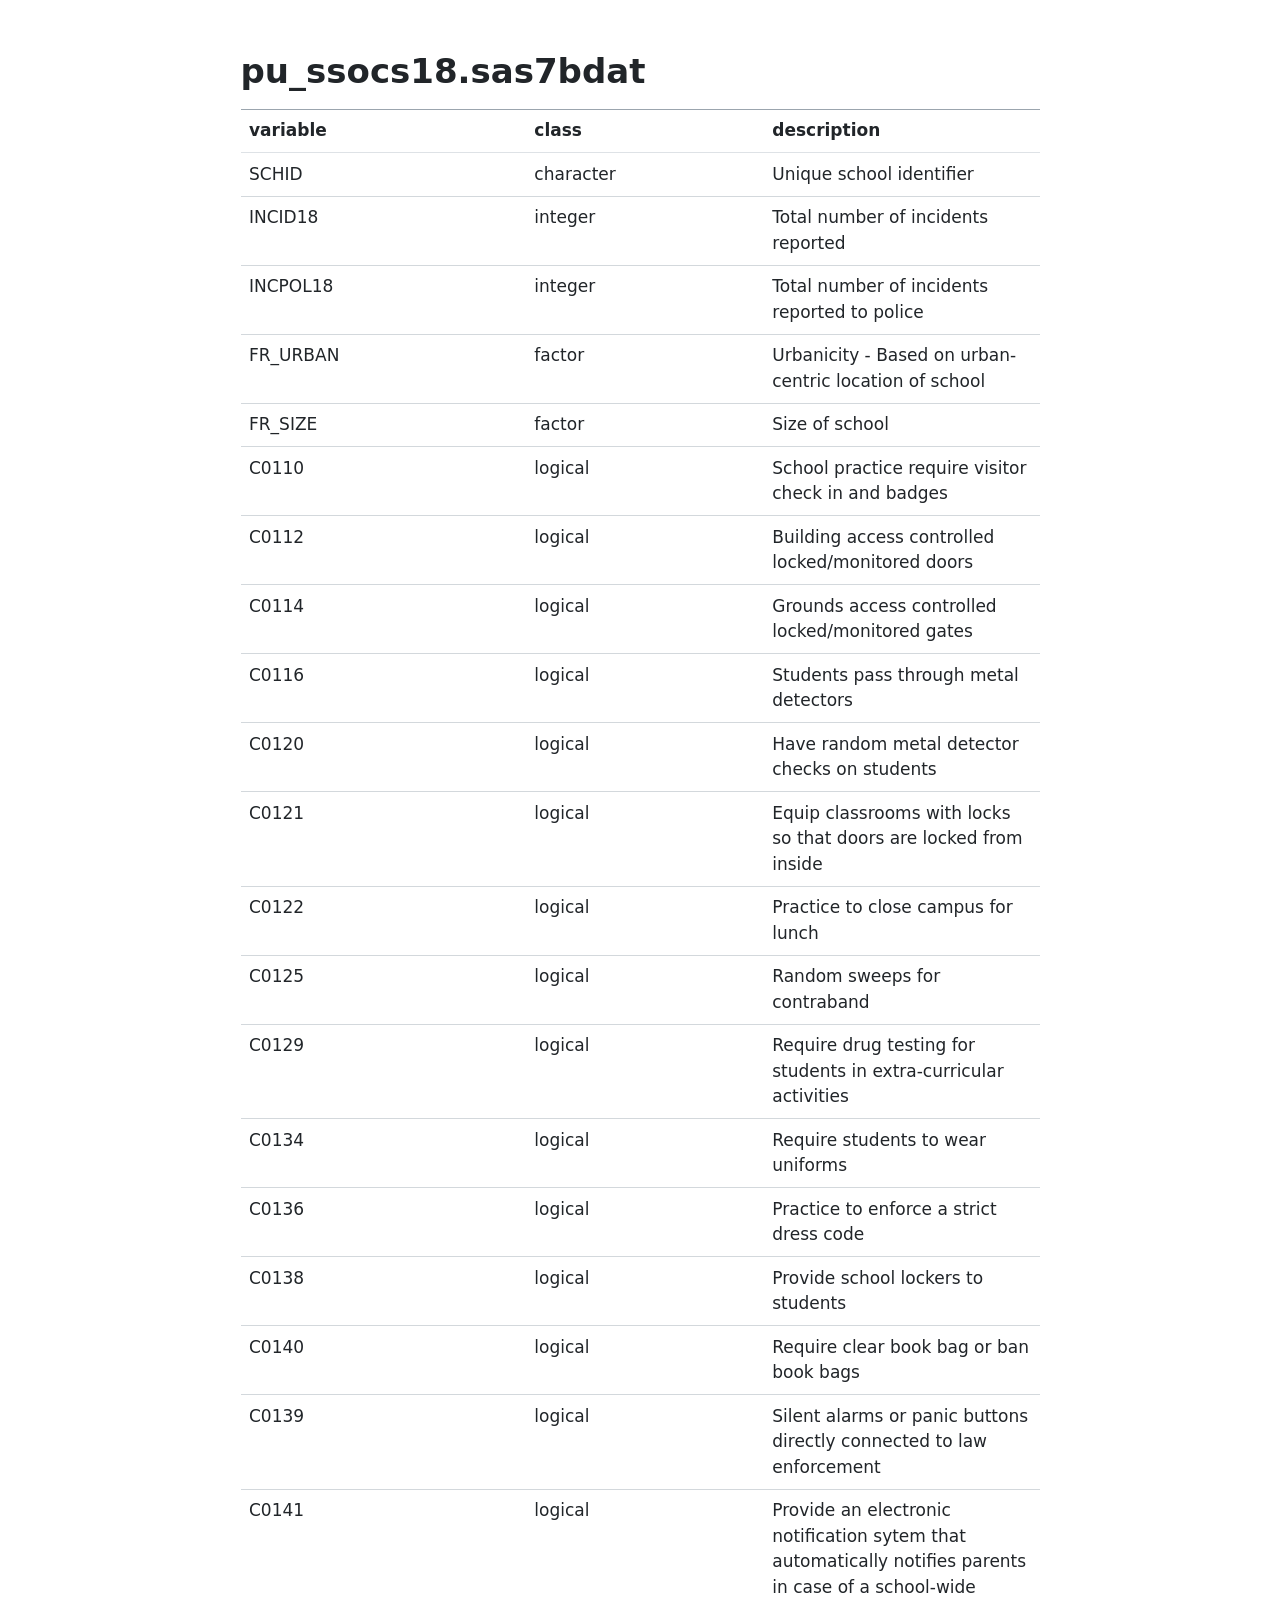
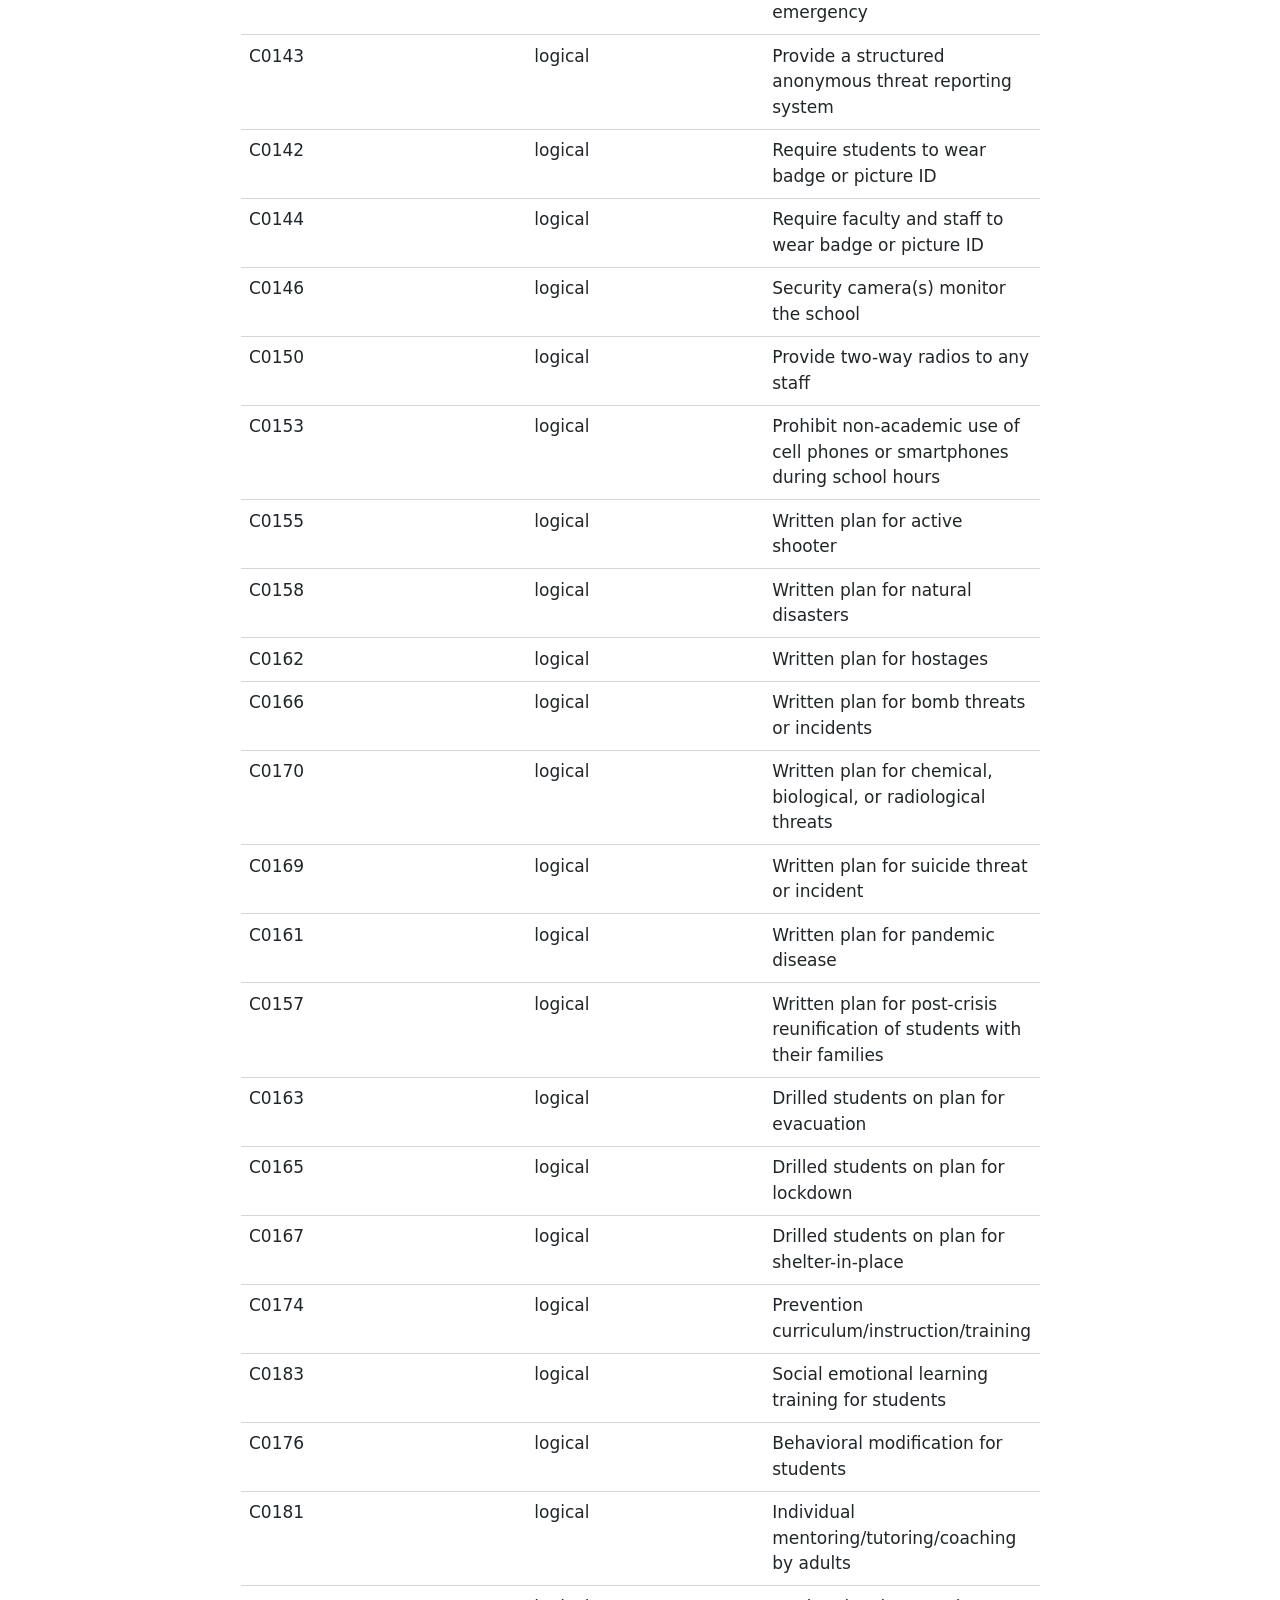
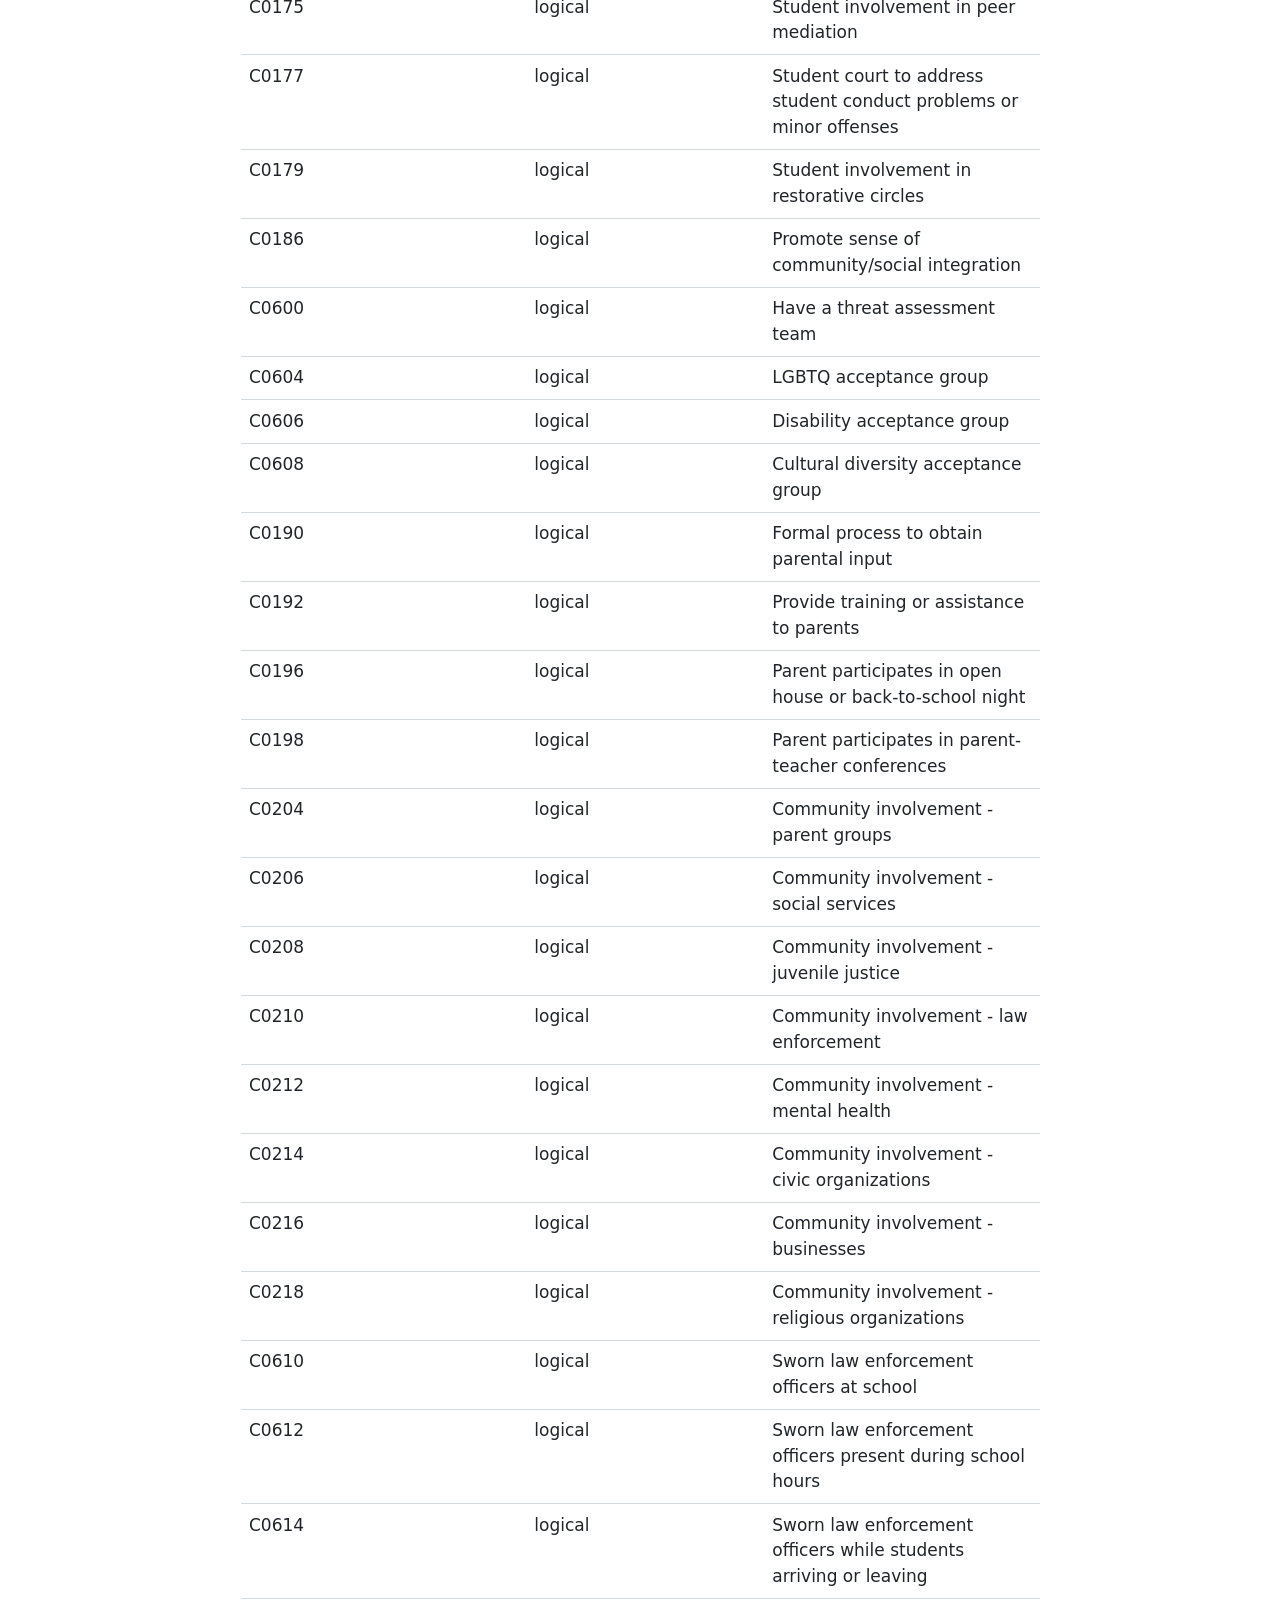
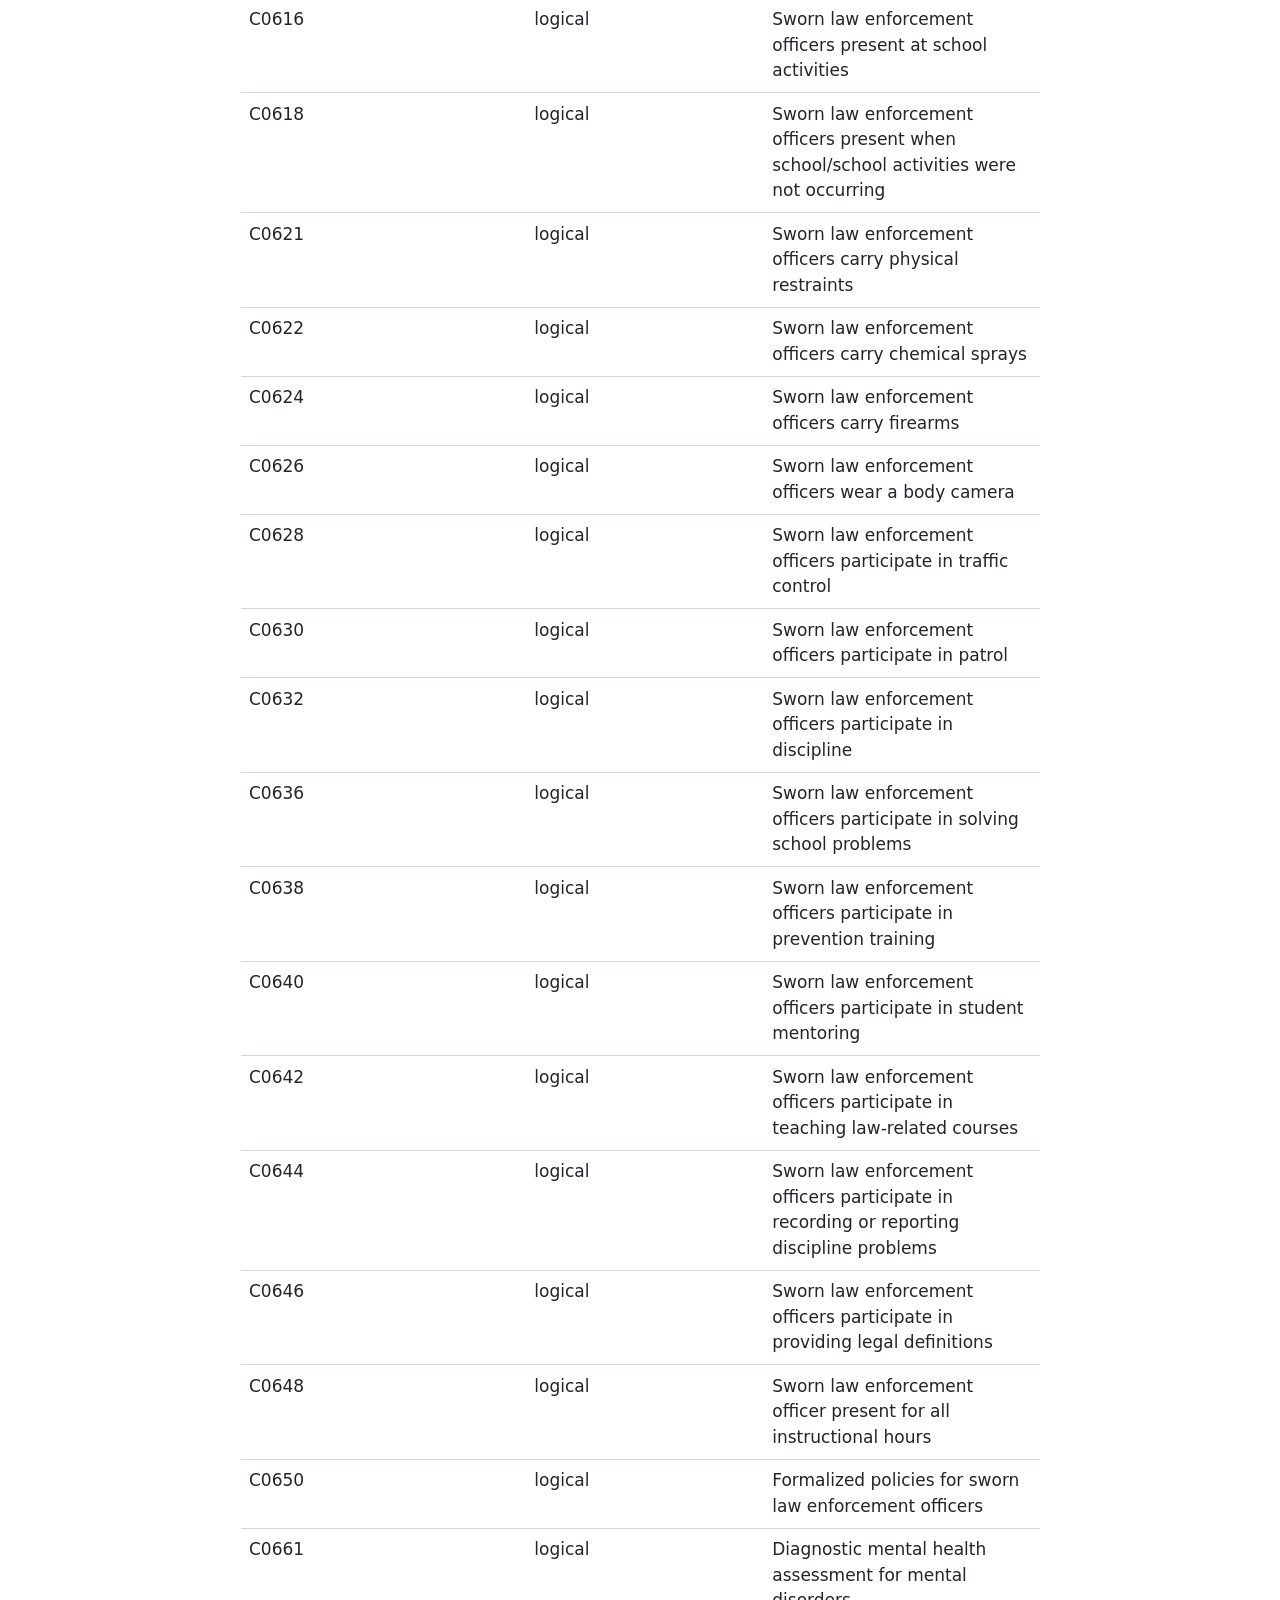
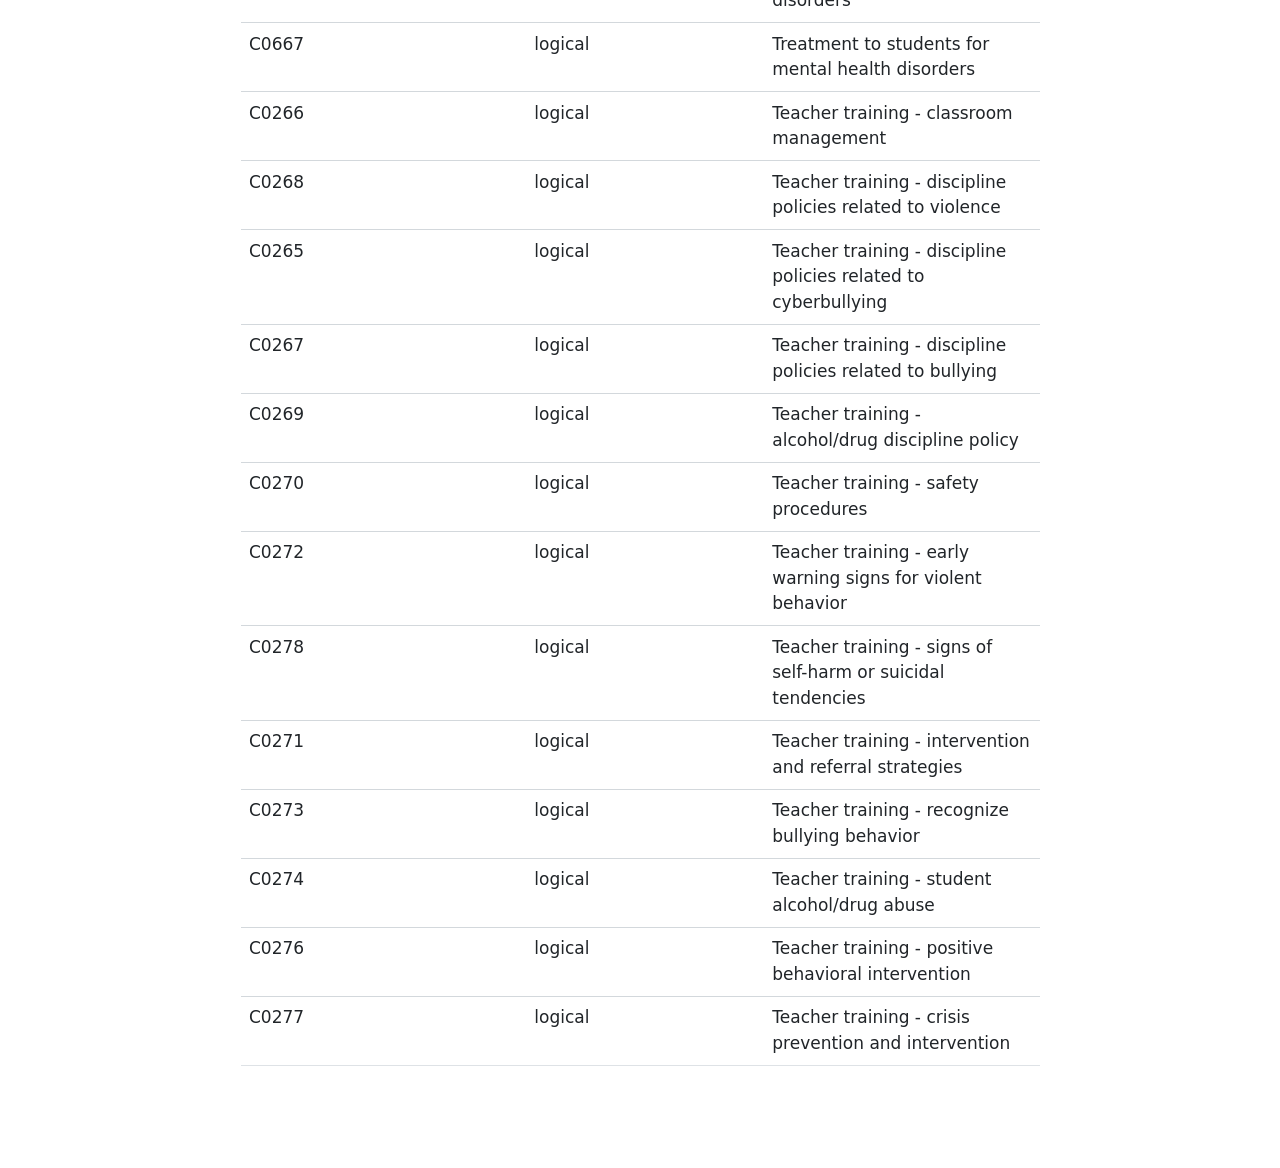
<file: data/README.html>
<!DOCTYPE html>
<html xmlns="http://www.w3.org/1999/xhtml" lang="en" xml:lang="en"><head>

<meta charset="utf-8">
<meta name="generator" content="quarto-1.4.514">

<meta name="viewport" content="width=device-width, initial-scale=1.0, user-scalable=yes">


<title>readme</title>
<style>
code{white-space: pre-wrap;}
span.smallcaps{font-variant: small-caps;}
div.columns{display: flex; gap: min(4vw, 1.5em);}
div.column{flex: auto; overflow-x: auto;}
div.hanging-indent{margin-left: 1.5em; text-indent: -1.5em;}
ul.task-list{list-style: none;}
ul.task-list li input[type="checkbox"] {
  width: 0.8em;
  margin: 0 0.8em 0.2em -1em; /* quarto-specific, see https://github.com/quarto-dev/quarto-cli/issues/4556 */ 
  vertical-align: middle;
}
</style>


<script src="README_files/libs/clipboard/clipboard.min.js"></script>
<script src="README_files/libs/quarto-html/quarto.js"></script>
<script src="README_files/libs/quarto-html/popper.min.js"></script>
<script src="README_files/libs/quarto-html/tippy.umd.min.js"></script>
<script src="README_files/libs/quarto-html/anchor.min.js"></script>
<link href="README_files/libs/quarto-html/tippy.css" rel="stylesheet">
<link href="README_files/libs/quarto-html/quarto-syntax-highlighting.css" rel="stylesheet" id="quarto-text-highlighting-styles">
<script src="README_files/libs/bootstrap/bootstrap.min.js"></script>
<link href="README_files/libs/bootstrap/bootstrap-icons.css" rel="stylesheet">
<link href="README_files/libs/bootstrap/bootstrap.min.css" rel="stylesheet" id="quarto-bootstrap" data-mode="light">


</head>

<body class="fullcontent">

<div id="quarto-content" class="page-columns page-rows-contents page-layout-article">

<main class="content" id="quarto-document-content">




<section id="pu_ssocs18.sas7bdat" class="level1">
<h1>pu_ssocs18.sas7bdat</h1>
<table class="table">
<colgroup>
<col style="width: 36%">
<col style="width: 30%">
<col style="width: 33%">
</colgroup>
<thead>
<tr class="header">
<th style="text-align: left;">variable</th>
<th style="text-align: left;">class</th>
<th style="text-align: left;">description</th>
</tr>
</thead>
<tbody>
<tr class="odd">
<td style="text-align: left;">SCHID</td>
<td style="text-align: left;">character</td>
<td style="text-align: left;">Unique school identifier</td>
</tr>
<tr class="even">
<td style="text-align: left;">INCID18</td>
<td style="text-align: left;">integer</td>
<td style="text-align: left;">Total number of incidents reported</td>
</tr>
<tr class="odd">
<td style="text-align: left;">INCPOL18</td>
<td style="text-align: left;">integer</td>
<td style="text-align: left;">Total number of incidents reported to police</td>
</tr>
<tr class="even">
<td style="text-align: left;">FR_URBAN</td>
<td style="text-align: left;">factor</td>
<td style="text-align: left;">Urbanicity - Based on urban-centric location of school</td>
</tr>
<tr class="odd">
<td style="text-align: left;">FR_SIZE</td>
<td style="text-align: left;">factor</td>
<td style="text-align: left;">Size of school</td>
</tr>
<tr class="even">
<td style="text-align: left;">C0110</td>
<td style="text-align: left;">logical</td>
<td style="text-align: left;">School practice require visitor check in and badges</td>
</tr>
<tr class="odd">
<td style="text-align: left;">C0112</td>
<td style="text-align: left;">logical</td>
<td style="text-align: left;">Building access controlled locked/monitored doors</td>
</tr>
<tr class="even">
<td style="text-align: left;">C0114</td>
<td style="text-align: left;">logical</td>
<td style="text-align: left;">Grounds access controlled locked/monitored gates</td>
</tr>
<tr class="odd">
<td style="text-align: left;">C0116</td>
<td style="text-align: left;">logical</td>
<td style="text-align: left;">Students pass through metal detectors</td>
</tr>
<tr class="even">
<td style="text-align: left;">C0120</td>
<td style="text-align: left;">logical</td>
<td style="text-align: left;">Have random metal detector checks on students</td>
</tr>
<tr class="odd">
<td style="text-align: left;">C0121</td>
<td style="text-align: left;">logical</td>
<td style="text-align: left;">Equip classrooms with locks so that doors are locked from inside</td>
</tr>
<tr class="even">
<td style="text-align: left;">C0122</td>
<td style="text-align: left;">logical</td>
<td style="text-align: left;">Practice to close campus for lunch</td>
</tr>
<tr class="odd">
<td style="text-align: left;">C0125</td>
<td style="text-align: left;">logical</td>
<td style="text-align: left;">Random sweeps for contraband</td>
</tr>
<tr class="even">
<td style="text-align: left;">C0129</td>
<td style="text-align: left;">logical</td>
<td style="text-align: left;">Require drug testing for students in extra-curricular activities</td>
</tr>
<tr class="odd">
<td style="text-align: left;">C0134</td>
<td style="text-align: left;">logical</td>
<td style="text-align: left;">Require students to wear uniforms</td>
</tr>
<tr class="even">
<td style="text-align: left;">C0136</td>
<td style="text-align: left;">logical</td>
<td style="text-align: left;">Practice to enforce a strict dress code</td>
</tr>
<tr class="odd">
<td style="text-align: left;">C0138</td>
<td style="text-align: left;">logical</td>
<td style="text-align: left;">Provide school lockers to students</td>
</tr>
<tr class="even">
<td style="text-align: left;">C0140</td>
<td style="text-align: left;">logical</td>
<td style="text-align: left;">Require clear book bag or ban book bags</td>
</tr>
<tr class="odd">
<td style="text-align: left;">C0139</td>
<td style="text-align: left;">logical</td>
<td style="text-align: left;">Silent alarms or panic buttons directly connected to law enforcement</td>
</tr>
<tr class="even">
<td style="text-align: left;">C0141</td>
<td style="text-align: left;">logical</td>
<td style="text-align: left;">Provide an electronic notification sytem that automatically notifies parents in case of a school-wide emergency</td>
</tr>
<tr class="odd">
<td style="text-align: left;">C0143</td>
<td style="text-align: left;">logical</td>
<td style="text-align: left;">Provide a structured anonymous threat reporting system</td>
</tr>
<tr class="even">
<td style="text-align: left;">C0142</td>
<td style="text-align: left;">logical</td>
<td style="text-align: left;">Require students to wear badge or picture ID</td>
</tr>
<tr class="odd">
<td style="text-align: left;">C0144</td>
<td style="text-align: left;">logical</td>
<td style="text-align: left;">Require faculty and staff to wear badge or picture ID</td>
</tr>
<tr class="even">
<td style="text-align: left;">C0146</td>
<td style="text-align: left;">logical</td>
<td style="text-align: left;">Security camera(s) monitor the school</td>
</tr>
<tr class="odd">
<td style="text-align: left;">C0150</td>
<td style="text-align: left;">logical</td>
<td style="text-align: left;">Provide two-way radios to any staff</td>
</tr>
<tr class="even">
<td style="text-align: left;">C0153</td>
<td style="text-align: left;">logical</td>
<td style="text-align: left;">Prohibit non-academic use of cell phones or smartphones during school hours</td>
</tr>
<tr class="odd">
<td style="text-align: left;">C0155</td>
<td style="text-align: left;">logical</td>
<td style="text-align: left;">Written plan for active shooter</td>
</tr>
<tr class="even">
<td style="text-align: left;">C0158</td>
<td style="text-align: left;">logical</td>
<td style="text-align: left;">Written plan for natural disasters</td>
</tr>
<tr class="odd">
<td style="text-align: left;">C0162</td>
<td style="text-align: left;">logical</td>
<td style="text-align: left;">Written plan for hostages</td>
</tr>
<tr class="even">
<td style="text-align: left;">C0166</td>
<td style="text-align: left;">logical</td>
<td style="text-align: left;">Written plan for bomb threats or incidents</td>
</tr>
<tr class="odd">
<td style="text-align: left;">C0170</td>
<td style="text-align: left;">logical</td>
<td style="text-align: left;">Written plan for chemical, biological, or radiological threats</td>
</tr>
<tr class="even">
<td style="text-align: left;">C0169</td>
<td style="text-align: left;">logical</td>
<td style="text-align: left;">Written plan for suicide threat or incident</td>
</tr>
<tr class="odd">
<td style="text-align: left;">C0161</td>
<td style="text-align: left;">logical</td>
<td style="text-align: left;">Written plan for pandemic disease</td>
</tr>
<tr class="even">
<td style="text-align: left;">C0157</td>
<td style="text-align: left;">logical</td>
<td style="text-align: left;">Written plan for post-crisis reunification of students with their families</td>
</tr>
<tr class="odd">
<td style="text-align: left;">C0163</td>
<td style="text-align: left;">logical</td>
<td style="text-align: left;">Drilled students on plan for evacuation</td>
</tr>
<tr class="even">
<td style="text-align: left;">C0165</td>
<td style="text-align: left;">logical</td>
<td style="text-align: left;">Drilled students on plan for lockdown</td>
</tr>
<tr class="odd">
<td style="text-align: left;">C0167</td>
<td style="text-align: left;">logical</td>
<td style="text-align: left;">Drilled students on plan for shelter-in-place</td>
</tr>
<tr class="even">
<td style="text-align: left;">C0174</td>
<td style="text-align: left;">logical</td>
<td style="text-align: left;">Prevention curriculum/instruction/training</td>
</tr>
<tr class="odd">
<td style="text-align: left;">C0183</td>
<td style="text-align: left;">logical</td>
<td style="text-align: left;">Social emotional learning training for students</td>
</tr>
<tr class="even">
<td style="text-align: left;">C0176</td>
<td style="text-align: left;">logical</td>
<td style="text-align: left;">Behavioral modification for students</td>
</tr>
<tr class="odd">
<td style="text-align: left;">C0181</td>
<td style="text-align: left;">logical</td>
<td style="text-align: left;">Individual mentoring/tutoring/coaching by adults</td>
</tr>
<tr class="even">
<td style="text-align: left;">C0175</td>
<td style="text-align: left;">logical</td>
<td style="text-align: left;">Student involvement in peer mediation</td>
</tr>
<tr class="odd">
<td style="text-align: left;">C0177</td>
<td style="text-align: left;">logical</td>
<td style="text-align: left;">Student court to address student conduct problems or minor offenses</td>
</tr>
<tr class="even">
<td style="text-align: left;">C0179</td>
<td style="text-align: left;">logical</td>
<td style="text-align: left;">Student involvement in restorative circles</td>
</tr>
<tr class="odd">
<td style="text-align: left;">C0186</td>
<td style="text-align: left;">logical</td>
<td style="text-align: left;">Promote sense of community/social integration</td>
</tr>
<tr class="even">
<td style="text-align: left;">C0600</td>
<td style="text-align: left;">logical</td>
<td style="text-align: left;">Have a threat assessment team</td>
</tr>
<tr class="odd">
<td style="text-align: left;">C0604</td>
<td style="text-align: left;">logical</td>
<td style="text-align: left;">LGBTQ acceptance group</td>
</tr>
<tr class="even">
<td style="text-align: left;">C0606</td>
<td style="text-align: left;">logical</td>
<td style="text-align: left;">Disability acceptance group</td>
</tr>
<tr class="odd">
<td style="text-align: left;">C0608</td>
<td style="text-align: left;">logical</td>
<td style="text-align: left;">Cultural diversity acceptance group</td>
</tr>
<tr class="even">
<td style="text-align: left;">C0190</td>
<td style="text-align: left;">logical</td>
<td style="text-align: left;">Formal process to obtain parental input</td>
</tr>
<tr class="odd">
<td style="text-align: left;">C0192</td>
<td style="text-align: left;">logical</td>
<td style="text-align: left;">Provide training or assistance to parents</td>
</tr>
<tr class="even">
<td style="text-align: left;">C0196</td>
<td style="text-align: left;">logical</td>
<td style="text-align: left;">Parent participates in open house or back-to-school night</td>
</tr>
<tr class="odd">
<td style="text-align: left;">C0198</td>
<td style="text-align: left;">logical</td>
<td style="text-align: left;">Parent participates in parent-teacher conferences</td>
</tr>
<tr class="even">
<td style="text-align: left;">C0204</td>
<td style="text-align: left;">logical</td>
<td style="text-align: left;">Community involvement - parent groups</td>
</tr>
<tr class="odd">
<td style="text-align: left;">C0206</td>
<td style="text-align: left;">logical</td>
<td style="text-align: left;">Community involvement - social services</td>
</tr>
<tr class="even">
<td style="text-align: left;">C0208</td>
<td style="text-align: left;">logical</td>
<td style="text-align: left;">Community involvement - juvenile justice</td>
</tr>
<tr class="odd">
<td style="text-align: left;">C0210</td>
<td style="text-align: left;">logical</td>
<td style="text-align: left;">Community involvement - law enforcement</td>
</tr>
<tr class="even">
<td style="text-align: left;">C0212</td>
<td style="text-align: left;">logical</td>
<td style="text-align: left;">Community involvement - mental health</td>
</tr>
<tr class="odd">
<td style="text-align: left;">C0214</td>
<td style="text-align: left;">logical</td>
<td style="text-align: left;">Community involvement - civic organizations</td>
</tr>
<tr class="even">
<td style="text-align: left;">C0216</td>
<td style="text-align: left;">logical</td>
<td style="text-align: left;">Community involvement - businesses</td>
</tr>
<tr class="odd">
<td style="text-align: left;">C0218</td>
<td style="text-align: left;">logical</td>
<td style="text-align: left;">Community involvement - religious organizations</td>
</tr>
<tr class="even">
<td style="text-align: left;">C0610</td>
<td style="text-align: left;">logical</td>
<td style="text-align: left;">Sworn law enforcement officers at school</td>
</tr>
<tr class="odd">
<td style="text-align: left;">C0612</td>
<td style="text-align: left;">logical</td>
<td style="text-align: left;">Sworn law enforcement officers present during school hours</td>
</tr>
<tr class="even">
<td style="text-align: left;">C0614</td>
<td style="text-align: left;">logical</td>
<td style="text-align: left;">Sworn law enforcement officers while students arriving or leaving</td>
</tr>
<tr class="odd">
<td style="text-align: left;">C0616</td>
<td style="text-align: left;">logical</td>
<td style="text-align: left;">Sworn law enforcement officers present at school activities</td>
</tr>
<tr class="even">
<td style="text-align: left;">C0618</td>
<td style="text-align: left;">logical</td>
<td style="text-align: left;">Sworn law enforcement officers present when school/school activities were not occurring</td>
</tr>
<tr class="odd">
<td style="text-align: left;">C0621</td>
<td style="text-align: left;">logical</td>
<td style="text-align: left;">Sworn law enforcement officers carry physical restraints</td>
</tr>
<tr class="even">
<td style="text-align: left;">C0622</td>
<td style="text-align: left;">logical</td>
<td style="text-align: left;">Sworn law enforcement officers carry chemical sprays</td>
</tr>
<tr class="odd">
<td style="text-align: left;">C0624</td>
<td style="text-align: left;">logical</td>
<td style="text-align: left;">Sworn law enforcement officers carry firearms</td>
</tr>
<tr class="even">
<td style="text-align: left;">C0626</td>
<td style="text-align: left;">logical</td>
<td style="text-align: left;">Sworn law enforcement officers wear a body camera</td>
</tr>
<tr class="odd">
<td style="text-align: left;">C0628</td>
<td style="text-align: left;">logical</td>
<td style="text-align: left;">Sworn law enforcement officers participate in traffic control</td>
</tr>
<tr class="even">
<td style="text-align: left;">C0630</td>
<td style="text-align: left;">logical</td>
<td style="text-align: left;">Sworn law enforcement officers participate in patrol</td>
</tr>
<tr class="odd">
<td style="text-align: left;">C0632</td>
<td style="text-align: left;">logical</td>
<td style="text-align: left;">Sworn law enforcement officers participate in discipline</td>
</tr>
<tr class="even">
<td style="text-align: left;">C0636</td>
<td style="text-align: left;">logical</td>
<td style="text-align: left;">Sworn law enforcement officers participate in solving school problems</td>
</tr>
<tr class="odd">
<td style="text-align: left;">C0638</td>
<td style="text-align: left;">logical</td>
<td style="text-align: left;">Sworn law enforcement officers participate in prevention training</td>
</tr>
<tr class="even">
<td style="text-align: left;">C0640</td>
<td style="text-align: left;">logical</td>
<td style="text-align: left;">Sworn law enforcement officers participate in student mentoring</td>
</tr>
<tr class="odd">
<td style="text-align: left;">C0642</td>
<td style="text-align: left;">logical</td>
<td style="text-align: left;">Sworn law enforcement officers participate in teaching law-related courses</td>
</tr>
<tr class="even">
<td style="text-align: left;">C0644</td>
<td style="text-align: left;">logical</td>
<td style="text-align: left;">Sworn law enforcement officers participate in recording or reporting discipline problems</td>
</tr>
<tr class="odd">
<td style="text-align: left;">C0646</td>
<td style="text-align: left;">logical</td>
<td style="text-align: left;">Sworn law enforcement officers participate in providing legal definitions</td>
</tr>
<tr class="even">
<td style="text-align: left;">C0648</td>
<td style="text-align: left;">logical</td>
<td style="text-align: left;">Sworn law enforcement officer present for all instructional hours</td>
</tr>
<tr class="odd">
<td style="text-align: left;">C0650</td>
<td style="text-align: left;">logical</td>
<td style="text-align: left;">Formalized policies for sworn law enforcement officers</td>
</tr>
<tr class="even">
<td style="text-align: left;">C0661</td>
<td style="text-align: left;">logical</td>
<td style="text-align: left;">Diagnostic mental health assessment for mental disorders</td>
</tr>
<tr class="odd">
<td style="text-align: left;">C0667</td>
<td style="text-align: left;">logical</td>
<td style="text-align: left;">Treatment to students for mental health disorders</td>
</tr>
<tr class="even">
<td style="text-align: left;">C0266</td>
<td style="text-align: left;">logical</td>
<td style="text-align: left;">Teacher training - classroom management</td>
</tr>
<tr class="odd">
<td style="text-align: left;">C0268</td>
<td style="text-align: left;">logical</td>
<td style="text-align: left;">Teacher training - discipline policies related to violence</td>
</tr>
<tr class="even">
<td style="text-align: left;">C0265</td>
<td style="text-align: left;">logical</td>
<td style="text-align: left;">Teacher training - discipline policies related to cyberbullying</td>
</tr>
<tr class="odd">
<td style="text-align: left;">C0267</td>
<td style="text-align: left;">logical</td>
<td style="text-align: left;">Teacher training - discipline policies related to bullying</td>
</tr>
<tr class="even">
<td style="text-align: left;">C0269</td>
<td style="text-align: left;">logical</td>
<td style="text-align: left;">Teacher training - alcohol/drug discipline policy</td>
</tr>
<tr class="odd">
<td style="text-align: left;">C0270</td>
<td style="text-align: left;">logical</td>
<td style="text-align: left;">Teacher training - safety procedures</td>
</tr>
<tr class="even">
<td style="text-align: left;">C0272</td>
<td style="text-align: left;">logical</td>
<td style="text-align: left;">Teacher training - early warning signs for violent behavior</td>
</tr>
<tr class="odd">
<td style="text-align: left;">C0278</td>
<td style="text-align: left;">logical</td>
<td style="text-align: left;">Teacher training - signs of self-harm or suicidal tendencies</td>
</tr>
<tr class="even">
<td style="text-align: left;">C0271</td>
<td style="text-align: left;">logical</td>
<td style="text-align: left;">Teacher training - intervention and referral strategies</td>
</tr>
<tr class="odd">
<td style="text-align: left;">C0273</td>
<td style="text-align: left;">logical</td>
<td style="text-align: left;">Teacher training - recognize bullying behavior</td>
</tr>
<tr class="even">
<td style="text-align: left;">C0274</td>
<td style="text-align: left;">logical</td>
<td style="text-align: left;">Teacher training - student alcohol/drug abuse</td>
</tr>
<tr class="odd">
<td style="text-align: left;">C0276</td>
<td style="text-align: left;">logical</td>
<td style="text-align: left;">Teacher training - positive behavioral intervention</td>
</tr>
<tr class="even">
<td style="text-align: left;">C0277</td>
<td style="text-align: left;">logical</td>
<td style="text-align: left;">Teacher training - crisis prevention and intervention</td>
</tr>
</tbody>
</table>
</section>

</main>
<!-- /main column -->
<script id="quarto-html-after-body" type="application/javascript">
window.document.addEventListener("DOMContentLoaded", function (event) {
  const toggleBodyColorMode = (bsSheetEl) => {
    const mode = bsSheetEl.getAttribute("data-mode");
    const bodyEl = window.document.querySelector("body");
    if (mode === "dark") {
      bodyEl.classList.add("quarto-dark");
      bodyEl.classList.remove("quarto-light");
    } else {
      bodyEl.classList.add("quarto-light");
      bodyEl.classList.remove("quarto-dark");
    }
  }
  const toggleBodyColorPrimary = () => {
    const bsSheetEl = window.document.querySelector("link#quarto-bootstrap");
    if (bsSheetEl) {
      toggleBodyColorMode(bsSheetEl);
    }
  }
  toggleBodyColorPrimary();  
  const icon = "";
  const anchorJS = new window.AnchorJS();
  anchorJS.options = {
    placement: 'right',
    icon: icon
  };
  anchorJS.add('.anchored');
  const isCodeAnnotation = (el) => {
    for (const clz of el.classList) {
      if (clz.startsWith('code-annotation-')) {                     
        return true;
      }
    }
    return false;
  }
  const clipboard = new window.ClipboardJS('.code-copy-button', {
    text: function(trigger) {
      const codeEl = trigger.previousElementSibling.cloneNode(true);
      for (const childEl of codeEl.children) {
        if (isCodeAnnotation(childEl)) {
          childEl.remove();
        }
      }
      return codeEl.innerText;
    }
  });
  clipboard.on('success', function(e) {
    // button target
    const button = e.trigger;
    // don't keep focus
    button.blur();
    // flash "checked"
    button.classList.add('code-copy-button-checked');
    var currentTitle = button.getAttribute("title");
    button.setAttribute("title", "Copied!");
    let tooltip;
    if (window.bootstrap) {
      button.setAttribute("data-bs-toggle", "tooltip");
      button.setAttribute("data-bs-placement", "left");
      button.setAttribute("data-bs-title", "Copied!");
      tooltip = new bootstrap.Tooltip(button, 
        { trigger: "manual", 
          customClass: "code-copy-button-tooltip",
          offset: [0, -8]});
      tooltip.show();    
    }
    setTimeout(function() {
      if (tooltip) {
        tooltip.hide();
        button.removeAttribute("data-bs-title");
        button.removeAttribute("data-bs-toggle");
        button.removeAttribute("data-bs-placement");
      }
      button.setAttribute("title", currentTitle);
      button.classList.remove('code-copy-button-checked');
    }, 1000);
    // clear code selection
    e.clearSelection();
  });
  function tippyHover(el, contentFn, onTriggerFn, onUntriggerFn) {
    const config = {
      allowHTML: true,
      maxWidth: 500,
      delay: 100,
      arrow: false,
      appendTo: function(el) {
          return el.parentElement;
      },
      interactive: true,
      interactiveBorder: 10,
      theme: 'quarto',
      placement: 'bottom-start',
    };
    if (contentFn) {
      config.content = contentFn;
    }
    if (onTriggerFn) {
      config.onTrigger = onTriggerFn;
    }
    if (onUntriggerFn) {
      config.onUntrigger = onUntriggerFn;
    }
    window.tippy(el, config); 
  }
  const noterefs = window.document.querySelectorAll('a[role="doc-noteref"]');
  for (var i=0; i<noterefs.length; i++) {
    const ref = noterefs[i];
    tippyHover(ref, function() {
      // use id or data attribute instead here
      let href = ref.getAttribute('data-footnote-href') || ref.getAttribute('href');
      try { href = new URL(href).hash; } catch {}
      const id = href.replace(/^#\/?/, "");
      const note = window.document.getElementById(id);
      return note.innerHTML;
    });
  }
  const xrefs = window.document.querySelectorAll('a.quarto-xref');
  const processXRef = (id, note) => {
    // Strip column container classes
    const stripColumnClz = (el) => {
      el.classList.remove("page-full", "page-columns");
      if (el.children) {
        for (const child of el.children) {
          stripColumnClz(child);
        }
      }
    }
    stripColumnClz(note)
    const typesetMath = (el) => {
      if (window.MathJax) {
        // MathJax Typeset
        window.MathJax.typeset([el]);
      } else if (window.katex) {
        // KaTeX Render
        var mathElements = el.getElementsByClassName("math");
        var macros = [];
        for (var i = 0; i < mathElements.length; i++) {
          var texText = mathElements[i].firstChild;
          if (mathElements[i].tagName == "SPAN") {
            window.katex.render(texText.data, mathElements[i], {
              displayMode: mathElements[i].classList.contains('display'),
              throwOnError: false,
              macros: macros,
              fleqn: false
            });
          }
        }
      }
    }
    if (id === null || id.startsWith('sec-')) {
      // Special case sections, only their first couple elements
      const container = document.createElement("div");
      if (note.children && note.children.length > 2) {
        container.appendChild(note.children[0].cloneNode(true));
        for (let i = 1; i < note.children.length; i++) {
          const child = note.children[i];
          if (child.tagName === "P" && child.innerText === "") {
            continue;
          } else {
            container.appendChild(child.cloneNode(true));
            break;
          }
        }
        typesetMath(container);
        return container.innerHTML
      } else {
        typesetMath(note);
        return note.innerHTML;
      }
    } else {
      // Remove any anchor links if they are present
      const anchorLink = note.querySelector('a.anchorjs-link');
      if (anchorLink) {
        anchorLink.remove();
      }
      typesetMath(note);
      return note.innerHTML;
    }
  }
  for (var i=0; i<xrefs.length; i++) {
    const xref = xrefs[i];
    tippyHover(xref, undefined, function(instance) {
      instance.disable();
      let url = xref.getAttribute('href');
      let hash = undefined; 
      if (url.startsWith('#')) {
        hash = url;
      } else {
        try { hash = new URL(url).hash; } catch {}
      }
      if (hash) {
        const id = hash.replace(/^#\/?/, "");
        const note = window.document.getElementById(id);
        if (note !== null) {
          try {
            const html = processXRef(id, note.cloneNode(true));
            instance.setContent(html);
          } finally {
            instance.enable();
            instance.show();
          }
        } else {
          // See if we can fetch this
          fetch(url.split('#')[0])
          .then(res => res.text())
          .then(html => {
            const parser = new DOMParser();
            const htmlDoc = parser.parseFromString(html, "text/html");
            const note = htmlDoc.getElementById(id);
            if (note !== null) {
              const html = processXRef(id, note);
              instance.setContent(html);
            } 
          }).finally(() => {
            instance.enable();
            instance.show();
          });
        }
      } else {
        // See if we can fetch a full url (with no hash to target)
        // This is a special case and we should probably do some content thinning / targeting
        fetch(url)
        .then(res => res.text())
        .then(html => {
          const parser = new DOMParser();
          const htmlDoc = parser.parseFromString(html, "text/html");
          const note = htmlDoc.querySelector('main.content');
          if (note !== null) {
            // This should only happen for chapter cross references
            // (since there is no id in the URL)
            // remove the first header
            if (note.children.length > 0 && note.children[0].tagName === "HEADER") {
              note.children[0].remove();
            }
            const html = processXRef(null, note);
            instance.setContent(html);
          } 
        }).finally(() => {
          instance.enable();
          instance.show();
        });
      }
    }, function(instance) {
    });
  }
      let selectedAnnoteEl;
      const selectorForAnnotation = ( cell, annotation) => {
        let cellAttr = 'data-code-cell="' + cell + '"';
        let lineAttr = 'data-code-annotation="' +  annotation + '"';
        const selector = 'span[' + cellAttr + '][' + lineAttr + ']';
        return selector;
      }
      const selectCodeLines = (annoteEl) => {
        const doc = window.document;
        const targetCell = annoteEl.getAttribute("data-target-cell");
        const targetAnnotation = annoteEl.getAttribute("data-target-annotation");
        const annoteSpan = window.document.querySelector(selectorForAnnotation(targetCell, targetAnnotation));
        const lines = annoteSpan.getAttribute("data-code-lines").split(",");
        const lineIds = lines.map((line) => {
          return targetCell + "-" + line;
        })
        let top = null;
        let height = null;
        let parent = null;
        if (lineIds.length > 0) {
            //compute the position of the single el (top and bottom and make a div)
            const el = window.document.getElementById(lineIds[0]);
            top = el.offsetTop;
            height = el.offsetHeight;
            parent = el.parentElement.parentElement;
          if (lineIds.length > 1) {
            const lastEl = window.document.getElementById(lineIds[lineIds.length - 1]);
            const bottom = lastEl.offsetTop + lastEl.offsetHeight;
            height = bottom - top;
          }
          if (top !== null && height !== null && parent !== null) {
            // cook up a div (if necessary) and position it 
            let div = window.document.getElementById("code-annotation-line-highlight");
            if (div === null) {
              div = window.document.createElement("div");
              div.setAttribute("id", "code-annotation-line-highlight");
              div.style.position = 'absolute';
              parent.appendChild(div);
            }
            div.style.top = top - 2 + "px";
            div.style.height = height + 4 + "px";
            div.style.left = 0;
            let gutterDiv = window.document.getElementById("code-annotation-line-highlight-gutter");
            if (gutterDiv === null) {
              gutterDiv = window.document.createElement("div");
              gutterDiv.setAttribute("id", "code-annotation-line-highlight-gutter");
              gutterDiv.style.position = 'absolute';
              const codeCell = window.document.getElementById(targetCell);
              const gutter = codeCell.querySelector('.code-annotation-gutter');
              gutter.appendChild(gutterDiv);
            }
            gutterDiv.style.top = top - 2 + "px";
            gutterDiv.style.height = height + 4 + "px";
          }
          selectedAnnoteEl = annoteEl;
        }
      };
      const unselectCodeLines = () => {
        const elementsIds = ["code-annotation-line-highlight", "code-annotation-line-highlight-gutter"];
        elementsIds.forEach((elId) => {
          const div = window.document.getElementById(elId);
          if (div) {
            div.remove();
          }
        });
        selectedAnnoteEl = undefined;
      };
        // Handle positioning of the toggle
    window.addEventListener(
      "resize",
      throttle(() => {
        elRect = undefined;
        if (selectedAnnoteEl) {
          selectCodeLines(selectedAnnoteEl);
        }
      }, 10)
    );
    function throttle(fn, ms) {
    let throttle = false;
    let timer;
      return (...args) => {
        if(!throttle) { // first call gets through
            fn.apply(this, args);
            throttle = true;
        } else { // all the others get throttled
            if(timer) clearTimeout(timer); // cancel #2
            timer = setTimeout(() => {
              fn.apply(this, args);
              timer = throttle = false;
            }, ms);
        }
      };
    }
      // Attach click handler to the DT
      const annoteDls = window.document.querySelectorAll('dt[data-target-cell]');
      for (const annoteDlNode of annoteDls) {
        annoteDlNode.addEventListener('click', (event) => {
          const clickedEl = event.target;
          if (clickedEl !== selectedAnnoteEl) {
            unselectCodeLines();
            const activeEl = window.document.querySelector('dt[data-target-cell].code-annotation-active');
            if (activeEl) {
              activeEl.classList.remove('code-annotation-active');
            }
            selectCodeLines(clickedEl);
            clickedEl.classList.add('code-annotation-active');
          } else {
            // Unselect the line
            unselectCodeLines();
            clickedEl.classList.remove('code-annotation-active');
          }
        });
      }
  const findCites = (el) => {
    const parentEl = el.parentElement;
    if (parentEl) {
      const cites = parentEl.dataset.cites;
      if (cites) {
        return {
          el,
          cites: cites.split(' ')
        };
      } else {
        return findCites(el.parentElement)
      }
    } else {
      return undefined;
    }
  };
  var bibliorefs = window.document.querySelectorAll('a[role="doc-biblioref"]');
  for (var i=0; i<bibliorefs.length; i++) {
    const ref = bibliorefs[i];
    const citeInfo = findCites(ref);
    if (citeInfo) {
      tippyHover(citeInfo.el, function() {
        var popup = window.document.createElement('div');
        citeInfo.cites.forEach(function(cite) {
          var citeDiv = window.document.createElement('div');
          citeDiv.classList.add('hanging-indent');
          citeDiv.classList.add('csl-entry');
          var biblioDiv = window.document.getElementById('ref-' + cite);
          if (biblioDiv) {
            citeDiv.innerHTML = biblioDiv.innerHTML;
          }
          popup.appendChild(citeDiv);
        });
        return popup.innerHTML;
      });
    }
  }
});
</script>
</div> <!-- /content -->




</body></html>
</file>
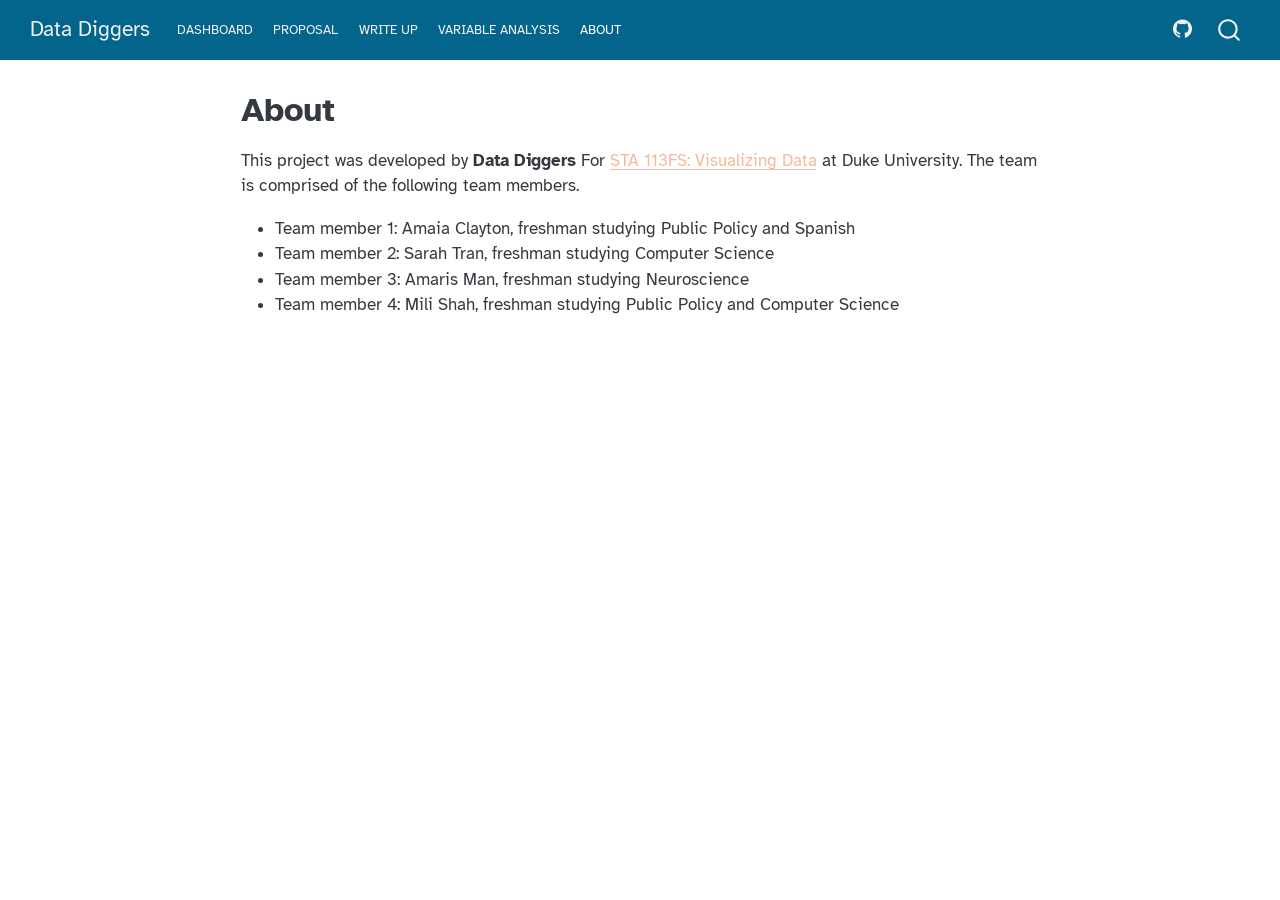
<file: docs/about.html>
<!DOCTYPE html>
<html xmlns="http://www.w3.org/1999/xhtml" lang="en" xml:lang="en"><head>

<meta charset="utf-8">
<meta name="generator" content="quarto-1.4.526">

<meta name="viewport" content="width=device-width, initial-scale=1.0, user-scalable=yes">


<title>Data Diggers - About</title>
<style>
code{white-space: pre-wrap;}
span.smallcaps{font-variant: small-caps;}
div.columns{display: flex; gap: min(4vw, 1.5em);}
div.column{flex: auto; overflow-x: auto;}
div.hanging-indent{margin-left: 1.5em; text-indent: -1.5em;}
ul.task-list{list-style: none;}
ul.task-list li input[type="checkbox"] {
  width: 0.8em;
  margin: 0 0.8em 0.2em -1em; /* quarto-specific, see https://github.com/quarto-dev/quarto-cli/issues/4556 */ 
  vertical-align: middle;
}
</style>


<script src="site_libs/quarto-nav/quarto-nav.js"></script>
<script src="site_libs/quarto-nav/headroom.min.js"></script>
<script src="site_libs/clipboard/clipboard.min.js"></script>
<script src="site_libs/quarto-search/autocomplete.umd.js"></script>
<script src="site_libs/quarto-search/fuse.min.js"></script>
<script src="site_libs/quarto-search/quarto-search.js"></script>
<meta name="quarto:offset" content="./">
<script src="site_libs/quarto-html/quarto.js"></script>
<script src="site_libs/quarto-html/popper.min.js"></script>
<script src="site_libs/quarto-html/tippy.umd.min.js"></script>
<script src="site_libs/quarto-html/anchor.min.js"></script>
<link href="site_libs/quarto-html/tippy.css" rel="stylesheet">
<link href="site_libs/quarto-html/quarto-syntax-highlighting.css" rel="stylesheet" id="quarto-text-highlighting-styles">
<script src="site_libs/bootstrap/bootstrap.min.js"></script>
<link href="site_libs/bootstrap/bootstrap-icons.css" rel="stylesheet">
<link href="site_libs/bootstrap/bootstrap.min.css" rel="stylesheet" id="quarto-bootstrap" data-mode="light">
<script id="quarto-search-options" type="application/json">{
  "location": "navbar",
  "copy-button": false,
  "collapse-after": 3,
  "panel-placement": "end",
  "type": "overlay",
  "limit": 50,
  "keyboard-shortcut": [
    "f",
    "/",
    "s"
  ],
  "show-item-context": false,
  "language": {
    "search-no-results-text": "No results",
    "search-matching-documents-text": "matching documents",
    "search-copy-link-title": "Copy link to search",
    "search-hide-matches-text": "Hide additional matches",
    "search-more-match-text": "more match in this document",
    "search-more-matches-text": "more matches in this document",
    "search-clear-button-title": "Clear",
    "search-text-placeholder": "",
    "search-detached-cancel-button-title": "Cancel",
    "search-submit-button-title": "Submit",
    "search-label": "Search"
  }
}</script>


</head>

<body class="nav-fixed fullcontent">

<div id="quarto-search-results"></div>
  <header id="quarto-header" class="headroom fixed-top">
    <nav class="navbar navbar-expand-lg " data-bs-theme="dark">
      <div class="navbar-container container-fluid">
      <div class="navbar-brand-container mx-auto">
    <a class="navbar-brand" href="./index.html">
    <span class="navbar-title">Data Diggers</span>
    </a>
  </div>
            <div id="quarto-search" class="" title="Search"></div>
          <button class="navbar-toggler" type="button" data-bs-toggle="collapse" data-bs-target="#navbarCollapse" aria-controls="navbarCollapse" aria-expanded="false" aria-label="Toggle navigation" onclick="if (window.quartoToggleHeadroom) { window.quartoToggleHeadroom(); }">
  <span class="navbar-toggler-icon"></span>
</button>
          <div class="collapse navbar-collapse" id="navbarCollapse">
            <ul class="navbar-nav navbar-nav-scroll me-auto">
  <li class="nav-item">
    <a class="nav-link" href="./index.html"> 
<span class="menu-text">Dashboard</span></a>
  </li>  
  <li class="nav-item">
    <a class="nav-link" href="./proposal.html"> 
<span class="menu-text">Proposal</span></a>
  </li>  
  <li class="nav-item">
    <a class="nav-link" href="./project.html"> 
<span class="menu-text">Write Up</span></a>
  </li>  
  <li class="nav-item">
    <a class="nav-link" href="./variables.html"> 
<span class="menu-text">Variable Analysis</span></a>
  </li>  
  <li class="nav-item">
    <a class="nav-link active" href="./about.html" aria-current="page"> 
<span class="menu-text">About</span></a>
  </li>  
</ul>
            <ul class="navbar-nav navbar-nav-scroll ms-auto">
  <li class="nav-item compact">
    <a class="nav-link" href="https://github.com/sta113-f23/project-2-data-diggers"> <i class="bi bi-github" role="img">
</i> 
<span class="menu-text"></span></a>
  </li>  
</ul>
          </div> <!-- /navcollapse -->
          <div class="quarto-navbar-tools">
</div>
      </div> <!-- /container-fluid -->
    </nav>
</header>
<!-- content -->
<div id="quarto-content" class="quarto-container page-columns page-rows-contents page-layout-article page-navbar">
<!-- sidebar -->
<!-- margin-sidebar -->
    
<!-- main -->
<main class="content" id="quarto-document-content">

<header id="title-block-header" class="quarto-title-block default">
<div class="quarto-title">
<h1 class="title">About</h1>
</div>



<div class="quarto-title-meta">

    
  
    
  </div>
  


</header>


<p>This project was developed by <strong>Data Diggers</strong> For <a href="#0">STA 113FS: Visualizing Data</a> at Duke University. The team is comprised of the following team members.</p>
<ul>
<li>Team member 1: Amaia Clayton, freshman studying Public Policy and Spanish</li>
<li>Team member 2: Sarah Tran, freshman studying Computer Science</li>
<li>Team member 3: Amaris Man, freshman studying Neuroscience</li>
<li>Team member 4: Mili Shah, freshman studying Public Policy and Computer Science</li>
</ul>



</main> <!-- /main -->
<script id="quarto-html-after-body" type="application/javascript">
window.document.addEventListener("DOMContentLoaded", function (event) {
  const toggleBodyColorMode = (bsSheetEl) => {
    const mode = bsSheetEl.getAttribute("data-mode");
    const bodyEl = window.document.querySelector("body");
    if (mode === "dark") {
      bodyEl.classList.add("quarto-dark");
      bodyEl.classList.remove("quarto-light");
    } else {
      bodyEl.classList.add("quarto-light");
      bodyEl.classList.remove("quarto-dark");
    }
  }
  const toggleBodyColorPrimary = () => {
    const bsSheetEl = window.document.querySelector("link#quarto-bootstrap");
    if (bsSheetEl) {
      toggleBodyColorMode(bsSheetEl);
    }
  }
  toggleBodyColorPrimary();  
  const icon = "";
  const anchorJS = new window.AnchorJS();
  anchorJS.options = {
    placement: 'right',
    icon: icon
  };
  anchorJS.add('.anchored');
  const isCodeAnnotation = (el) => {
    for (const clz of el.classList) {
      if (clz.startsWith('code-annotation-')) {                     
        return true;
      }
    }
    return false;
  }
  const clipboard = new window.ClipboardJS('.code-copy-button', {
    text: function(trigger) {
      const codeEl = trigger.previousElementSibling.cloneNode(true);
      for (const childEl of codeEl.children) {
        if (isCodeAnnotation(childEl)) {
          childEl.remove();
        }
      }
      return codeEl.innerText;
    }
  });
  clipboard.on('success', function(e) {
    // button target
    const button = e.trigger;
    // don't keep focus
    button.blur();
    // flash "checked"
    button.classList.add('code-copy-button-checked');
    var currentTitle = button.getAttribute("title");
    button.setAttribute("title", "Copied!");
    let tooltip;
    if (window.bootstrap) {
      button.setAttribute("data-bs-toggle", "tooltip");
      button.setAttribute("data-bs-placement", "left");
      button.setAttribute("data-bs-title", "Copied!");
      tooltip = new bootstrap.Tooltip(button, 
        { trigger: "manual", 
          customClass: "code-copy-button-tooltip",
          offset: [0, -8]});
      tooltip.show();    
    }
    setTimeout(function() {
      if (tooltip) {
        tooltip.hide();
        button.removeAttribute("data-bs-title");
        button.removeAttribute("data-bs-toggle");
        button.removeAttribute("data-bs-placement");
      }
      button.setAttribute("title", currentTitle);
      button.classList.remove('code-copy-button-checked');
    }, 1000);
    // clear code selection
    e.clearSelection();
  });
  function tippyHover(el, contentFn, onTriggerFn, onUntriggerFn) {
    const config = {
      allowHTML: true,
      maxWidth: 500,
      delay: 100,
      arrow: false,
      appendTo: function(el) {
          return el.parentElement;
      },
      interactive: true,
      interactiveBorder: 10,
      theme: 'quarto',
      placement: 'bottom-start',
    };
    if (contentFn) {
      config.content = contentFn;
    }
    if (onTriggerFn) {
      config.onTrigger = onTriggerFn;
    }
    if (onUntriggerFn) {
      config.onUntrigger = onUntriggerFn;
    }
    window.tippy(el, config); 
  }
  const noterefs = window.document.querySelectorAll('a[role="doc-noteref"]');
  for (var i=0; i<noterefs.length; i++) {
    const ref = noterefs[i];
    tippyHover(ref, function() {
      // use id or data attribute instead here
      let href = ref.getAttribute('data-footnote-href') || ref.getAttribute('href');
      try { href = new URL(href).hash; } catch {}
      const id = href.replace(/^#\/?/, "");
      const note = window.document.getElementById(id);
      return note.innerHTML;
    });
  }
  const xrefs = window.document.querySelectorAll('a.quarto-xref');
  const processXRef = (id, note) => {
    // Strip column container classes
    const stripColumnClz = (el) => {
      el.classList.remove("page-full", "page-columns");
      if (el.children) {
        for (const child of el.children) {
          stripColumnClz(child);
        }
      }
    }
    stripColumnClz(note)
    const typesetMath = (el) => {
      if (window.MathJax) {
        // MathJax Typeset
        window.MathJax.typeset([el]);
      } else if (window.katex) {
        // KaTeX Render
        var mathElements = el.getElementsByClassName("math");
        var macros = [];
        for (var i = 0; i < mathElements.length; i++) {
          var texText = mathElements[i].firstChild;
          if (mathElements[i].tagName == "SPAN") {
            window.katex.render(texText.data, mathElements[i], {
              displayMode: mathElements[i].classList.contains('display'),
              throwOnError: false,
              macros: macros,
              fleqn: false
            });
          }
        }
      }
    }
    if (id === null || id.startsWith('sec-')) {
      // Special case sections, only their first couple elements
      const container = document.createElement("div");
      if (note.children && note.children.length > 2) {
        container.appendChild(note.children[0].cloneNode(true));
        for (let i = 1; i < note.children.length; i++) {
          const child = note.children[i];
          if (child.tagName === "P" && child.innerText === "") {
            continue;
          } else {
            container.appendChild(child.cloneNode(true));
            break;
          }
        }
        typesetMath(container);
        return container.innerHTML
      } else {
        typesetMath(note);
        return note.innerHTML;
      }
    } else {
      // Remove any anchor links if they are present
      const anchorLink = note.querySelector('a.anchorjs-link');
      if (anchorLink) {
        anchorLink.remove();
      }
      typesetMath(note);
      return note.innerHTML;
    }
  }
  for (var i=0; i<xrefs.length; i++) {
    const xref = xrefs[i];
    tippyHover(xref, undefined, function(instance) {
      instance.disable();
      let url = xref.getAttribute('href');
      let hash = undefined; 
      if (url.startsWith('#')) {
        hash = url;
      } else {
        try { hash = new URL(url).hash; } catch {}
      }
      if (hash) {
        const id = hash.replace(/^#\/?/, "");
        const note = window.document.getElementById(id);
        if (note !== null) {
          try {
            const html = processXRef(id, note.cloneNode(true));
            instance.setContent(html);
          } finally {
            instance.enable();
            instance.show();
          }
        } else {
          // See if we can fetch this
          fetch(url.split('#')[0])
          .then(res => res.text())
          .then(html => {
            const parser = new DOMParser();
            const htmlDoc = parser.parseFromString(html, "text/html");
            const note = htmlDoc.getElementById(id);
            if (note !== null) {
              const html = processXRef(id, note);
              instance.setContent(html);
            } 
          }).finally(() => {
            instance.enable();
            instance.show();
          });
        }
      } else {
        // See if we can fetch a full url (with no hash to target)
        // This is a special case and we should probably do some content thinning / targeting
        fetch(url)
        .then(res => res.text())
        .then(html => {
          const parser = new DOMParser();
          const htmlDoc = parser.parseFromString(html, "text/html");
          const note = htmlDoc.querySelector('main.content');
          if (note !== null) {
            // This should only happen for chapter cross references
            // (since there is no id in the URL)
            // remove the first header
            if (note.children.length > 0 && note.children[0].tagName === "HEADER") {
              note.children[0].remove();
            }
            const html = processXRef(null, note);
            instance.setContent(html);
          } 
        }).finally(() => {
          instance.enable();
          instance.show();
        });
      }
    }, function(instance) {
    });
  }
      let selectedAnnoteEl;
      const selectorForAnnotation = ( cell, annotation) => {
        let cellAttr = 'data-code-cell="' + cell + '"';
        let lineAttr = 'data-code-annotation="' +  annotation + '"';
        const selector = 'span[' + cellAttr + '][' + lineAttr + ']';
        return selector;
      }
      const selectCodeLines = (annoteEl) => {
        const doc = window.document;
        const targetCell = annoteEl.getAttribute("data-target-cell");
        const targetAnnotation = annoteEl.getAttribute("data-target-annotation");
        const annoteSpan = window.document.querySelector(selectorForAnnotation(targetCell, targetAnnotation));
        const lines = annoteSpan.getAttribute("data-code-lines").split(",");
        const lineIds = lines.map((line) => {
          return targetCell + "-" + line;
        })
        let top = null;
        let height = null;
        let parent = null;
        if (lineIds.length > 0) {
            //compute the position of the single el (top and bottom and make a div)
            const el = window.document.getElementById(lineIds[0]);
            top = el.offsetTop;
            height = el.offsetHeight;
            parent = el.parentElement.parentElement;
          if (lineIds.length > 1) {
            const lastEl = window.document.getElementById(lineIds[lineIds.length - 1]);
            const bottom = lastEl.offsetTop + lastEl.offsetHeight;
            height = bottom - top;
          }
          if (top !== null && height !== null && parent !== null) {
            // cook up a div (if necessary) and position it 
            let div = window.document.getElementById("code-annotation-line-highlight");
            if (div === null) {
              div = window.document.createElement("div");
              div.setAttribute("id", "code-annotation-line-highlight");
              div.style.position = 'absolute';
              parent.appendChild(div);
            }
            div.style.top = top - 2 + "px";
            div.style.height = height + 4 + "px";
            div.style.left = 0;
            let gutterDiv = window.document.getElementById("code-annotation-line-highlight-gutter");
            if (gutterDiv === null) {
              gutterDiv = window.document.createElement("div");
              gutterDiv.setAttribute("id", "code-annotation-line-highlight-gutter");
              gutterDiv.style.position = 'absolute';
              const codeCell = window.document.getElementById(targetCell);
              const gutter = codeCell.querySelector('.code-annotation-gutter');
              gutter.appendChild(gutterDiv);
            }
            gutterDiv.style.top = top - 2 + "px";
            gutterDiv.style.height = height + 4 + "px";
          }
          selectedAnnoteEl = annoteEl;
        }
      };
      const unselectCodeLines = () => {
        const elementsIds = ["code-annotation-line-highlight", "code-annotation-line-highlight-gutter"];
        elementsIds.forEach((elId) => {
          const div = window.document.getElementById(elId);
          if (div) {
            div.remove();
          }
        });
        selectedAnnoteEl = undefined;
      };
        // Handle positioning of the toggle
    window.addEventListener(
      "resize",
      throttle(() => {
        elRect = undefined;
        if (selectedAnnoteEl) {
          selectCodeLines(selectedAnnoteEl);
        }
      }, 10)
    );
    function throttle(fn, ms) {
    let throttle = false;
    let timer;
      return (...args) => {
        if(!throttle) { // first call gets through
            fn.apply(this, args);
            throttle = true;
        } else { // all the others get throttled
            if(timer) clearTimeout(timer); // cancel #2
            timer = setTimeout(() => {
              fn.apply(this, args);
              timer = throttle = false;
            }, ms);
        }
      };
    }
      // Attach click handler to the DT
      const annoteDls = window.document.querySelectorAll('dt[data-target-cell]');
      for (const annoteDlNode of annoteDls) {
        annoteDlNode.addEventListener('click', (event) => {
          const clickedEl = event.target;
          if (clickedEl !== selectedAnnoteEl) {
            unselectCodeLines();
            const activeEl = window.document.querySelector('dt[data-target-cell].code-annotation-active');
            if (activeEl) {
              activeEl.classList.remove('code-annotation-active');
            }
            selectCodeLines(clickedEl);
            clickedEl.classList.add('code-annotation-active');
          } else {
            // Unselect the line
            unselectCodeLines();
            clickedEl.classList.remove('code-annotation-active');
          }
        });
      }
  const findCites = (el) => {
    const parentEl = el.parentElement;
    if (parentEl) {
      const cites = parentEl.dataset.cites;
      if (cites) {
        return {
          el,
          cites: cites.split(' ')
        };
      } else {
        return findCites(el.parentElement)
      }
    } else {
      return undefined;
    }
  };
  var bibliorefs = window.document.querySelectorAll('a[role="doc-biblioref"]');
  for (var i=0; i<bibliorefs.length; i++) {
    const ref = bibliorefs[i];
    const citeInfo = findCites(ref);
    if (citeInfo) {
      tippyHover(citeInfo.el, function() {
        var popup = window.document.createElement('div');
        citeInfo.cites.forEach(function(cite) {
          var citeDiv = window.document.createElement('div');
          citeDiv.classList.add('hanging-indent');
          citeDiv.classList.add('csl-entry');
          var biblioDiv = window.document.getElementById('ref-' + cite);
          if (biblioDiv) {
            citeDiv.innerHTML = biblioDiv.innerHTML;
          }
          popup.appendChild(citeDiv);
        });
        return popup.innerHTML;
      });
    }
  }
});
</script>
</div> <!-- /content -->




</body></html>
</file>
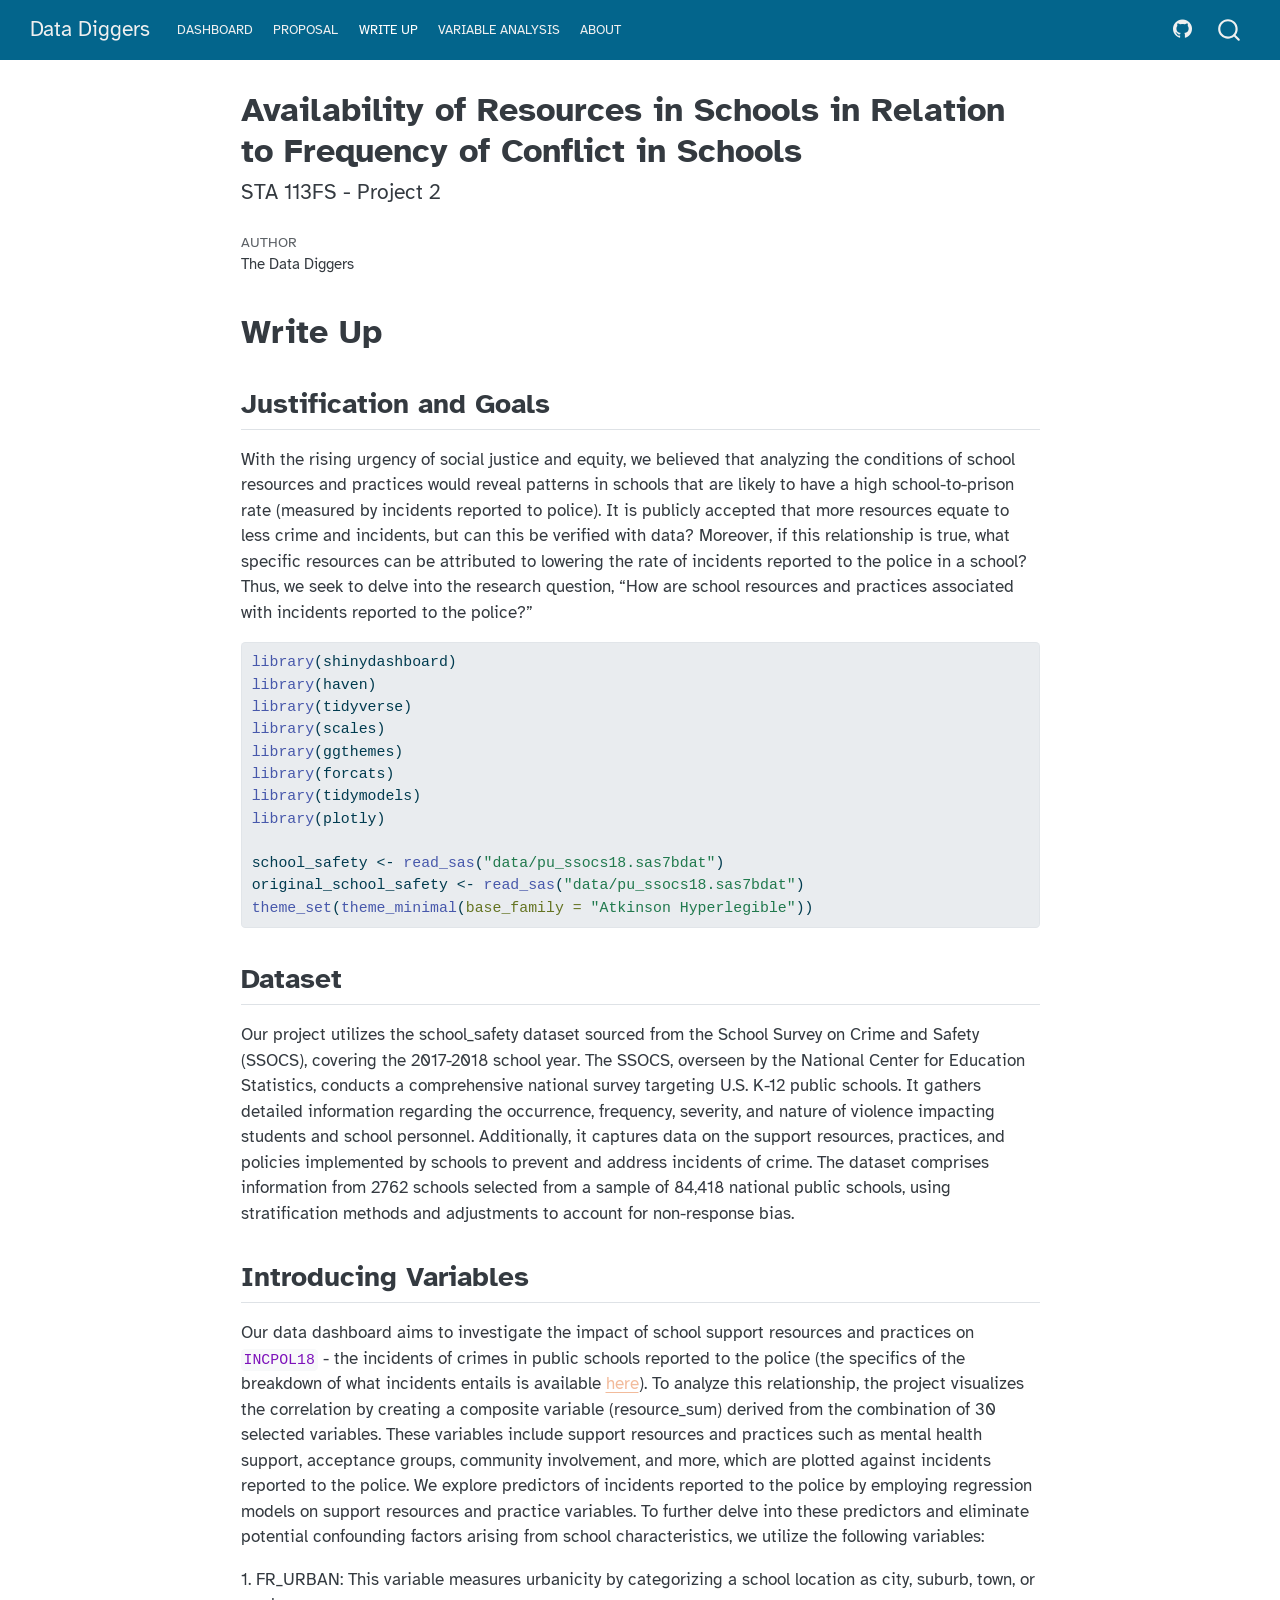
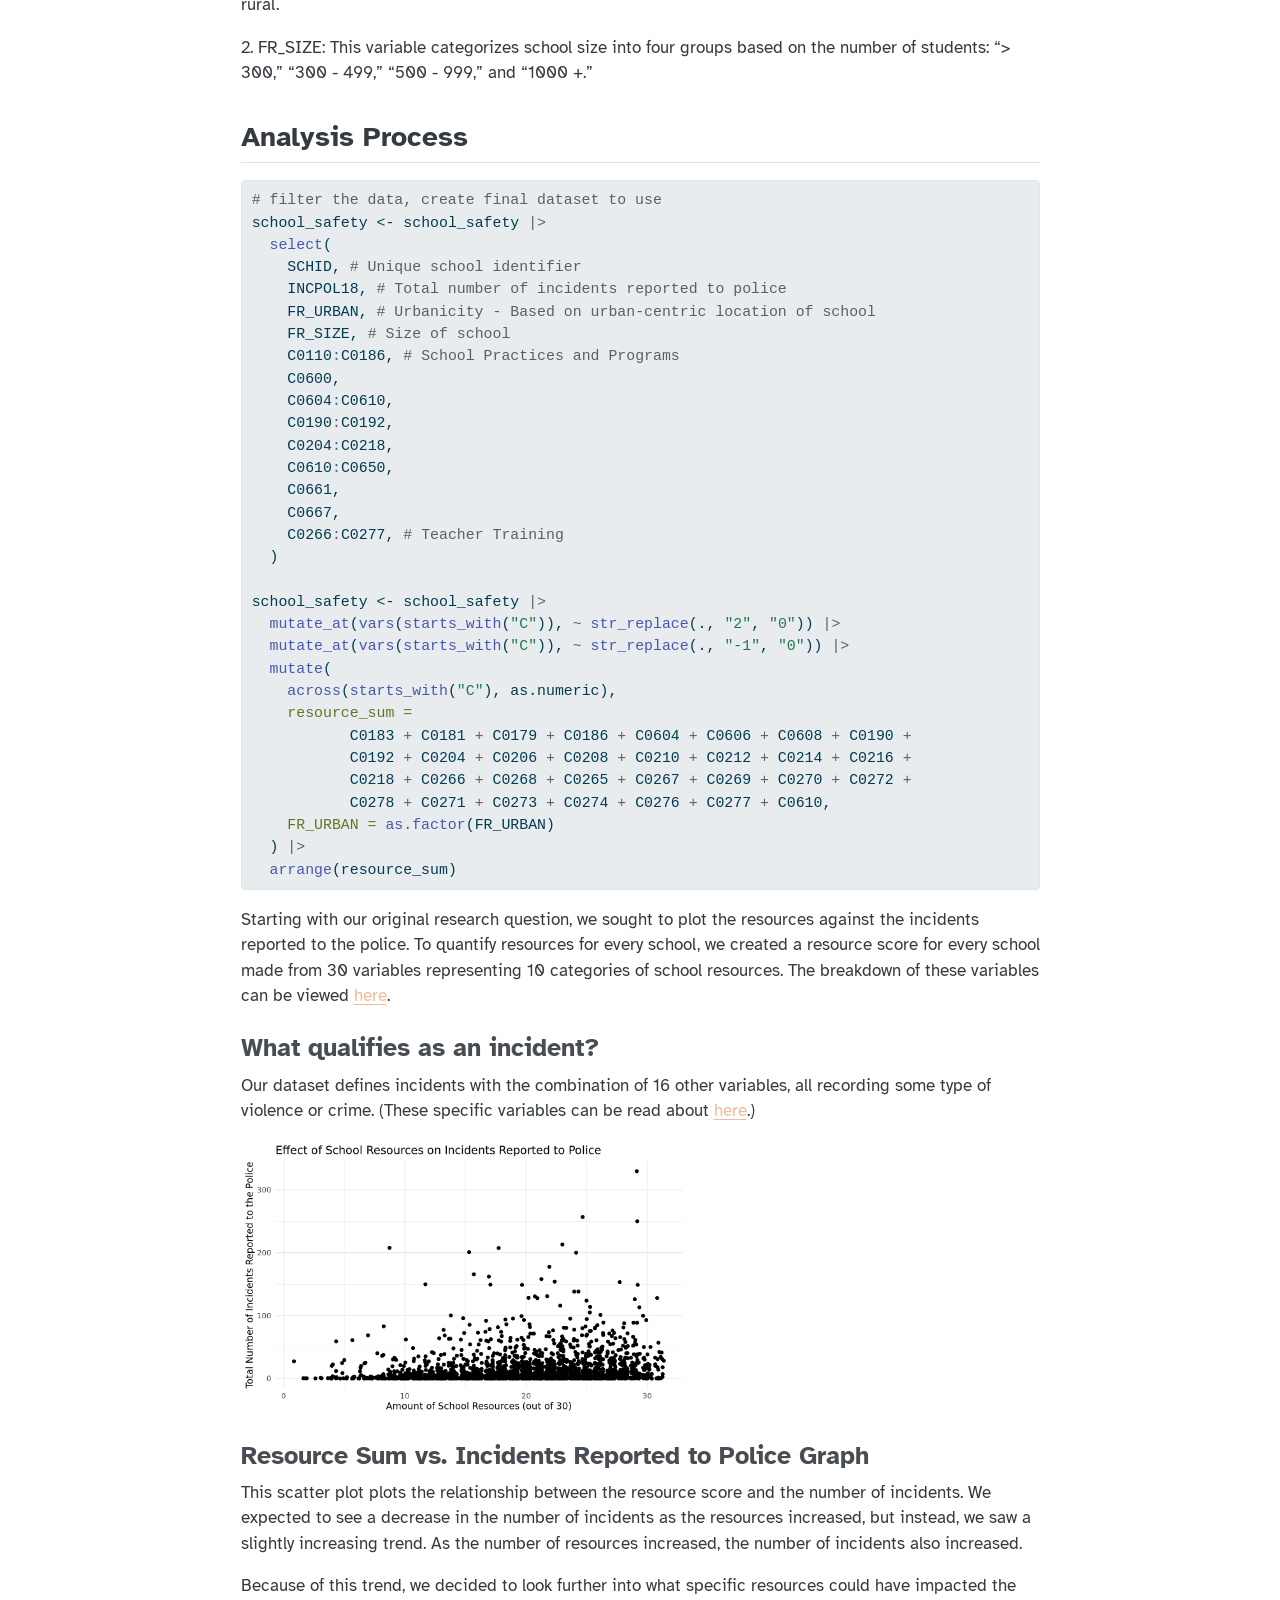
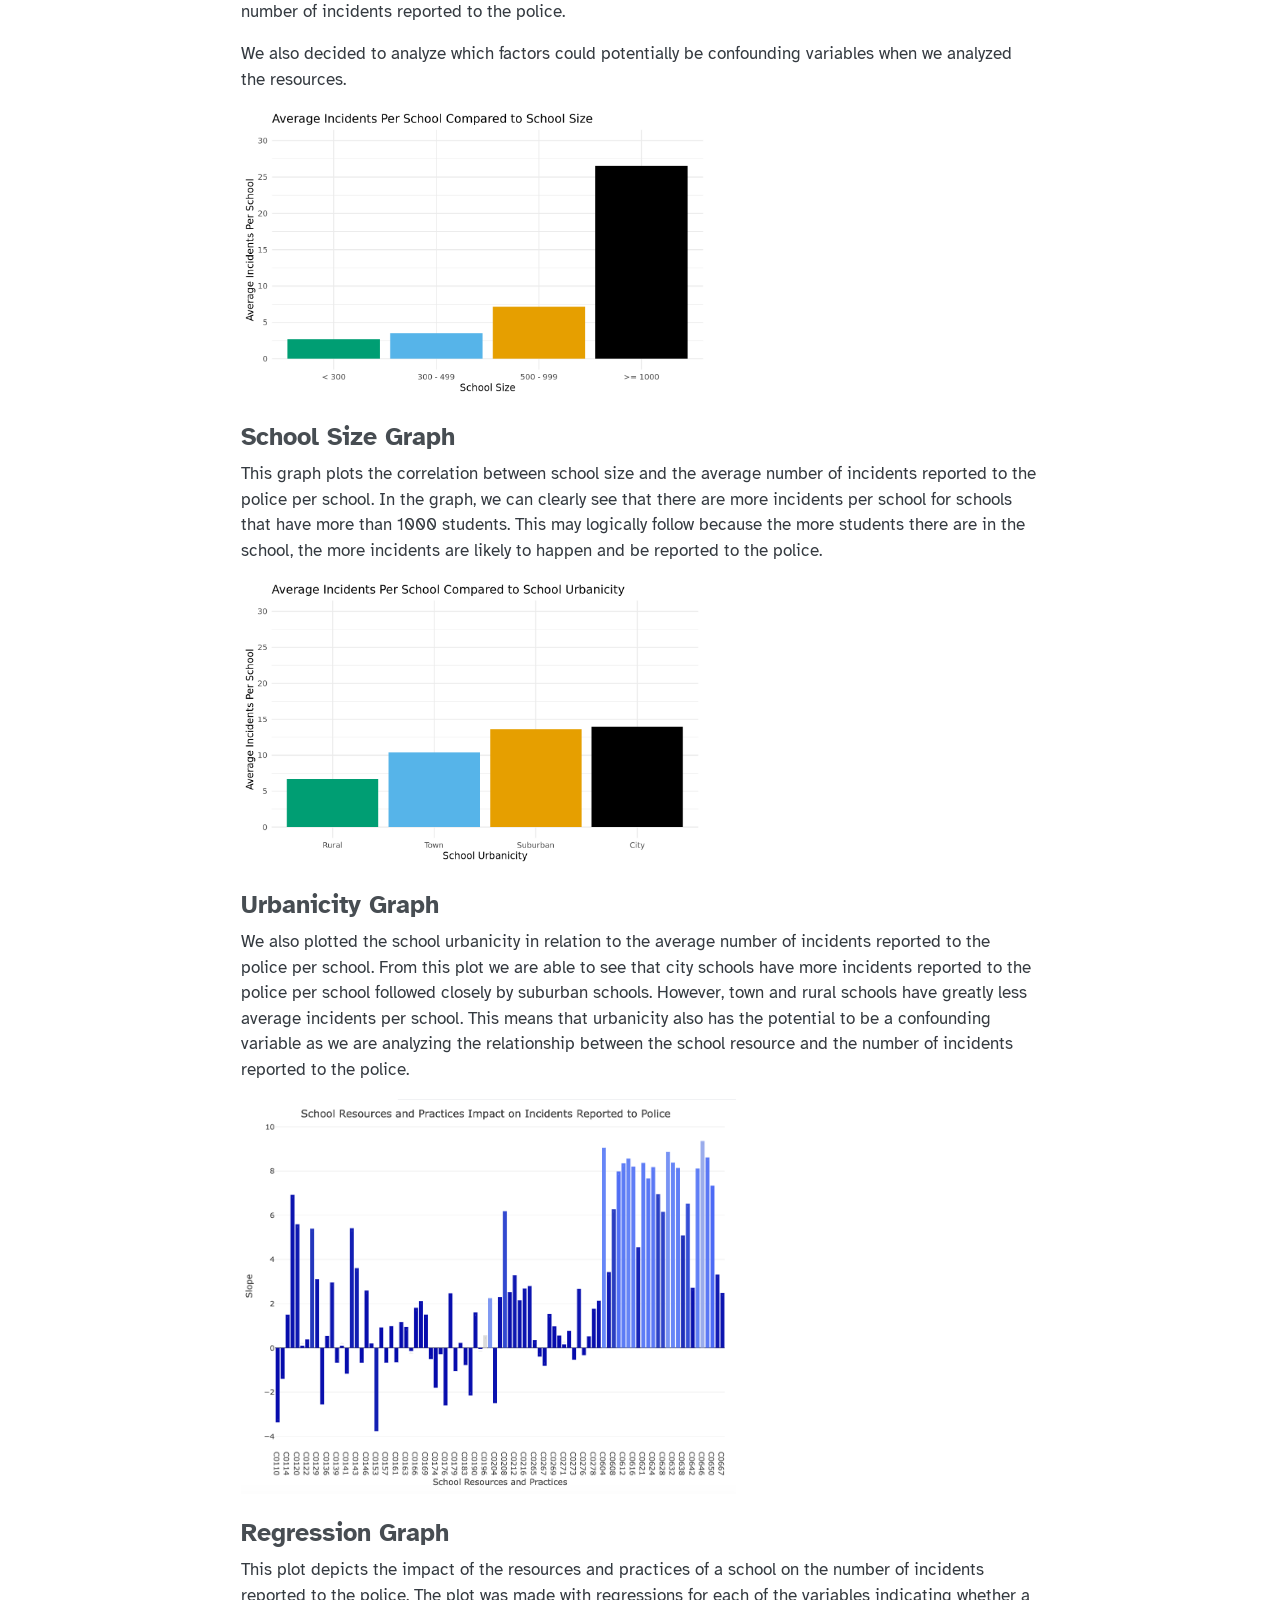
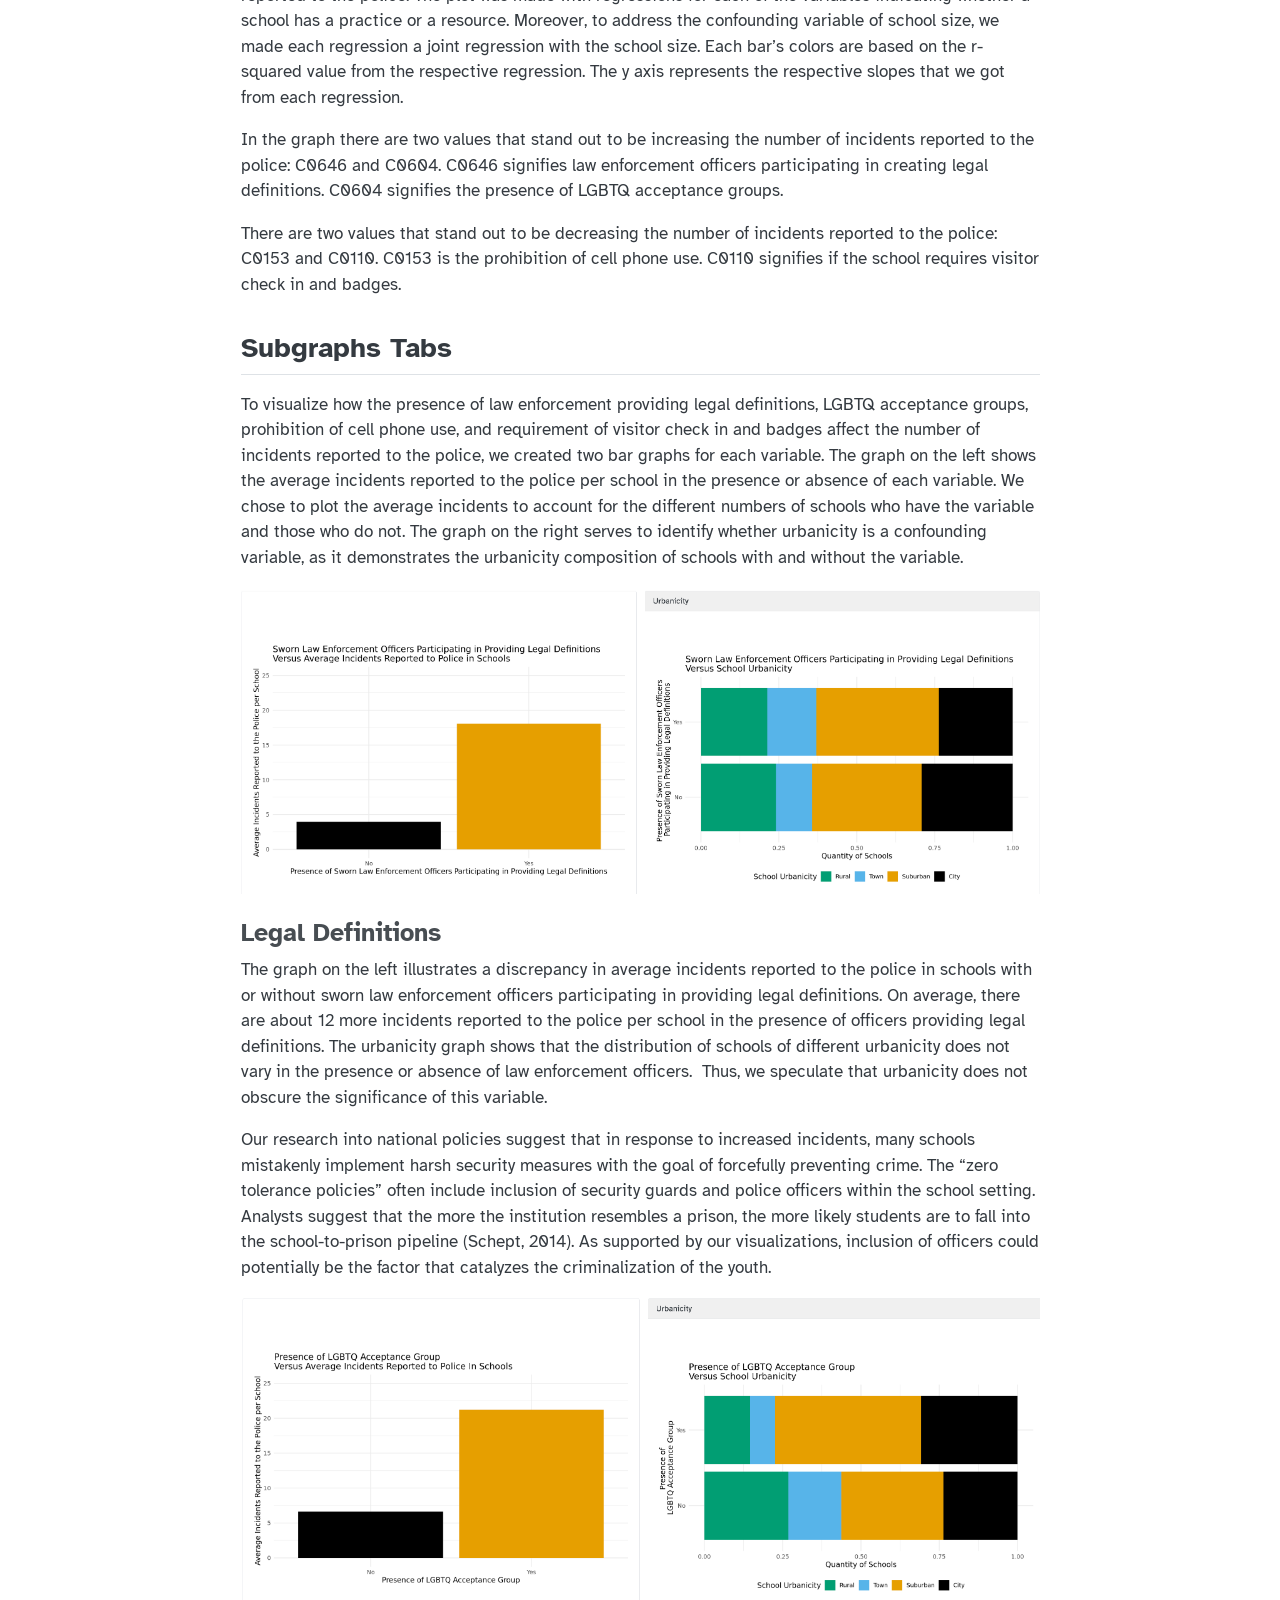
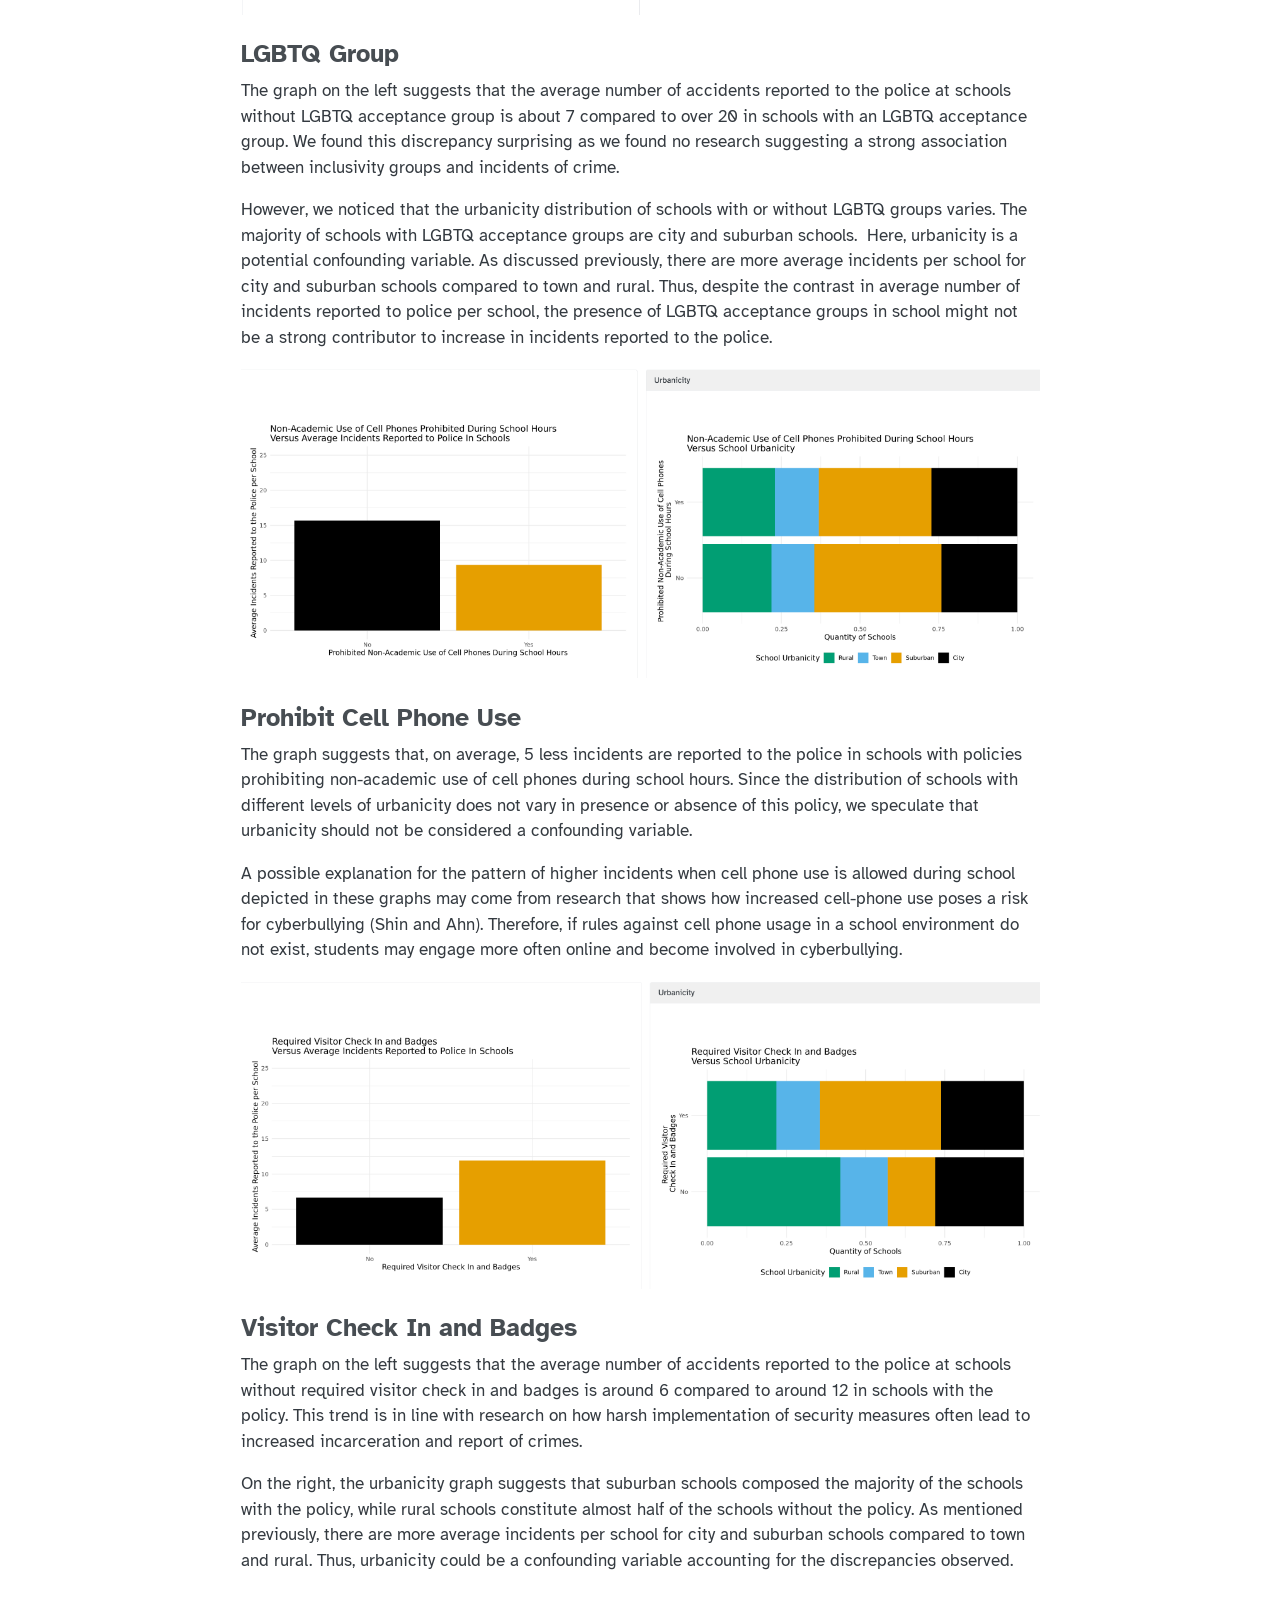
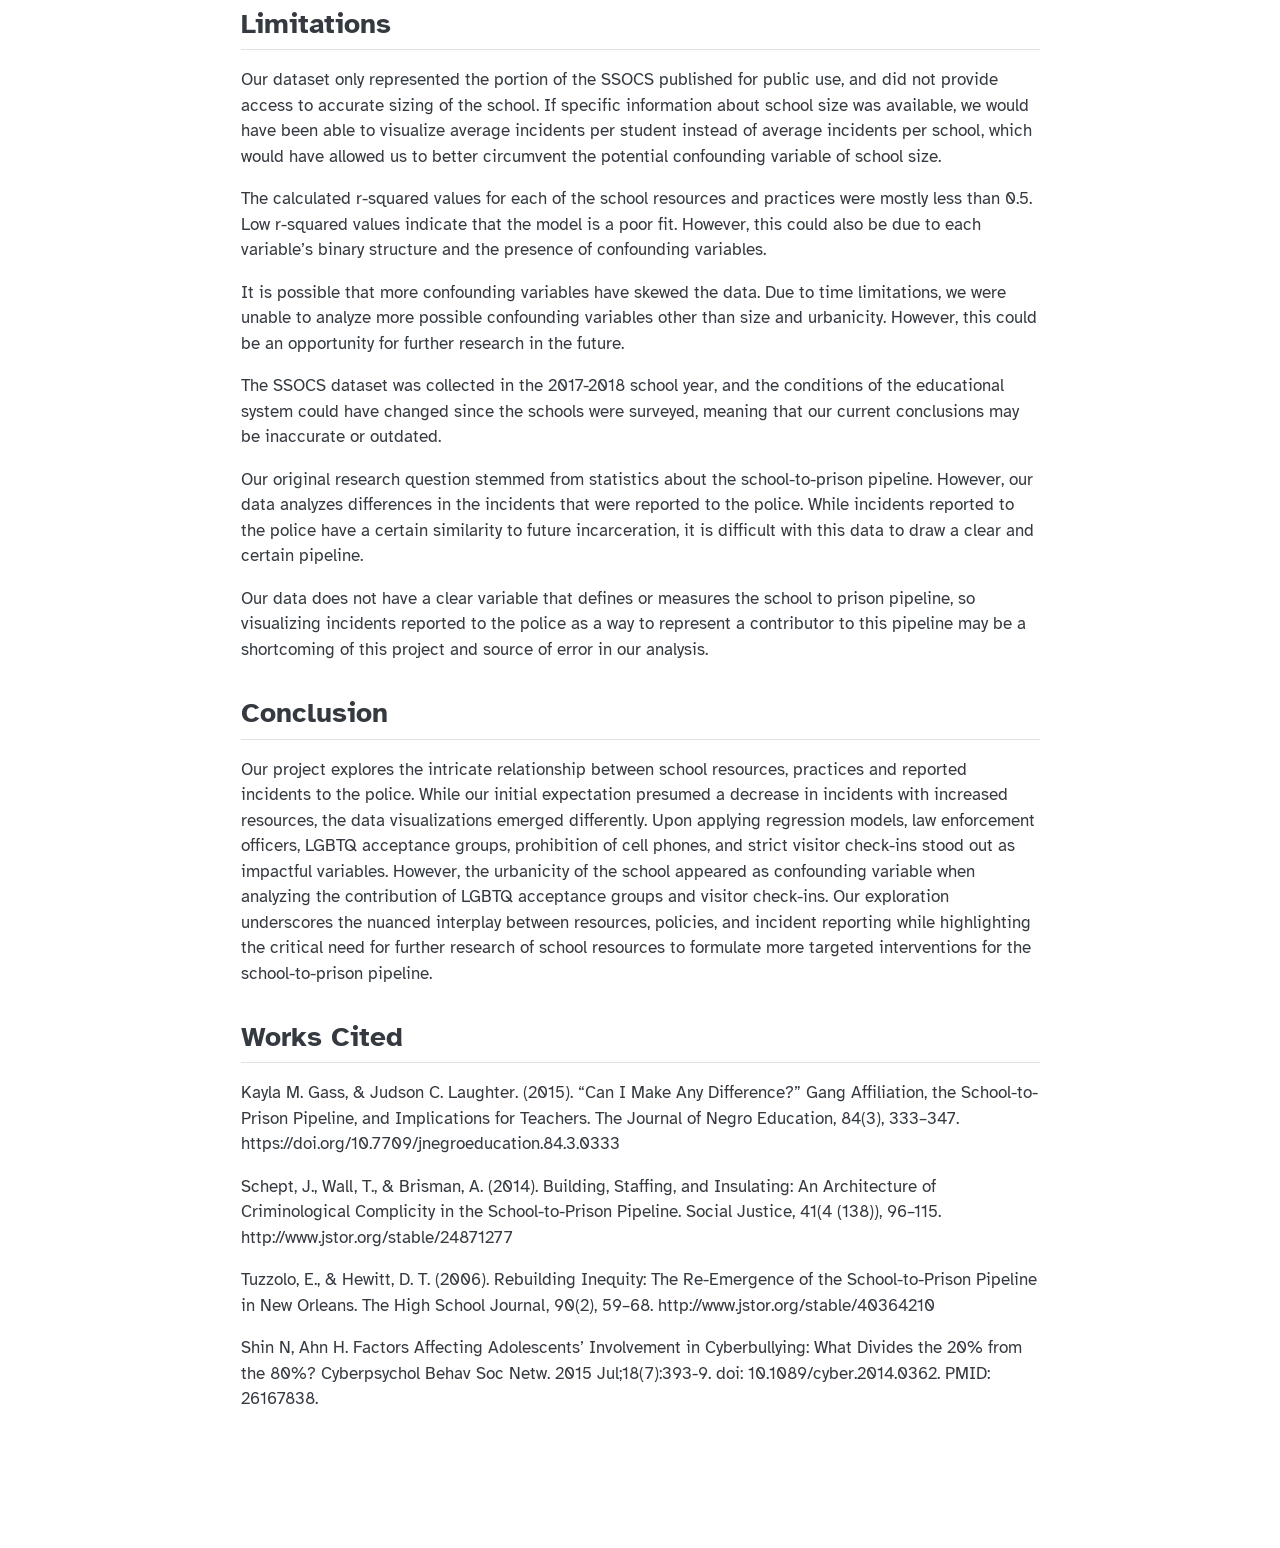
<file: docs/project.html>
<!DOCTYPE html>
<html xmlns="http://www.w3.org/1999/xhtml" lang="en" xml:lang="en"><head>

<meta charset="utf-8">
<meta name="generator" content="quarto-1.4.526">

<meta name="viewport" content="width=device-width, initial-scale=1.0, user-scalable=yes">

<meta name="author" content="The Data Diggers">

<title>Data Diggers - Availability of Resources in Schools in Relation to Frequency of Conflict in Schools</title>
<style>
code{white-space: pre-wrap;}
span.smallcaps{font-variant: small-caps;}
div.columns{display: flex; gap: min(4vw, 1.5em);}
div.column{flex: auto; overflow-x: auto;}
div.hanging-indent{margin-left: 1.5em; text-indent: -1.5em;}
ul.task-list{list-style: none;}
ul.task-list li input[type="checkbox"] {
  width: 0.8em;
  margin: 0 0.8em 0.2em -1em; /* quarto-specific, see https://github.com/quarto-dev/quarto-cli/issues/4556 */ 
  vertical-align: middle;
}
/* CSS for syntax highlighting */
pre > code.sourceCode { white-space: pre; position: relative; }
pre > code.sourceCode > span { line-height: 1.25; }
pre > code.sourceCode > span:empty { height: 1.2em; }
.sourceCode { overflow: visible; }
code.sourceCode > span { color: inherit; text-decoration: inherit; }
div.sourceCode { margin: 1em 0; }
pre.sourceCode { margin: 0; }
@media screen {
div.sourceCode { overflow: auto; }
}
@media print {
pre > code.sourceCode { white-space: pre-wrap; }
pre > code.sourceCode > span { text-indent: -5em; padding-left: 5em; }
}
pre.numberSource code
  { counter-reset: source-line 0; }
pre.numberSource code > span
  { position: relative; left: -4em; counter-increment: source-line; }
pre.numberSource code > span > a:first-child::before
  { content: counter(source-line);
    position: relative; left: -1em; text-align: right; vertical-align: baseline;
    border: none; display: inline-block;
    -webkit-touch-callout: none; -webkit-user-select: none;
    -khtml-user-select: none; -moz-user-select: none;
    -ms-user-select: none; user-select: none;
    padding: 0 4px; width: 4em;
  }
pre.numberSource { margin-left: 3em;  padding-left: 4px; }
div.sourceCode
  {   }
@media screen {
pre > code.sourceCode > span > a:first-child::before { text-decoration: underline; }
}
</style>


<script src="site_libs/quarto-nav/quarto-nav.js"></script>
<script src="site_libs/quarto-nav/headroom.min.js"></script>
<script src="site_libs/clipboard/clipboard.min.js"></script>
<script src="site_libs/quarto-search/autocomplete.umd.js"></script>
<script src="site_libs/quarto-search/fuse.min.js"></script>
<script src="site_libs/quarto-search/quarto-search.js"></script>
<meta name="quarto:offset" content="./">
<script src="site_libs/quarto-html/quarto.js"></script>
<script src="site_libs/quarto-html/popper.min.js"></script>
<script src="site_libs/quarto-html/tippy.umd.min.js"></script>
<script src="site_libs/quarto-html/anchor.min.js"></script>
<link href="site_libs/quarto-html/tippy.css" rel="stylesheet">
<link href="site_libs/quarto-html/quarto-syntax-highlighting.css" rel="stylesheet" id="quarto-text-highlighting-styles">
<script src="site_libs/bootstrap/bootstrap.min.js"></script>
<link href="site_libs/bootstrap/bootstrap-icons.css" rel="stylesheet">
<link href="site_libs/bootstrap/bootstrap.min.css" rel="stylesheet" id="quarto-bootstrap" data-mode="light">
<script id="quarto-search-options" type="application/json">{
  "location": "navbar",
  "copy-button": false,
  "collapse-after": 3,
  "panel-placement": "end",
  "type": "overlay",
  "limit": 50,
  "keyboard-shortcut": [
    "f",
    "/",
    "s"
  ],
  "show-item-context": false,
  "language": {
    "search-no-results-text": "No results",
    "search-matching-documents-text": "matching documents",
    "search-copy-link-title": "Copy link to search",
    "search-hide-matches-text": "Hide additional matches",
    "search-more-match-text": "more match in this document",
    "search-more-matches-text": "more matches in this document",
    "search-clear-button-title": "Clear",
    "search-text-placeholder": "",
    "search-detached-cancel-button-title": "Cancel",
    "search-submit-button-title": "Submit",
    "search-label": "Search"
  }
}</script>


</head>

<body class="nav-fixed fullcontent">

<div id="quarto-search-results"></div>
  <header id="quarto-header" class="headroom fixed-top">
    <nav class="navbar navbar-expand-lg " data-bs-theme="dark">
      <div class="navbar-container container-fluid">
      <div class="navbar-brand-container mx-auto">
    <a class="navbar-brand" href="./index.html">
    <span class="navbar-title">Data Diggers</span>
    </a>
  </div>
            <div id="quarto-search" class="" title="Search"></div>
          <button class="navbar-toggler" type="button" data-bs-toggle="collapse" data-bs-target="#navbarCollapse" aria-controls="navbarCollapse" aria-expanded="false" aria-label="Toggle navigation" onclick="if (window.quartoToggleHeadroom) { window.quartoToggleHeadroom(); }">
  <span class="navbar-toggler-icon"></span>
</button>
          <div class="collapse navbar-collapse" id="navbarCollapse">
            <ul class="navbar-nav navbar-nav-scroll me-auto">
  <li class="nav-item">
    <a class="nav-link" href="./index.html"> 
<span class="menu-text">Dashboard</span></a>
  </li>  
  <li class="nav-item">
    <a class="nav-link" href="./proposal.html"> 
<span class="menu-text">Proposal</span></a>
  </li>  
  <li class="nav-item">
    <a class="nav-link active" href="./project.html" aria-current="page"> 
<span class="menu-text">Write Up</span></a>
  </li>  
  <li class="nav-item">
    <a class="nav-link" href="./variables.html"> 
<span class="menu-text">Variable Analysis</span></a>
  </li>  
  <li class="nav-item">
    <a class="nav-link" href="./about.html"> 
<span class="menu-text">About</span></a>
  </li>  
</ul>
            <ul class="navbar-nav navbar-nav-scroll ms-auto">
  <li class="nav-item compact">
    <a class="nav-link" href="https://github.com/sta113-f23/project-2-data-diggers"> <i class="bi bi-github" role="img">
</i> 
<span class="menu-text"></span></a>
  </li>  
</ul>
          </div> <!-- /navcollapse -->
          <div class="quarto-navbar-tools">
</div>
      </div> <!-- /container-fluid -->
    </nav>
</header>
<!-- content -->
<div id="quarto-content" class="quarto-container page-columns page-rows-contents page-layout-article page-navbar">
<!-- sidebar -->
<!-- margin-sidebar -->
    
<!-- main -->
<main class="content" id="quarto-document-content">

<header id="title-block-header" class="quarto-title-block default">
<div class="quarto-title">
<h1 class="title">Availability of Resources in Schools in Relation to Frequency of Conflict in Schools</h1>
<p class="subtitle lead">STA 113FS - Project 2</p>
</div>



<div class="quarto-title-meta">

    <div>
    <div class="quarto-title-meta-heading">Author</div>
    <div class="quarto-title-meta-contents">
             <p>The Data Diggers </p>
          </div>
  </div>
    
  
    
  </div>
  


</header>


<section id="write-up" class="level1">
<h1>Write Up</h1>
<section id="justification-and-goals" class="level2">
<h2 class="anchored" data-anchor-id="justification-and-goals">Justification and Goals</h2>
<p>With the rising urgency of social justice and equity, we believed that analyzing the conditions of school resources and practices would reveal patterns in schools that are likely to have a high school-to-prison rate (measured by incidents reported to police). It is publicly accepted that more resources equate to less crime and incidents, but can this be verified with data? Moreover, if this relationship is true, what specific resources can be attributed to lowering the rate of incidents reported to the police in a school? Thus, we seek to delve into the research question, “How are school resources and practices associated with incidents reported to the police?”</p>
<div class="cell">
<div class="sourceCode cell-code" id="cb1"><pre class="sourceCode r code-with-copy"><code class="sourceCode r"><span id="cb1-1"><a href="#cb1-1" aria-hidden="true" tabindex="-1"></a><span class="fu">library</span>(shinydashboard)</span>
<span id="cb1-2"><a href="#cb1-2" aria-hidden="true" tabindex="-1"></a><span class="fu">library</span>(haven)</span>
<span id="cb1-3"><a href="#cb1-3" aria-hidden="true" tabindex="-1"></a><span class="fu">library</span>(tidyverse)</span>
<span id="cb1-4"><a href="#cb1-4" aria-hidden="true" tabindex="-1"></a><span class="fu">library</span>(scales)</span>
<span id="cb1-5"><a href="#cb1-5" aria-hidden="true" tabindex="-1"></a><span class="fu">library</span>(ggthemes)</span>
<span id="cb1-6"><a href="#cb1-6" aria-hidden="true" tabindex="-1"></a><span class="fu">library</span>(forcats)</span>
<span id="cb1-7"><a href="#cb1-7" aria-hidden="true" tabindex="-1"></a><span class="fu">library</span>(tidymodels)</span>
<span id="cb1-8"><a href="#cb1-8" aria-hidden="true" tabindex="-1"></a><span class="fu">library</span>(plotly)</span>
<span id="cb1-9"><a href="#cb1-9" aria-hidden="true" tabindex="-1"></a></span>
<span id="cb1-10"><a href="#cb1-10" aria-hidden="true" tabindex="-1"></a>school_safety <span class="ot">&lt;-</span> <span class="fu">read_sas</span>(<span class="st">"data/pu_ssocs18.sas7bdat"</span>)</span>
<span id="cb1-11"><a href="#cb1-11" aria-hidden="true" tabindex="-1"></a>original_school_safety <span class="ot">&lt;-</span> <span class="fu">read_sas</span>(<span class="st">"data/pu_ssocs18.sas7bdat"</span>)</span>
<span id="cb1-12"><a href="#cb1-12" aria-hidden="true" tabindex="-1"></a><span class="fu">theme_set</span>(<span class="fu">theme_minimal</span>(<span class="at">base_family =</span> <span class="st">"Atkinson Hyperlegible"</span>))</span></code><button title="Copy to Clipboard" class="code-copy-button"><i class="bi"></i></button></pre></div>
</div>
</section>
<section id="dataset" class="level2">
<h2 class="anchored" data-anchor-id="dataset">Dataset</h2>
<p>Our project utilizes the school_safety dataset sourced from the School Survey on Crime and Safety (SSOCS), covering the 2017-2018 school year. The SSOCS, overseen by the National Center for Education Statistics, conducts a comprehensive national survey targeting U.S. K-12 public schools. It gathers detailed information regarding the occurrence, frequency, severity, and nature of violence impacting students and school personnel. Additionally, it captures data on the support resources, practices, and policies implemented by schools to prevent and address incidents of crime. The dataset comprises information from 2762 schools selected from a sample of 84,418 national public schools, using stratification methods and adjustments to account for non-response bias.&nbsp;</p>
</section>
<section id="introducing-variables" class="level2">
<h2 class="anchored" data-anchor-id="introducing-variables">Introducing Variables</h2>
<p>Our data dashboard aims to investigate the impact of school support resources and practices on <code>INCPOL18</code> - the incidents of crimes in public schools reported to the police (the specifics of the breakdown of what incidents entails is available <a href="https://sta113-f23.github.io/project-2-data-diggers/variables.html">here</a>). To analyze this relationship, the project visualizes the correlation by creating a composite variable (resource_sum) derived from the combination of 30 selected variables. These variables include support resources and practices such as mental health support, acceptance groups, community involvement, and more, which are plotted against incidents reported to the police. We explore predictors of incidents reported to the police by employing regression models on support resources and practice variables. To further delve into these predictors and eliminate potential confounding factors arising from school characteristics, we utilize the following variables:</p>
<p>1. FR_URBAN: This variable measures urbanicity by categorizing a school location as city, suburb, town, or rural.</p>
<p>2. FR_SIZE: This variable categorizes school size into four groups based on the number of students: “&gt; 300,” “300 - 499,” “500 - 999,” and “1000 +.”</p>
</section>
<section id="analysis-process" class="level2">
<h2 class="anchored" data-anchor-id="analysis-process">Analysis Process</h2>
<div class="cell">
<div class="sourceCode cell-code" id="cb2"><pre class="sourceCode r code-with-copy"><code class="sourceCode r"><span id="cb2-1"><a href="#cb2-1" aria-hidden="true" tabindex="-1"></a><span class="co"># filter the data, create final dataset to use</span></span>
<span id="cb2-2"><a href="#cb2-2" aria-hidden="true" tabindex="-1"></a>school_safety <span class="ot">&lt;-</span> school_safety <span class="sc">|&gt;</span></span>
<span id="cb2-3"><a href="#cb2-3" aria-hidden="true" tabindex="-1"></a>  <span class="fu">select</span>(</span>
<span id="cb2-4"><a href="#cb2-4" aria-hidden="true" tabindex="-1"></a>    SCHID, <span class="co"># Unique school identifier</span></span>
<span id="cb2-5"><a href="#cb2-5" aria-hidden="true" tabindex="-1"></a>    INCPOL18, <span class="co"># Total number of incidents reported to police</span></span>
<span id="cb2-6"><a href="#cb2-6" aria-hidden="true" tabindex="-1"></a>    FR_URBAN, <span class="co"># Urbanicity - Based on urban-centric location of school</span></span>
<span id="cb2-7"><a href="#cb2-7" aria-hidden="true" tabindex="-1"></a>    FR_SIZE, <span class="co"># Size of school</span></span>
<span id="cb2-8"><a href="#cb2-8" aria-hidden="true" tabindex="-1"></a>    C0110<span class="sc">:</span>C0186, <span class="co"># School Practices and Programs </span></span>
<span id="cb2-9"><a href="#cb2-9" aria-hidden="true" tabindex="-1"></a>    C0600,</span>
<span id="cb2-10"><a href="#cb2-10" aria-hidden="true" tabindex="-1"></a>    C0604<span class="sc">:</span>C0610,</span>
<span id="cb2-11"><a href="#cb2-11" aria-hidden="true" tabindex="-1"></a>    C0190<span class="sc">:</span>C0192,</span>
<span id="cb2-12"><a href="#cb2-12" aria-hidden="true" tabindex="-1"></a>    C0204<span class="sc">:</span>C0218,</span>
<span id="cb2-13"><a href="#cb2-13" aria-hidden="true" tabindex="-1"></a>    C0610<span class="sc">:</span>C0650,</span>
<span id="cb2-14"><a href="#cb2-14" aria-hidden="true" tabindex="-1"></a>    C0661,</span>
<span id="cb2-15"><a href="#cb2-15" aria-hidden="true" tabindex="-1"></a>    C0667,</span>
<span id="cb2-16"><a href="#cb2-16" aria-hidden="true" tabindex="-1"></a>    C0266<span class="sc">:</span>C0277, <span class="co"># Teacher Training</span></span>
<span id="cb2-17"><a href="#cb2-17" aria-hidden="true" tabindex="-1"></a>  )</span>
<span id="cb2-18"><a href="#cb2-18" aria-hidden="true" tabindex="-1"></a></span>
<span id="cb2-19"><a href="#cb2-19" aria-hidden="true" tabindex="-1"></a>school_safety <span class="ot">&lt;-</span> school_safety <span class="sc">|&gt;</span></span>
<span id="cb2-20"><a href="#cb2-20" aria-hidden="true" tabindex="-1"></a>  <span class="fu">mutate_at</span>(<span class="fu">vars</span>(<span class="fu">starts_with</span>(<span class="st">"C"</span>)), <span class="sc">~</span> <span class="fu">str_replace</span>(., <span class="st">"2"</span>, <span class="st">"0"</span>)) <span class="sc">|&gt;</span></span>
<span id="cb2-21"><a href="#cb2-21" aria-hidden="true" tabindex="-1"></a>  <span class="fu">mutate_at</span>(<span class="fu">vars</span>(<span class="fu">starts_with</span>(<span class="st">"C"</span>)), <span class="sc">~</span> <span class="fu">str_replace</span>(., <span class="st">"-1"</span>, <span class="st">"0"</span>)) <span class="sc">|&gt;</span></span>
<span id="cb2-22"><a href="#cb2-22" aria-hidden="true" tabindex="-1"></a>  <span class="fu">mutate</span>(</span>
<span id="cb2-23"><a href="#cb2-23" aria-hidden="true" tabindex="-1"></a>    <span class="fu">across</span>(<span class="fu">starts_with</span>(<span class="st">"C"</span>), as.numeric),</span>
<span id="cb2-24"><a href="#cb2-24" aria-hidden="true" tabindex="-1"></a>    <span class="at">resource_sum =</span> </span>
<span id="cb2-25"><a href="#cb2-25" aria-hidden="true" tabindex="-1"></a>           C0183 <span class="sc">+</span> C0181 <span class="sc">+</span> C0179 <span class="sc">+</span> C0186 <span class="sc">+</span> C0604 <span class="sc">+</span> C0606 <span class="sc">+</span> C0608 <span class="sc">+</span> C0190 <span class="sc">+</span> </span>
<span id="cb2-26"><a href="#cb2-26" aria-hidden="true" tabindex="-1"></a>           C0192 <span class="sc">+</span> C0204 <span class="sc">+</span> C0206 <span class="sc">+</span> C0208 <span class="sc">+</span> C0210 <span class="sc">+</span> C0212 <span class="sc">+</span> C0214 <span class="sc">+</span> C0216 <span class="sc">+</span> </span>
<span id="cb2-27"><a href="#cb2-27" aria-hidden="true" tabindex="-1"></a>           C0218 <span class="sc">+</span> C0266 <span class="sc">+</span> C0268 <span class="sc">+</span> C0265 <span class="sc">+</span> C0267 <span class="sc">+</span> C0269 <span class="sc">+</span> C0270 <span class="sc">+</span> C0272 <span class="sc">+</span> </span>
<span id="cb2-28"><a href="#cb2-28" aria-hidden="true" tabindex="-1"></a>           C0278 <span class="sc">+</span> C0271 <span class="sc">+</span> C0273 <span class="sc">+</span> C0274 <span class="sc">+</span> C0276 <span class="sc">+</span> C0277 <span class="sc">+</span> C0610,</span>
<span id="cb2-29"><a href="#cb2-29" aria-hidden="true" tabindex="-1"></a>    <span class="at">FR_URBAN =</span> <span class="fu">as.factor</span>(FR_URBAN)</span>
<span id="cb2-30"><a href="#cb2-30" aria-hidden="true" tabindex="-1"></a>  ) <span class="sc">|&gt;</span></span>
<span id="cb2-31"><a href="#cb2-31" aria-hidden="true" tabindex="-1"></a>  <span class="fu">arrange</span>(resource_sum) </span></code><button title="Copy to Clipboard" class="code-copy-button"><i class="bi"></i></button></pre></div>
</div>
<p>Starting with our original research question, we sought to plot the resources against the incidents reported to the police. To quantify resources for every school, we created a resource score for every school made from 30 variables representing 10 categories of school resources. The breakdown of these variables can be viewed <a href="https://sta113-f23.github.io/project-2-data-diggers/variables.html">here</a>.</p>
<section id="what-qualifies-as-an-incident" class="level3">
<h3 class="anchored" data-anchor-id="what-qualifies-as-an-incident">What qualifies as an incident?</h3>
<p>Our dataset defines incidents with the combination of 16 other variables, all recording some type of violence or crime. (These specific variables can be read about <a href="https://sta113-f23.github.io/project-2-data-diggers/variables.html">here</a>.)</p>
<p><img src="images/school_res.png" class="img-fluid" width="446"></p>
</section>
<section id="resource-sum-vs.-incidents-reported-to-police-graph" class="level3">
<h3 class="anchored" data-anchor-id="resource-sum-vs.-incidents-reported-to-police-graph">Resource Sum vs.&nbsp;Incidents Reported to Police Graph&nbsp;</h3>
<p>This scatter plot plots the relationship between the resource score and the number of incidents. We expected to see a decrease in the number of incidents as the resources increased, but instead, we saw a slightly increasing trend. As the number of resources increased, the number of incidents also increased.&nbsp;</p>
<p>Because of this trend, we decided to look further into what specific resources could have impacted the number of incidents reported to the police.&nbsp;</p>
<p>We also decided to analyze which factors could potentially be confounding variables when we analyzed the resources.&nbsp;</p>
<p><img src="images/schoolsize.png" class="img-fluid" width="467"></p>
</section>
<section id="school-size-graph" class="level3">
<h3 class="anchored" data-anchor-id="school-size-graph">School Size Graph&nbsp;</h3>
<p>This graph plots the correlation between school size and the average number of incidents reported to the police per school. In the graph, we can clearly see that there are more incidents per school for schools that have more than 1000 students. This may logically follow because the more students there are in the school, the more incidents are likely to happen and be reported to the police.</p>
<p><img src="images/urbanicity.png" class="img-fluid" width="462"></p>
</section>
<section id="urbanicity-graph" class="level3">
<h3 class="anchored" data-anchor-id="urbanicity-graph">Urbanicity Graph</h3>
<p>We also plotted the school urbanicity in relation to the average number of incidents reported to the police per school. From this plot we are able to see that city schools have more incidents reported to the police per school followed closely by suburban schools. However, town and rural schools have greatly less average incidents per school. This means that urbanicity also has the potential to be a confounding variable as we are analyzing the relationship between the school resource and the number of incidents reported to the police.&nbsp;</p>
<p><img src="images/interactive_plot.png" class="img-fluid" width="495"></p>
</section>
<section id="regression-graph" class="level3">
<h3 class="anchored" data-anchor-id="regression-graph">Regression Graph&nbsp;</h3>
<p>This plot depicts the impact of the resources and practices of a school on the number of incidents reported to the police. The plot was made with regressions for each of the variables indicating whether a school has a practice or a resource. Moreover, to address the confounding variable of school size, we made each regression a joint regression with the school size. Each bar’s colors are based on the r-squared value from the respective regression. The y axis represents the respective slopes that we got from each regression.&nbsp;</p>
<p>In the graph there are two values that stand out to be increasing the number of incidents reported to the police: C0646 and C0604. C0646 signifies law enforcement officers participating in creating legal definitions. C0604 signifies the presence of LGBTQ acceptance groups.&nbsp;</p>
<p>There are two values that stand out to be decreasing the number of incidents reported to the police: C0153 and C0110. C0153 is the prohibition of cell phone use. C0110 signifies if the school requires visitor check in and badges.&nbsp;</p>
</section>
</section>
<section id="subgraphs-tabs" class="level2">
<h2 class="anchored" data-anchor-id="subgraphs-tabs">Subgraphs Tabs</h2>
<p>To visualize how the presence of law enforcement providing legal definitions, LGBTQ acceptance groups, prohibition of cell phone use, and requirement of visitor check in and badges affect the number of incidents reported to the police, we created two bar graphs for each variable. The graph on the left shows the average incidents reported to the police per school in the presence or absence of each variable. We chose to plot the average incidents to account for the different numbers of schools who have the variable and those who do not. The graph on the right serves to identify whether urbanicity is a confounding variable, as it demonstrates the urbanicity composition of schools with and without the variable.</p>
<p><img src="images/C0646.png" class="img-fluid"></p>
<section id="legal-definitions" class="level3">
<h3 class="anchored" data-anchor-id="legal-definitions"><strong>Legal Definitions</strong></h3>
<p>The graph on the left illustrates a discrepancy in average incidents reported to the police in schools with or without sworn law enforcement officers participating in providing legal definitions. On average, there are about 12 more incidents reported to the police per school in the presence of officers providing legal definitions. The urbanicity graph shows that the distribution of schools of different urbanicity does not vary in the presence or absence of law enforcement officers.&nbsp; Thus, we speculate that urbanicity does not obscure the significance of this variable.&nbsp;</p>
<p>Our research into national policies suggest that in response to increased incidents, many schools mistakenly implement harsh security measures with the goal of forcefully preventing crime. The “zero tolerance policies” often include inclusion of security guards and police officers within the school setting. Analysts suggest that the more the institution resembles a prison, the more likely students are to fall into the school-to-prison pipeline (Schept, 2014). As supported by our visualizations, inclusion of officers could potentially be the factor that catalyzes the criminalization of the youth.&nbsp;</p>
<p><img src="images/C0604.png" class="img-fluid"></p>
</section>
<section id="lgbtq-group" class="level3">
<h3 class="anchored" data-anchor-id="lgbtq-group"><strong>LGBTQ Group</strong></h3>
<p>The graph on the left suggests that the average number of accidents reported to the police at schools without LGBTQ acceptance group is about 7 compared to over 20 in schools with an LGBTQ acceptance group. We found this discrepancy surprising as we found no research suggesting a strong association between inclusivity groups and incidents of crime.&nbsp;&nbsp;</p>
<p>However, we noticed that the urbanicity distribution of schools with or without LGBTQ groups varies. The majority of schools with LGBTQ acceptance groups are city and suburban schools.&nbsp; Here, urbanicity is a potential confounding variable. As discussed previously, there are more average incidents per school for city and suburban schools compared to town and rural. Thus, despite the contrast in average number of incidents reported to police per school, the presence of LGBTQ acceptance groups in school might not be a strong contributor to increase in incidents reported to the police.&nbsp;</p>
<p><img src="images/C0153.png" class="img-fluid"></p>
</section>
<section id="prohibit-cell-phone-use" class="level3">
<h3 class="anchored" data-anchor-id="prohibit-cell-phone-use"><strong>Prohibit Cell Phone Use</strong></h3>
<p>The graph suggests that, on average, 5 less incidents are reported to the police in schools with policies prohibiting non-academic use of cell phones during school hours. Since the distribution of schools with different levels of urbanicity does not vary in presence or absence of this policy, we speculate that urbanicity should not be considered a confounding variable.&nbsp;</p>
<p>A possible explanation for the pattern of higher incidents when cell phone use is allowed during school depicted in these graphs may come from research that shows how increased cell-phone use poses a risk for cyberbullying (Shin and Ahn). Therefore, if rules against cell phone usage in a school environment do not exist, students may engage more often online and become involved in cyberbullying.&nbsp;</p>
<p><img src="images/C0110.png" class="img-fluid"></p>
</section>
<section id="visitor-check-in-and-badges" class="level3">
<h3 class="anchored" data-anchor-id="visitor-check-in-and-badges"><strong>Visitor Check In and Badges</strong></h3>
<p>The graph on the left suggests that the average number of accidents reported to the police at schools without required visitor check in and badges is around 6 compared to around 12 in schools with the policy. This trend is in line with research on how harsh implementation of security measures often lead to increased incarceration and report of crimes.&nbsp;</p>
<p>On the right, the urbanicity graph suggests that suburban schools composed the majority of the schools with the policy, while rural schools constitute almost half of the schools without the policy. As mentioned previously, there are more average incidents per school for city and suburban schools compared to town and rural. Thus, urbanicity could be a confounding variable accounting for the discrepancies observed.</p>
</section>
</section>
<section id="limitations" class="level2">
<h2 class="anchored" data-anchor-id="limitations">Limitations</h2>
<p>Our dataset only represented the portion of the SSOCS published for public use, and did not provide access to accurate sizing of the school. If specific information about school size was available, we would have been able to visualize average incidents per student instead of average incidents per school, which would have allowed us to better circumvent the potential confounding variable of school size.&nbsp;</p>
<p>The calculated r-squared values for each of the school resources and practices were mostly less than 0.5. Low r-squared values indicate that the model is a poor fit. However, this could also be due to each variable’s binary structure and the presence of confounding variables.&nbsp;</p>
<p>It is possible that more confounding variables have skewed the data. Due to time limitations, we were unable to analyze more possible confounding variables other than size and urbanicity. However, this could be an opportunity for further research in the future.</p>
<p>The SSOCS dataset was collected in the 2017-2018 school year, and the conditions of the educational system could have changed since the schools were surveyed, meaning that our current conclusions may be inaccurate or outdated.&nbsp;</p>
<p>Our original research question stemmed from statistics about the school-to-prison pipeline. However, our data analyzes differences in the incidents that were reported to the police. While incidents reported to the police have a certain similarity to future incarceration, it is difficult with this data to draw a clear and certain pipeline.</p>
<p>Our data does not have a clear variable that defines or measures the school to prison pipeline, so visualizing incidents reported to the police as a way to represent a contributor to this pipeline may be a shortcoming of this project and source of error in our analysis.</p>
</section>
<section id="conclusion" class="level2">
<h2 class="anchored" data-anchor-id="conclusion">Conclusion</h2>
<p>Our project explores the intricate relationship between school resources, practices and reported incidents to the police. While our initial expectation presumed a decrease in incidents with increased resources, the data visualizations emerged differently. Upon applying regression models, law enforcement officers, LGBTQ acceptance groups, prohibition of cell phones, and strict visitor check-ins stood out as impactful variables. However, the urbanicity of the school appeared as confounding variable when analyzing the contribution of LGBTQ acceptance groups and visitor check-ins. Our exploration underscores the nuanced interplay between resources, policies, and incident reporting while highlighting the critical need for further research of school resources to formulate more targeted interventions for the school-to-prison pipeline. &nbsp;</p>
</section>
<section id="works-cited" class="level2">
<h2 class="anchored" data-anchor-id="works-cited">Works Cited</h2>
<p>Kayla M. Gass, &amp; Judson C. Laughter. (2015). “Can I Make Any Difference?” Gang Affiliation, the School-to-Prison Pipeline, and Implications for Teachers. The Journal of Negro Education, 84(3), 333–347. https://doi.org/10.7709/jnegroeducation.84.3.0333</p>
<p>Schept, J., Wall, T., &amp; Brisman, A. (2014). Building, Staffing, and Insulating: An Architecture of Criminological Complicity in the School-to-Prison Pipeline. Social Justice, 41(4 (138)), 96–115. http://www.jstor.org/stable/24871277</p>
<p>Tuzzolo, E., &amp; Hewitt, D. T. (2006). Rebuilding Inequity: The Re-Emergence of the School-to-Prison Pipeline in New Orleans. The High School Journal, 90(2), 59–68. http://www.jstor.org/stable/40364210</p>
<p>Shin N, Ahn H. Factors Affecting Adolescents’ Involvement in Cyberbullying: What Divides the 20% from the 80%? Cyberpsychol Behav Soc Netw. 2015 Jul;18(7):393-9. doi: 10.1089/cyber.2014.0362. PMID: 26167838.</p>
<p><br>
</p>


</section>
</section>

</main> <!-- /main -->
<script id="quarto-html-after-body" type="application/javascript">
window.document.addEventListener("DOMContentLoaded", function (event) {
  const toggleBodyColorMode = (bsSheetEl) => {
    const mode = bsSheetEl.getAttribute("data-mode");
    const bodyEl = window.document.querySelector("body");
    if (mode === "dark") {
      bodyEl.classList.add("quarto-dark");
      bodyEl.classList.remove("quarto-light");
    } else {
      bodyEl.classList.add("quarto-light");
      bodyEl.classList.remove("quarto-dark");
    }
  }
  const toggleBodyColorPrimary = () => {
    const bsSheetEl = window.document.querySelector("link#quarto-bootstrap");
    if (bsSheetEl) {
      toggleBodyColorMode(bsSheetEl);
    }
  }
  toggleBodyColorPrimary();  
  const icon = "";
  const anchorJS = new window.AnchorJS();
  anchorJS.options = {
    placement: 'right',
    icon: icon
  };
  anchorJS.add('.anchored');
  const isCodeAnnotation = (el) => {
    for (const clz of el.classList) {
      if (clz.startsWith('code-annotation-')) {                     
        return true;
      }
    }
    return false;
  }
  const clipboard = new window.ClipboardJS('.code-copy-button', {
    text: function(trigger) {
      const codeEl = trigger.previousElementSibling.cloneNode(true);
      for (const childEl of codeEl.children) {
        if (isCodeAnnotation(childEl)) {
          childEl.remove();
        }
      }
      return codeEl.innerText;
    }
  });
  clipboard.on('success', function(e) {
    // button target
    const button = e.trigger;
    // don't keep focus
    button.blur();
    // flash "checked"
    button.classList.add('code-copy-button-checked');
    var currentTitle = button.getAttribute("title");
    button.setAttribute("title", "Copied!");
    let tooltip;
    if (window.bootstrap) {
      button.setAttribute("data-bs-toggle", "tooltip");
      button.setAttribute("data-bs-placement", "left");
      button.setAttribute("data-bs-title", "Copied!");
      tooltip = new bootstrap.Tooltip(button, 
        { trigger: "manual", 
          customClass: "code-copy-button-tooltip",
          offset: [0, -8]});
      tooltip.show();    
    }
    setTimeout(function() {
      if (tooltip) {
        tooltip.hide();
        button.removeAttribute("data-bs-title");
        button.removeAttribute("data-bs-toggle");
        button.removeAttribute("data-bs-placement");
      }
      button.setAttribute("title", currentTitle);
      button.classList.remove('code-copy-button-checked');
    }, 1000);
    // clear code selection
    e.clearSelection();
  });
  function tippyHover(el, contentFn, onTriggerFn, onUntriggerFn) {
    const config = {
      allowHTML: true,
      maxWidth: 500,
      delay: 100,
      arrow: false,
      appendTo: function(el) {
          return el.parentElement;
      },
      interactive: true,
      interactiveBorder: 10,
      theme: 'quarto',
      placement: 'bottom-start',
    };
    if (contentFn) {
      config.content = contentFn;
    }
    if (onTriggerFn) {
      config.onTrigger = onTriggerFn;
    }
    if (onUntriggerFn) {
      config.onUntrigger = onUntriggerFn;
    }
    window.tippy(el, config); 
  }
  const noterefs = window.document.querySelectorAll('a[role="doc-noteref"]');
  for (var i=0; i<noterefs.length; i++) {
    const ref = noterefs[i];
    tippyHover(ref, function() {
      // use id or data attribute instead here
      let href = ref.getAttribute('data-footnote-href') || ref.getAttribute('href');
      try { href = new URL(href).hash; } catch {}
      const id = href.replace(/^#\/?/, "");
      const note = window.document.getElementById(id);
      return note.innerHTML;
    });
  }
  const xrefs = window.document.querySelectorAll('a.quarto-xref');
  const processXRef = (id, note) => {
    // Strip column container classes
    const stripColumnClz = (el) => {
      el.classList.remove("page-full", "page-columns");
      if (el.children) {
        for (const child of el.children) {
          stripColumnClz(child);
        }
      }
    }
    stripColumnClz(note)
    const typesetMath = (el) => {
      if (window.MathJax) {
        // MathJax Typeset
        window.MathJax.typeset([el]);
      } else if (window.katex) {
        // KaTeX Render
        var mathElements = el.getElementsByClassName("math");
        var macros = [];
        for (var i = 0; i < mathElements.length; i++) {
          var texText = mathElements[i].firstChild;
          if (mathElements[i].tagName == "SPAN") {
            window.katex.render(texText.data, mathElements[i], {
              displayMode: mathElements[i].classList.contains('display'),
              throwOnError: false,
              macros: macros,
              fleqn: false
            });
          }
        }
      }
    }
    if (id === null || id.startsWith('sec-')) {
      // Special case sections, only their first couple elements
      const container = document.createElement("div");
      if (note.children && note.children.length > 2) {
        container.appendChild(note.children[0].cloneNode(true));
        for (let i = 1; i < note.children.length; i++) {
          const child = note.children[i];
          if (child.tagName === "P" && child.innerText === "") {
            continue;
          } else {
            container.appendChild(child.cloneNode(true));
            break;
          }
        }
        typesetMath(container);
        return container.innerHTML
      } else {
        typesetMath(note);
        return note.innerHTML;
      }
    } else {
      // Remove any anchor links if they are present
      const anchorLink = note.querySelector('a.anchorjs-link');
      if (anchorLink) {
        anchorLink.remove();
      }
      typesetMath(note);
      return note.innerHTML;
    }
  }
  for (var i=0; i<xrefs.length; i++) {
    const xref = xrefs[i];
    tippyHover(xref, undefined, function(instance) {
      instance.disable();
      let url = xref.getAttribute('href');
      let hash = undefined; 
      if (url.startsWith('#')) {
        hash = url;
      } else {
        try { hash = new URL(url).hash; } catch {}
      }
      if (hash) {
        const id = hash.replace(/^#\/?/, "");
        const note = window.document.getElementById(id);
        if (note !== null) {
          try {
            const html = processXRef(id, note.cloneNode(true));
            instance.setContent(html);
          } finally {
            instance.enable();
            instance.show();
          }
        } else {
          // See if we can fetch this
          fetch(url.split('#')[0])
          .then(res => res.text())
          .then(html => {
            const parser = new DOMParser();
            const htmlDoc = parser.parseFromString(html, "text/html");
            const note = htmlDoc.getElementById(id);
            if (note !== null) {
              const html = processXRef(id, note);
              instance.setContent(html);
            } 
          }).finally(() => {
            instance.enable();
            instance.show();
          });
        }
      } else {
        // See if we can fetch a full url (with no hash to target)
        // This is a special case and we should probably do some content thinning / targeting
        fetch(url)
        .then(res => res.text())
        .then(html => {
          const parser = new DOMParser();
          const htmlDoc = parser.parseFromString(html, "text/html");
          const note = htmlDoc.querySelector('main.content');
          if (note !== null) {
            // This should only happen for chapter cross references
            // (since there is no id in the URL)
            // remove the first header
            if (note.children.length > 0 && note.children[0].tagName === "HEADER") {
              note.children[0].remove();
            }
            const html = processXRef(null, note);
            instance.setContent(html);
          } 
        }).finally(() => {
          instance.enable();
          instance.show();
        });
      }
    }, function(instance) {
    });
  }
      let selectedAnnoteEl;
      const selectorForAnnotation = ( cell, annotation) => {
        let cellAttr = 'data-code-cell="' + cell + '"';
        let lineAttr = 'data-code-annotation="' +  annotation + '"';
        const selector = 'span[' + cellAttr + '][' + lineAttr + ']';
        return selector;
      }
      const selectCodeLines = (annoteEl) => {
        const doc = window.document;
        const targetCell = annoteEl.getAttribute("data-target-cell");
        const targetAnnotation = annoteEl.getAttribute("data-target-annotation");
        const annoteSpan = window.document.querySelector(selectorForAnnotation(targetCell, targetAnnotation));
        const lines = annoteSpan.getAttribute("data-code-lines").split(",");
        const lineIds = lines.map((line) => {
          return targetCell + "-" + line;
        })
        let top = null;
        let height = null;
        let parent = null;
        if (lineIds.length > 0) {
            //compute the position of the single el (top and bottom and make a div)
            const el = window.document.getElementById(lineIds[0]);
            top = el.offsetTop;
            height = el.offsetHeight;
            parent = el.parentElement.parentElement;
          if (lineIds.length > 1) {
            const lastEl = window.document.getElementById(lineIds[lineIds.length - 1]);
            const bottom = lastEl.offsetTop + lastEl.offsetHeight;
            height = bottom - top;
          }
          if (top !== null && height !== null && parent !== null) {
            // cook up a div (if necessary) and position it 
            let div = window.document.getElementById("code-annotation-line-highlight");
            if (div === null) {
              div = window.document.createElement("div");
              div.setAttribute("id", "code-annotation-line-highlight");
              div.style.position = 'absolute';
              parent.appendChild(div);
            }
            div.style.top = top - 2 + "px";
            div.style.height = height + 4 + "px";
            div.style.left = 0;
            let gutterDiv = window.document.getElementById("code-annotation-line-highlight-gutter");
            if (gutterDiv === null) {
              gutterDiv = window.document.createElement("div");
              gutterDiv.setAttribute("id", "code-annotation-line-highlight-gutter");
              gutterDiv.style.position = 'absolute';
              const codeCell = window.document.getElementById(targetCell);
              const gutter = codeCell.querySelector('.code-annotation-gutter');
              gutter.appendChild(gutterDiv);
            }
            gutterDiv.style.top = top - 2 + "px";
            gutterDiv.style.height = height + 4 + "px";
          }
          selectedAnnoteEl = annoteEl;
        }
      };
      const unselectCodeLines = () => {
        const elementsIds = ["code-annotation-line-highlight", "code-annotation-line-highlight-gutter"];
        elementsIds.forEach((elId) => {
          const div = window.document.getElementById(elId);
          if (div) {
            div.remove();
          }
        });
        selectedAnnoteEl = undefined;
      };
        // Handle positioning of the toggle
    window.addEventListener(
      "resize",
      throttle(() => {
        elRect = undefined;
        if (selectedAnnoteEl) {
          selectCodeLines(selectedAnnoteEl);
        }
      }, 10)
    );
    function throttle(fn, ms) {
    let throttle = false;
    let timer;
      return (...args) => {
        if(!throttle) { // first call gets through
            fn.apply(this, args);
            throttle = true;
        } else { // all the others get throttled
            if(timer) clearTimeout(timer); // cancel #2
            timer = setTimeout(() => {
              fn.apply(this, args);
              timer = throttle = false;
            }, ms);
        }
      };
    }
      // Attach click handler to the DT
      const annoteDls = window.document.querySelectorAll('dt[data-target-cell]');
      for (const annoteDlNode of annoteDls) {
        annoteDlNode.addEventListener('click', (event) => {
          const clickedEl = event.target;
          if (clickedEl !== selectedAnnoteEl) {
            unselectCodeLines();
            const activeEl = window.document.querySelector('dt[data-target-cell].code-annotation-active');
            if (activeEl) {
              activeEl.classList.remove('code-annotation-active');
            }
            selectCodeLines(clickedEl);
            clickedEl.classList.add('code-annotation-active');
          } else {
            // Unselect the line
            unselectCodeLines();
            clickedEl.classList.remove('code-annotation-active');
          }
        });
      }
  const findCites = (el) => {
    const parentEl = el.parentElement;
    if (parentEl) {
      const cites = parentEl.dataset.cites;
      if (cites) {
        return {
          el,
          cites: cites.split(' ')
        };
      } else {
        return findCites(el.parentElement)
      }
    } else {
      return undefined;
    }
  };
  var bibliorefs = window.document.querySelectorAll('a[role="doc-biblioref"]');
  for (var i=0; i<bibliorefs.length; i++) {
    const ref = bibliorefs[i];
    const citeInfo = findCites(ref);
    if (citeInfo) {
      tippyHover(citeInfo.el, function() {
        var popup = window.document.createElement('div');
        citeInfo.cites.forEach(function(cite) {
          var citeDiv = window.document.createElement('div');
          citeDiv.classList.add('hanging-indent');
          citeDiv.classList.add('csl-entry');
          var biblioDiv = window.document.getElementById('ref-' + cite);
          if (biblioDiv) {
            citeDiv.innerHTML = biblioDiv.innerHTML;
          }
          popup.appendChild(citeDiv);
        });
        return popup.innerHTML;
      });
    }
  }
});
</script>
</div> <!-- /content -->




</body></html>
</file>
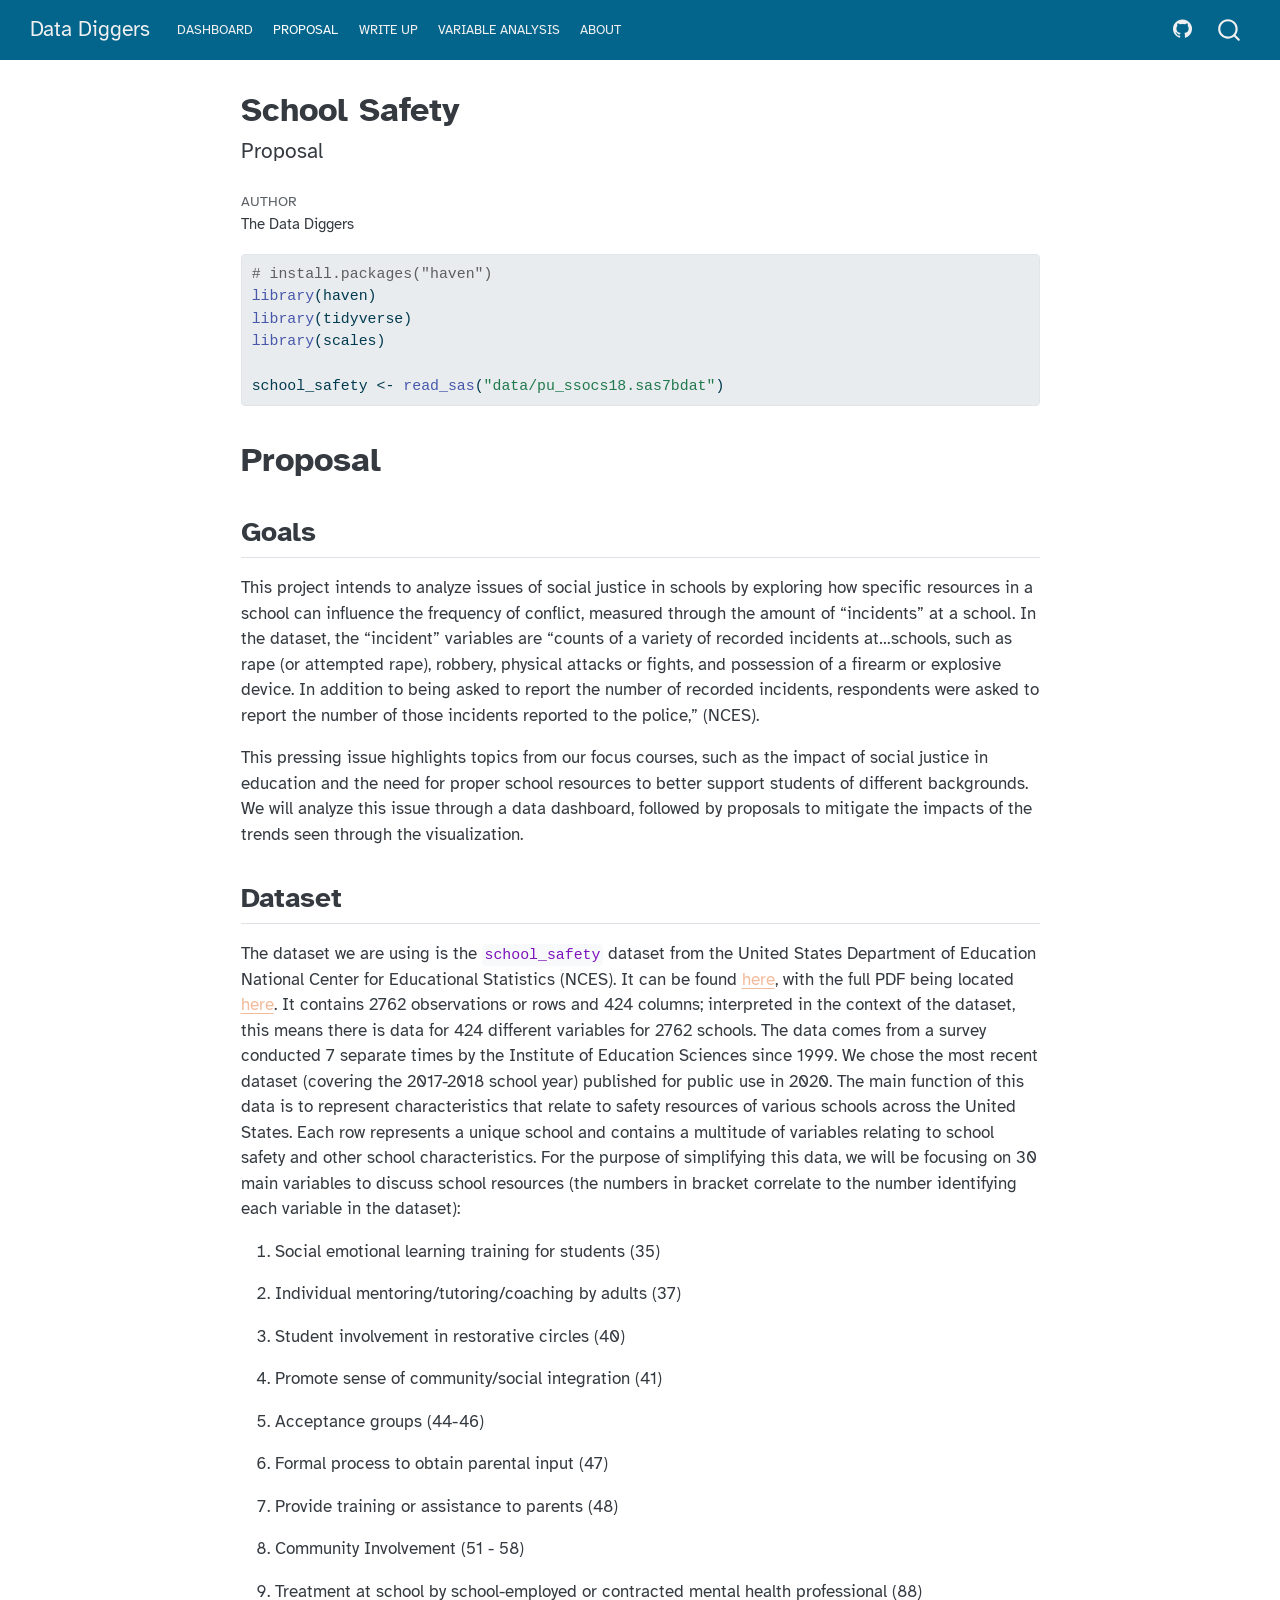
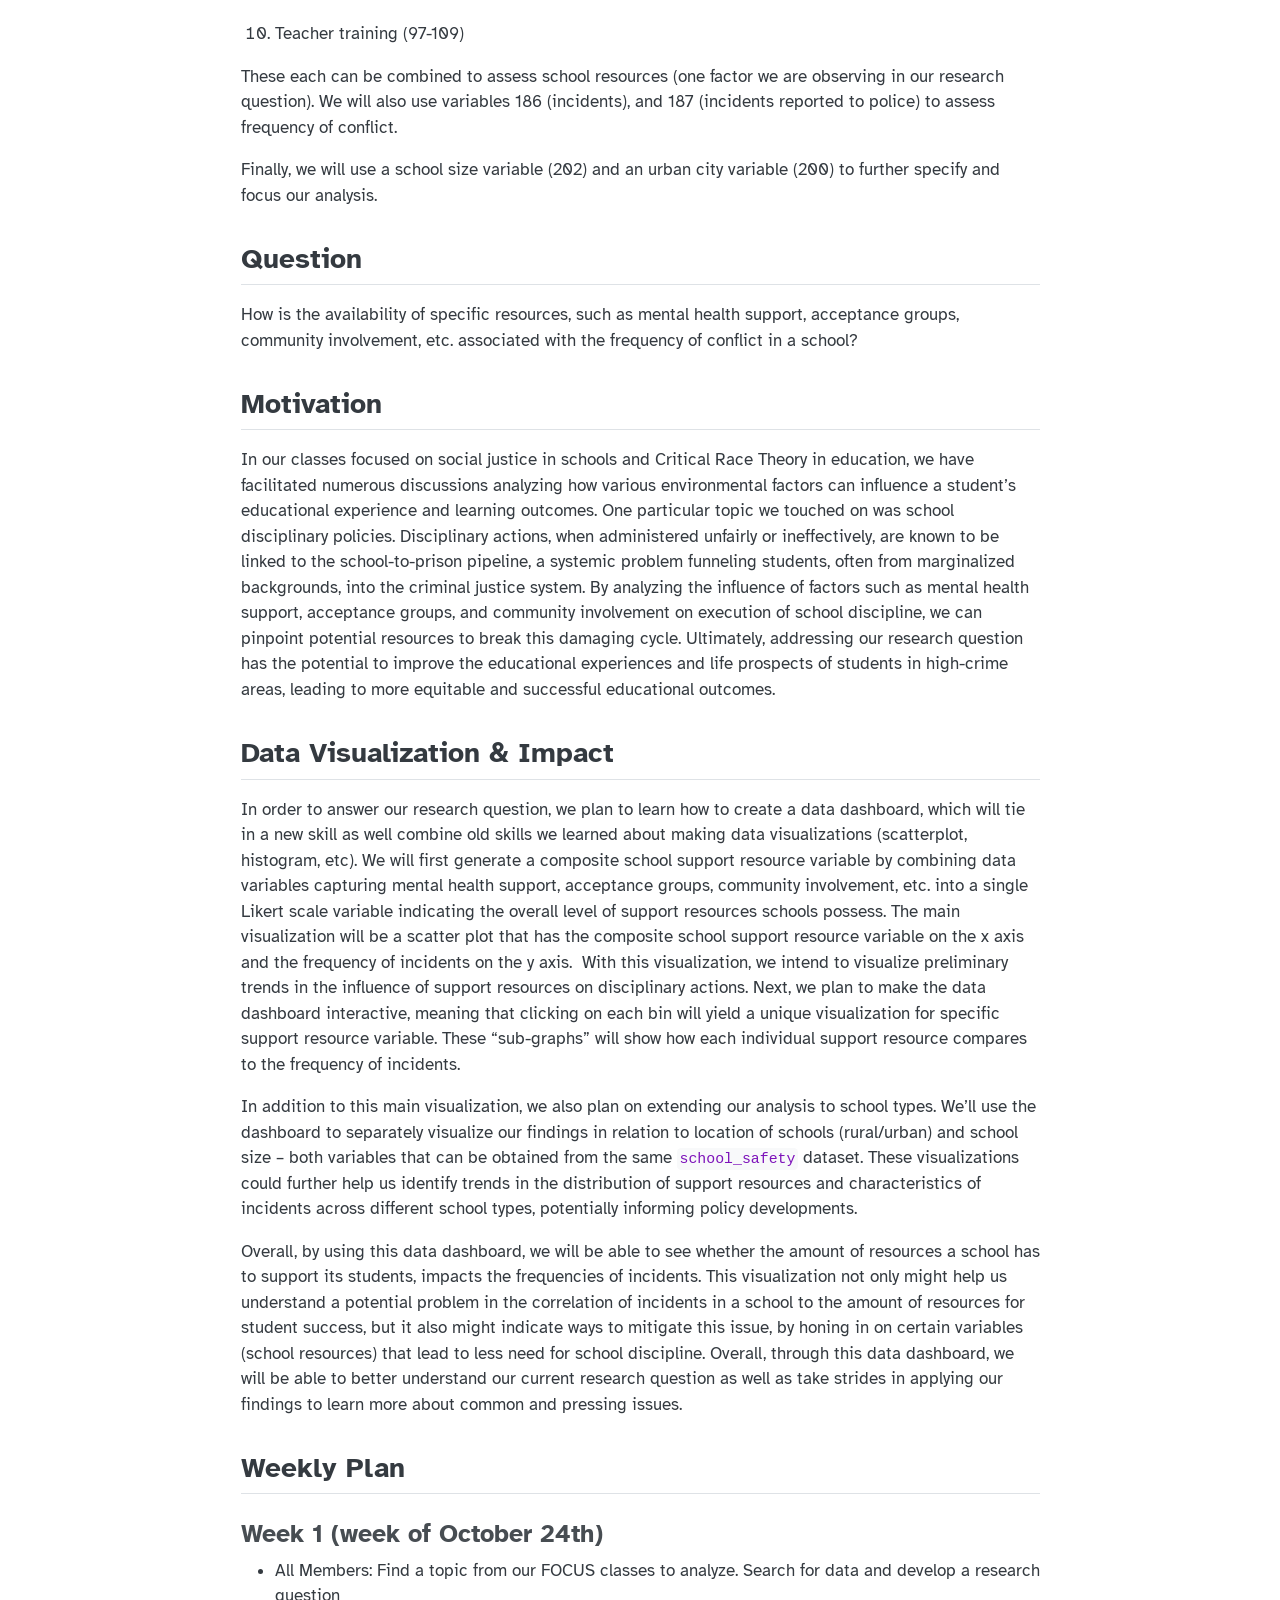
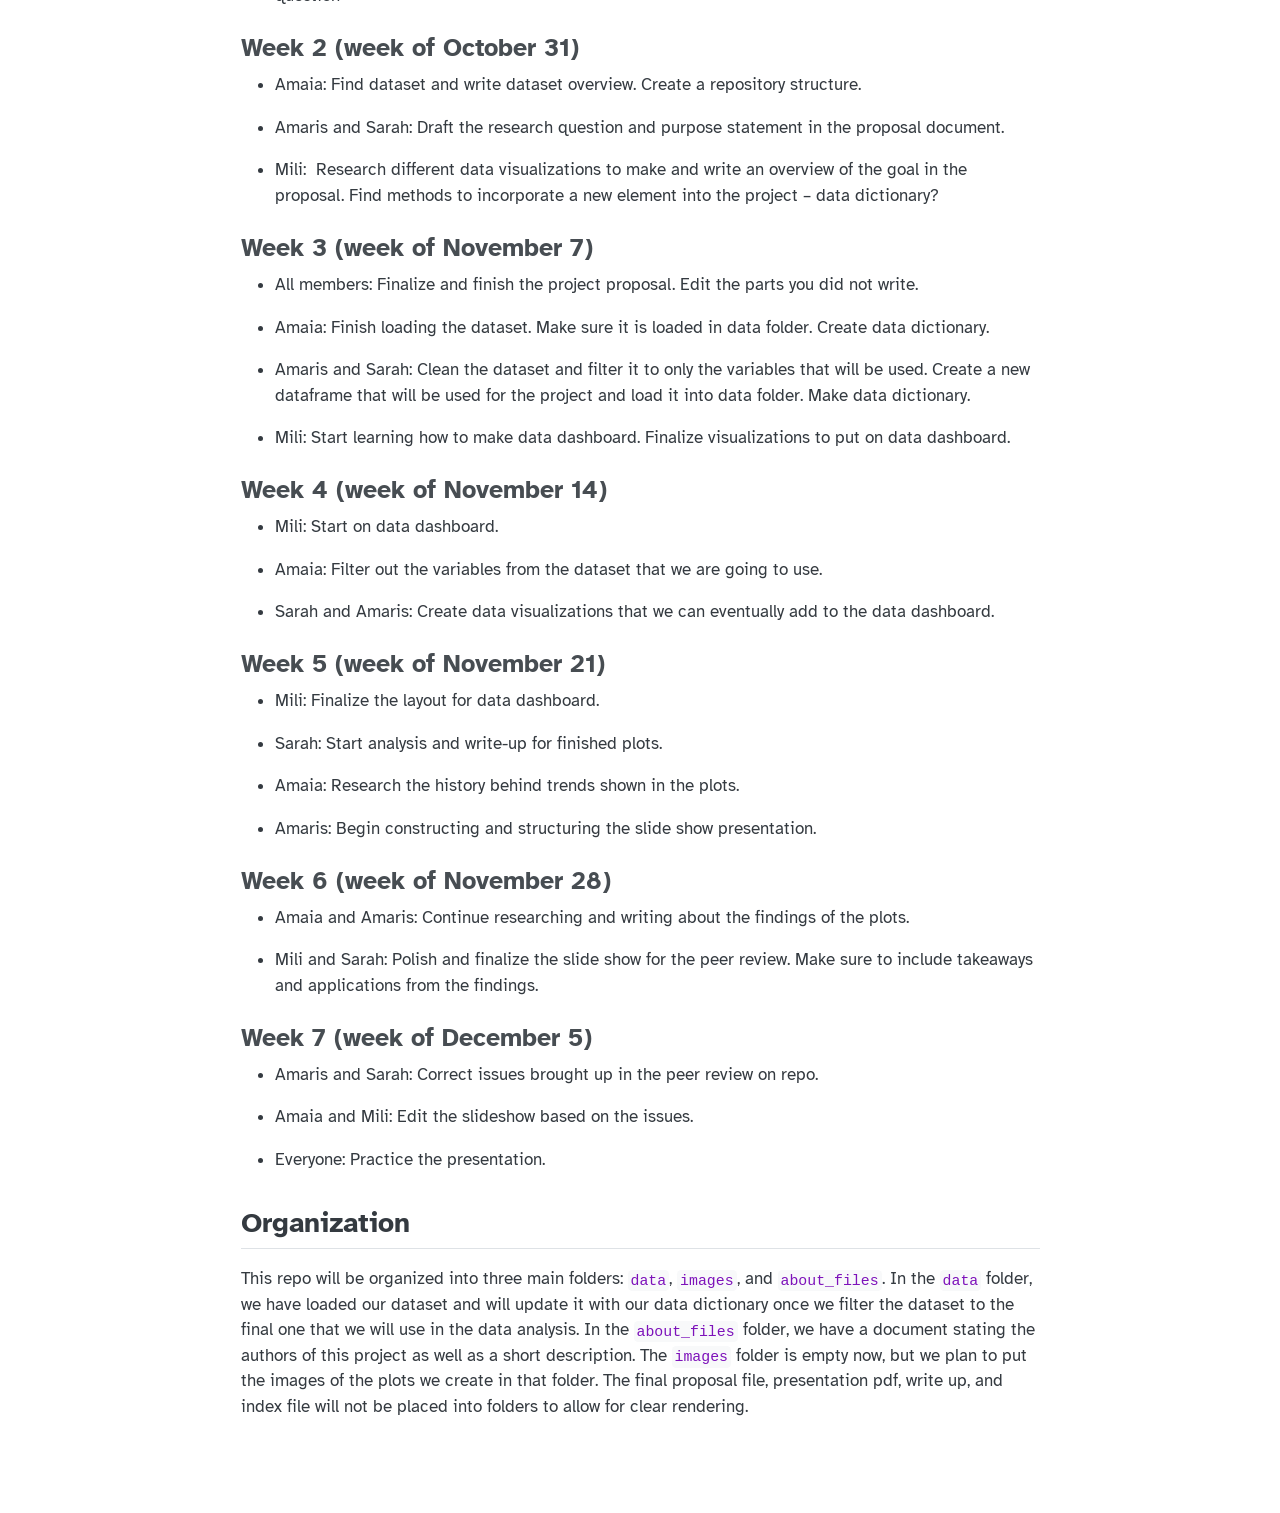
<file: docs/proposal.html>
<!DOCTYPE html>
<html xmlns="http://www.w3.org/1999/xhtml" lang="en" xml:lang="en"><head>

<meta charset="utf-8">
<meta name="generator" content="quarto-1.4.526">

<meta name="viewport" content="width=device-width, initial-scale=1.0, user-scalable=yes">

<meta name="author" content="The Data Diggers">

<title>Data Diggers - School Safety</title>
<style>
code{white-space: pre-wrap;}
span.smallcaps{font-variant: small-caps;}
div.columns{display: flex; gap: min(4vw, 1.5em);}
div.column{flex: auto; overflow-x: auto;}
div.hanging-indent{margin-left: 1.5em; text-indent: -1.5em;}
ul.task-list{list-style: none;}
ul.task-list li input[type="checkbox"] {
  width: 0.8em;
  margin: 0 0.8em 0.2em -1em; /* quarto-specific, see https://github.com/quarto-dev/quarto-cli/issues/4556 */ 
  vertical-align: middle;
}
/* CSS for syntax highlighting */
pre > code.sourceCode { white-space: pre; position: relative; }
pre > code.sourceCode > span { line-height: 1.25; }
pre > code.sourceCode > span:empty { height: 1.2em; }
.sourceCode { overflow: visible; }
code.sourceCode > span { color: inherit; text-decoration: inherit; }
div.sourceCode { margin: 1em 0; }
pre.sourceCode { margin: 0; }
@media screen {
div.sourceCode { overflow: auto; }
}
@media print {
pre > code.sourceCode { white-space: pre-wrap; }
pre > code.sourceCode > span { text-indent: -5em; padding-left: 5em; }
}
pre.numberSource code
  { counter-reset: source-line 0; }
pre.numberSource code > span
  { position: relative; left: -4em; counter-increment: source-line; }
pre.numberSource code > span > a:first-child::before
  { content: counter(source-line);
    position: relative; left: -1em; text-align: right; vertical-align: baseline;
    border: none; display: inline-block;
    -webkit-touch-callout: none; -webkit-user-select: none;
    -khtml-user-select: none; -moz-user-select: none;
    -ms-user-select: none; user-select: none;
    padding: 0 4px; width: 4em;
  }
pre.numberSource { margin-left: 3em;  padding-left: 4px; }
div.sourceCode
  {   }
@media screen {
pre > code.sourceCode > span > a:first-child::before { text-decoration: underline; }
}
</style>


<script src="site_libs/quarto-nav/quarto-nav.js"></script>
<script src="site_libs/quarto-nav/headroom.min.js"></script>
<script src="site_libs/clipboard/clipboard.min.js"></script>
<script src="site_libs/quarto-search/autocomplete.umd.js"></script>
<script src="site_libs/quarto-search/fuse.min.js"></script>
<script src="site_libs/quarto-search/quarto-search.js"></script>
<meta name="quarto:offset" content="./">
<script src="site_libs/quarto-html/quarto.js"></script>
<script src="site_libs/quarto-html/popper.min.js"></script>
<script src="site_libs/quarto-html/tippy.umd.min.js"></script>
<script src="site_libs/quarto-html/anchor.min.js"></script>
<link href="site_libs/quarto-html/tippy.css" rel="stylesheet">
<link href="site_libs/quarto-html/quarto-syntax-highlighting.css" rel="stylesheet" id="quarto-text-highlighting-styles">
<script src="site_libs/bootstrap/bootstrap.min.js"></script>
<link href="site_libs/bootstrap/bootstrap-icons.css" rel="stylesheet">
<link href="site_libs/bootstrap/bootstrap.min.css" rel="stylesheet" id="quarto-bootstrap" data-mode="light">
<script id="quarto-search-options" type="application/json">{
  "location": "navbar",
  "copy-button": false,
  "collapse-after": 3,
  "panel-placement": "end",
  "type": "overlay",
  "limit": 50,
  "keyboard-shortcut": [
    "f",
    "/",
    "s"
  ],
  "show-item-context": false,
  "language": {
    "search-no-results-text": "No results",
    "search-matching-documents-text": "matching documents",
    "search-copy-link-title": "Copy link to search",
    "search-hide-matches-text": "Hide additional matches",
    "search-more-match-text": "more match in this document",
    "search-more-matches-text": "more matches in this document",
    "search-clear-button-title": "Clear",
    "search-text-placeholder": "",
    "search-detached-cancel-button-title": "Cancel",
    "search-submit-button-title": "Submit",
    "search-label": "Search"
  }
}</script>


</head>

<body class="nav-fixed fullcontent">

<div id="quarto-search-results"></div>
  <header id="quarto-header" class="headroom fixed-top">
    <nav class="navbar navbar-expand-lg " data-bs-theme="dark">
      <div class="navbar-container container-fluid">
      <div class="navbar-brand-container mx-auto">
    <a class="navbar-brand" href="./index.html">
    <span class="navbar-title">Data Diggers</span>
    </a>
  </div>
            <div id="quarto-search" class="" title="Search"></div>
          <button class="navbar-toggler" type="button" data-bs-toggle="collapse" data-bs-target="#navbarCollapse" aria-controls="navbarCollapse" aria-expanded="false" aria-label="Toggle navigation" onclick="if (window.quartoToggleHeadroom) { window.quartoToggleHeadroom(); }">
  <span class="navbar-toggler-icon"></span>
</button>
          <div class="collapse navbar-collapse" id="navbarCollapse">
            <ul class="navbar-nav navbar-nav-scroll me-auto">
  <li class="nav-item">
    <a class="nav-link" href="./index.html"> 
<span class="menu-text">Dashboard</span></a>
  </li>  
  <li class="nav-item">
    <a class="nav-link active" href="./proposal.html" aria-current="page"> 
<span class="menu-text">Proposal</span></a>
  </li>  
  <li class="nav-item">
    <a class="nav-link" href="./project.html"> 
<span class="menu-text">Write Up</span></a>
  </li>  
  <li class="nav-item">
    <a class="nav-link" href="./variables.html"> 
<span class="menu-text">Variable Analysis</span></a>
  </li>  
  <li class="nav-item">
    <a class="nav-link" href="./about.html"> 
<span class="menu-text">About</span></a>
  </li>  
</ul>
            <ul class="navbar-nav navbar-nav-scroll ms-auto">
  <li class="nav-item compact">
    <a class="nav-link" href="https://github.com/sta113-f23/project-2-data-diggers"> <i class="bi bi-github" role="img">
</i> 
<span class="menu-text"></span></a>
  </li>  
</ul>
          </div> <!-- /navcollapse -->
          <div class="quarto-navbar-tools">
</div>
      </div> <!-- /container-fluid -->
    </nav>
</header>
<!-- content -->
<div id="quarto-content" class="quarto-container page-columns page-rows-contents page-layout-article page-navbar">
<!-- sidebar -->
<!-- margin-sidebar -->
    
<!-- main -->
<main class="content" id="quarto-document-content">

<header id="title-block-header" class="quarto-title-block default">
<div class="quarto-title">
<h1 class="title">School Safety</h1>
<p class="subtitle lead">Proposal</p>
</div>



<div class="quarto-title-meta">

    <div>
    <div class="quarto-title-meta-heading">Author</div>
    <div class="quarto-title-meta-contents">
             <p>The Data Diggers </p>
          </div>
  </div>
    
  
    
  </div>
  


</header>


<div class="cell">
<div class="sourceCode cell-code" id="cb1"><pre class="sourceCode r code-with-copy"><code class="sourceCode r"><span id="cb1-1"><a href="#cb1-1" aria-hidden="true" tabindex="-1"></a><span class="co"># install.packages("haven")</span></span>
<span id="cb1-2"><a href="#cb1-2" aria-hidden="true" tabindex="-1"></a><span class="fu">library</span>(haven)</span>
<span id="cb1-3"><a href="#cb1-3" aria-hidden="true" tabindex="-1"></a><span class="fu">library</span>(tidyverse)</span>
<span id="cb1-4"><a href="#cb1-4" aria-hidden="true" tabindex="-1"></a><span class="fu">library</span>(scales)</span>
<span id="cb1-5"><a href="#cb1-5" aria-hidden="true" tabindex="-1"></a></span>
<span id="cb1-6"><a href="#cb1-6" aria-hidden="true" tabindex="-1"></a>school_safety <span class="ot">&lt;-</span> <span class="fu">read_sas</span>(<span class="st">"data/pu_ssocs18.sas7bdat"</span>)</span></code><button title="Copy to Clipboard" class="code-copy-button"><i class="bi"></i></button></pre></div>
</div>
<section id="proposal" class="level1">
<h1><strong>Proposal</strong></h1>
<section id="goals" class="level2">
<h2 class="anchored" data-anchor-id="goals">Goals</h2>
<p>This project intends to analyze issues of social justice in schools by exploring how specific resources in a school can influence the frequency of conflict, measured through the amount of “incidents” at a school. In the dataset, the “incident” variables are “counts of a variety of recorded incidents at…schools, such as rape (or attempted rape), robbery, physical attacks or fights, and possession of a firearm or explosive device. In addition to being asked to report the number of recorded incidents, respondents were asked to report the number of those incidents reported to the police,” (NCES).</p>
<p>This pressing issue highlights topics from our focus courses, such as the impact of social justice in education and the need for proper school resources to better support students of different backgrounds. We will analyze this issue through a data dashboard, followed by proposals to mitigate the impacts of the trends seen through the visualization.&nbsp;</p>
</section>
<section id="dataset" class="level2">
<h2 class="anchored" data-anchor-id="dataset">Dataset</h2>
<p>The dataset we are using is the <code>school_safety</code> dataset from the United States Department of Education National Center for Educational Statistics (NCES). It can be found <a href="https://nces.ed.gov/pubsearch/pubsinfo.asp?pubid=2020054">here</a>, with the full PDF being located <a href="https://nces.ed.gov/pubs2020/2020054.pdf">here</a>. It contains 2762 observations or rows and 424 columns; interpreted in the context of the dataset, this means there is data for 424 different variables for 2762 schools. The data comes from a survey conducted 7 separate times by the Institute of Education Sciences since 1999. We chose the most recent dataset (covering the 2017-2018 school year) published for public use in 2020. The main function of this data is to represent characteristics that relate to safety resources of various schools across the United States. Each row represents a unique school and contains a multitude of variables relating to school safety and other school characteristics. For the purpose of simplifying this data, we will be focusing on 30 main variables to discuss school resources (the numbers in bracket correlate to the number identifying each variable in the dataset):&nbsp;</p>
<ol type="1">
<li><p>Social emotional learning training for students (35)</p></li>
<li><p>Individual mentoring/tutoring/coaching by adults (37)</p></li>
<li><p>Student involvement in restorative circles (40)</p></li>
<li><p>Promote sense of community/social integration (41)</p></li>
<li><p>Acceptance groups (44-46)</p></li>
<li><p>Formal process to obtain parental input (47)</p></li>
<li><p>Provide training or assistance to parents (48)</p></li>
<li><p>Community Involvement (51 - 58)&nbsp;</p></li>
<li><p>Treatment at school by school-employed or contracted mental health professional (88)</p></li>
<li><p>Teacher training (97-109)</p></li>
</ol>
<p>These each can be combined to assess school resources (one factor we are observing in our research question). We will also use variables 186 (incidents), and 187 (incidents reported to police) to assess frequency of conflict.</p>
<p>Finally, we will use a school size variable (202) and an urban city variable (200) to further specify and focus our analysis.</p>
</section>
<section id="question" class="level2">
<h2 class="anchored" data-anchor-id="question">Question</h2>
<p>How is the availability of specific resources, such as mental health support, acceptance groups, community involvement, etc. associated with the frequency of conflict in a school?</p>
</section>
<section id="motivation" class="level2">
<h2 class="anchored" data-anchor-id="motivation">Motivation</h2>
<p>In our classes focused on social justice in schools and Critical Race Theory in education, we have facilitated numerous discussions analyzing how various environmental factors can influence a student’s educational experience and learning outcomes. One particular topic we touched on was school disciplinary policies. Disciplinary actions, when administered unfairly or ineffectively, are known to be linked to the school-to-prison pipeline, a systemic problem funneling students, often from marginalized backgrounds, into the criminal justice system. By analyzing the influence of factors such as mental health support, acceptance groups, and community involvement on execution of school discipline, we can pinpoint potential resources to break this damaging cycle. Ultimately, addressing our research question has the potential to improve the educational experiences and life prospects of students in high-crime areas, leading to more equitable and successful educational outcomes.</p>
</section>
<section id="data-visualization-impact" class="level2">
<h2 class="anchored" data-anchor-id="data-visualization-impact">Data Visualization &amp; Impact</h2>
<p>In order to answer our research question, we plan to learn how to create a data dashboard, which will tie in a new skill as well combine old skills we learned about making data visualizations (scatterplot, histogram, etc). We will first generate a composite school support resource variable by combining data variables capturing mental health support, acceptance groups, community involvement, etc. into a single Likert scale variable indicating the overall level of support resources schools possess. The main visualization will be a scatter plot that has the composite school support resource variable on the x axis and the frequency of incidents on the y axis.&nbsp; With this visualization, we intend to visualize preliminary trends in the influence of support resources on disciplinary actions. Next, we plan to make the data dashboard interactive, meaning that clicking on each bin will yield a unique visualization for specific support resource variable. These “sub-graphs” will show how each individual support resource compares to the frequency of incidents.&nbsp;</p>
<p>In addition to this main visualization, we also plan on extending our analysis to school types. We’ll use the dashboard to separately visualize our findings in relation to location of schools (rural/urban) and school size – both variables that can be obtained from the same <code>school_safety</code> dataset. These visualizations could further help us identify trends in the distribution of support resources and characteristics of incidents across different school types, potentially informing policy developments.&nbsp;</p>
<p>Overall, by using this data dashboard, we will be able to see whether the amount of resources a school has to support its students, impacts the frequencies of incidents. This visualization not only might help us understand a potential problem in the correlation of incidents in a school to the amount of resources for student success, but it also might indicate ways to mitigate this issue, by honing in on certain variables (school resources) that lead to less need for school discipline. Overall, through this data dashboard, we will be able to better understand our current research question as well as take strides in applying our findings to learn more about common and pressing issues.</p>
</section>
<section id="weekly-plan" class="level2">
<h2 class="anchored" data-anchor-id="weekly-plan">Weekly Plan</h2>
<section id="week-1-week-of-october-24th" class="level3">
<h3 class="anchored" data-anchor-id="week-1-week-of-october-24th">Week 1 (week of October 24th)</h3>
<ul>
<li>All Members: Find a topic from our FOCUS classes to analyze. Search for data and develop a research question</li>
</ul>
</section>
<section id="week-2-week-of-october-31" class="level3">
<h3 class="anchored" data-anchor-id="week-2-week-of-october-31">Week 2 (week of October 31)</h3>
<ul>
<li><p>Amaia: Find dataset and write dataset overview. Create a repository structure.</p></li>
<li><p>Amaris and Sarah: Draft the research question and purpose statement in the proposal document.</p></li>
<li><p>Mili:&nbsp; Research different data visualizations to make and write an overview of the goal in the proposal. Find methods to incorporate a new element into the project – data dictionary?</p></li>
</ul>
</section>
<section id="week-3-week-of-november-7" class="level3">
<h3 class="anchored" data-anchor-id="week-3-week-of-november-7">Week 3 (week of November 7)</h3>
<ul>
<li><p>All members: Finalize and finish the project proposal. Edit the parts you did not write.</p></li>
<li><p>Amaia: Finish loading the dataset. Make sure it is loaded in data folder. Create data dictionary.&nbsp;</p></li>
<li><p>Amaris and Sarah: Clean the dataset and filter it to only the variables that will be used. Create a new dataframe that will be used for the project and load it into data folder. Make data dictionary.</p></li>
<li><p>Mili: Start learning how to make data dashboard. Finalize visualizations to put on data dashboard.</p></li>
</ul>
</section>
<section id="week-4-week-of-november-14" class="level3">
<h3 class="anchored" data-anchor-id="week-4-week-of-november-14">Week 4 (week of November 14)</h3>
<ul>
<li><p>Mili: Start on data dashboard.</p></li>
<li><p>Amaia: Filter out the variables from the dataset that we are going to use.</p></li>
<li><p>Sarah and Amaris: Create data visualizations that we can eventually add to the data dashboard.</p></li>
</ul>
</section>
<section id="week-5-week-of-november-21" class="level3">
<h3 class="anchored" data-anchor-id="week-5-week-of-november-21">Week 5 (week of November 21)</h3>
<ul>
<li><p>Mili: Finalize the layout for data dashboard.</p></li>
<li><p>Sarah: Start analysis and write-up for finished plots.</p></li>
<li><p>Amaia: Research the history behind trends shown in the plots.</p></li>
<li><p>Amaris: Begin constructing and structuring the slide show presentation.</p></li>
</ul>
</section>
<section id="week-6-week-of-november-28" class="level3">
<h3 class="anchored" data-anchor-id="week-6-week-of-november-28">Week 6 (week of November 28)</h3>
<ul>
<li><p>Amaia and Amaris: Continue researching and writing about the findings of the plots.</p></li>
<li><p>Mili and Sarah: Polish and finalize the slide show for the peer review. Make sure to include takeaways and applications from the findings.</p></li>
</ul>
</section>
<section id="week-7-week-of-december-5" class="level3">
<h3 class="anchored" data-anchor-id="week-7-week-of-december-5">Week 7 (week of December 5)</h3>
<ul>
<li><p>Amaris and Sarah: Correct issues brought up in the peer review on repo.</p></li>
<li><p>Amaia and Mili: Edit the slideshow based on the issues.</p></li>
<li><p>Everyone: Practice the presentation.</p></li>
</ul>
</section>
</section>
<section id="organization" class="level2">
<h2 class="anchored" data-anchor-id="organization">Organization</h2>
<p>This repo will be organized into three main folders: <code>data</code>, <code>images</code>, and <code>about_files</code>. In the <code>data</code> folder, we have loaded our dataset and will update it with our data dictionary once we filter the dataset to the final one that we will use in the data analysis. In the <code>about_files</code> folder, we have a document stating the authors of this project as well as a short description. The <code>images</code> folder is empty now, but we plan to put the images of the plots we create in that folder. The final proposal file, presentation pdf, write up, and index file will not be placed into folders to allow for clear rendering.</p>


</section>
</section>

</main> <!-- /main -->
<script id="quarto-html-after-body" type="application/javascript">
window.document.addEventListener("DOMContentLoaded", function (event) {
  const toggleBodyColorMode = (bsSheetEl) => {
    const mode = bsSheetEl.getAttribute("data-mode");
    const bodyEl = window.document.querySelector("body");
    if (mode === "dark") {
      bodyEl.classList.add("quarto-dark");
      bodyEl.classList.remove("quarto-light");
    } else {
      bodyEl.classList.add("quarto-light");
      bodyEl.classList.remove("quarto-dark");
    }
  }
  const toggleBodyColorPrimary = () => {
    const bsSheetEl = window.document.querySelector("link#quarto-bootstrap");
    if (bsSheetEl) {
      toggleBodyColorMode(bsSheetEl);
    }
  }
  toggleBodyColorPrimary();  
  const icon = "";
  const anchorJS = new window.AnchorJS();
  anchorJS.options = {
    placement: 'right',
    icon: icon
  };
  anchorJS.add('.anchored');
  const isCodeAnnotation = (el) => {
    for (const clz of el.classList) {
      if (clz.startsWith('code-annotation-')) {                     
        return true;
      }
    }
    return false;
  }
  const clipboard = new window.ClipboardJS('.code-copy-button', {
    text: function(trigger) {
      const codeEl = trigger.previousElementSibling.cloneNode(true);
      for (const childEl of codeEl.children) {
        if (isCodeAnnotation(childEl)) {
          childEl.remove();
        }
      }
      return codeEl.innerText;
    }
  });
  clipboard.on('success', function(e) {
    // button target
    const button = e.trigger;
    // don't keep focus
    button.blur();
    // flash "checked"
    button.classList.add('code-copy-button-checked');
    var currentTitle = button.getAttribute("title");
    button.setAttribute("title", "Copied!");
    let tooltip;
    if (window.bootstrap) {
      button.setAttribute("data-bs-toggle", "tooltip");
      button.setAttribute("data-bs-placement", "left");
      button.setAttribute("data-bs-title", "Copied!");
      tooltip = new bootstrap.Tooltip(button, 
        { trigger: "manual", 
          customClass: "code-copy-button-tooltip",
          offset: [0, -8]});
      tooltip.show();    
    }
    setTimeout(function() {
      if (tooltip) {
        tooltip.hide();
        button.removeAttribute("data-bs-title");
        button.removeAttribute("data-bs-toggle");
        button.removeAttribute("data-bs-placement");
      }
      button.setAttribute("title", currentTitle);
      button.classList.remove('code-copy-button-checked');
    }, 1000);
    // clear code selection
    e.clearSelection();
  });
  function tippyHover(el, contentFn, onTriggerFn, onUntriggerFn) {
    const config = {
      allowHTML: true,
      maxWidth: 500,
      delay: 100,
      arrow: false,
      appendTo: function(el) {
          return el.parentElement;
      },
      interactive: true,
      interactiveBorder: 10,
      theme: 'quarto',
      placement: 'bottom-start',
    };
    if (contentFn) {
      config.content = contentFn;
    }
    if (onTriggerFn) {
      config.onTrigger = onTriggerFn;
    }
    if (onUntriggerFn) {
      config.onUntrigger = onUntriggerFn;
    }
    window.tippy(el, config); 
  }
  const noterefs = window.document.querySelectorAll('a[role="doc-noteref"]');
  for (var i=0; i<noterefs.length; i++) {
    const ref = noterefs[i];
    tippyHover(ref, function() {
      // use id or data attribute instead here
      let href = ref.getAttribute('data-footnote-href') || ref.getAttribute('href');
      try { href = new URL(href).hash; } catch {}
      const id = href.replace(/^#\/?/, "");
      const note = window.document.getElementById(id);
      return note.innerHTML;
    });
  }
  const xrefs = window.document.querySelectorAll('a.quarto-xref');
  const processXRef = (id, note) => {
    // Strip column container classes
    const stripColumnClz = (el) => {
      el.classList.remove("page-full", "page-columns");
      if (el.children) {
        for (const child of el.children) {
          stripColumnClz(child);
        }
      }
    }
    stripColumnClz(note)
    const typesetMath = (el) => {
      if (window.MathJax) {
        // MathJax Typeset
        window.MathJax.typeset([el]);
      } else if (window.katex) {
        // KaTeX Render
        var mathElements = el.getElementsByClassName("math");
        var macros = [];
        for (var i = 0; i < mathElements.length; i++) {
          var texText = mathElements[i].firstChild;
          if (mathElements[i].tagName == "SPAN") {
            window.katex.render(texText.data, mathElements[i], {
              displayMode: mathElements[i].classList.contains('display'),
              throwOnError: false,
              macros: macros,
              fleqn: false
            });
          }
        }
      }
    }
    if (id === null || id.startsWith('sec-')) {
      // Special case sections, only their first couple elements
      const container = document.createElement("div");
      if (note.children && note.children.length > 2) {
        container.appendChild(note.children[0].cloneNode(true));
        for (let i = 1; i < note.children.length; i++) {
          const child = note.children[i];
          if (child.tagName === "P" && child.innerText === "") {
            continue;
          } else {
            container.appendChild(child.cloneNode(true));
            break;
          }
        }
        typesetMath(container);
        return container.innerHTML
      } else {
        typesetMath(note);
        return note.innerHTML;
      }
    } else {
      // Remove any anchor links if they are present
      const anchorLink = note.querySelector('a.anchorjs-link');
      if (anchorLink) {
        anchorLink.remove();
      }
      typesetMath(note);
      return note.innerHTML;
    }
  }
  for (var i=0; i<xrefs.length; i++) {
    const xref = xrefs[i];
    tippyHover(xref, undefined, function(instance) {
      instance.disable();
      let url = xref.getAttribute('href');
      let hash = undefined; 
      if (url.startsWith('#')) {
        hash = url;
      } else {
        try { hash = new URL(url).hash; } catch {}
      }
      if (hash) {
        const id = hash.replace(/^#\/?/, "");
        const note = window.document.getElementById(id);
        if (note !== null) {
          try {
            const html = processXRef(id, note.cloneNode(true));
            instance.setContent(html);
          } finally {
            instance.enable();
            instance.show();
          }
        } else {
          // See if we can fetch this
          fetch(url.split('#')[0])
          .then(res => res.text())
          .then(html => {
            const parser = new DOMParser();
            const htmlDoc = parser.parseFromString(html, "text/html");
            const note = htmlDoc.getElementById(id);
            if (note !== null) {
              const html = processXRef(id, note);
              instance.setContent(html);
            } 
          }).finally(() => {
            instance.enable();
            instance.show();
          });
        }
      } else {
        // See if we can fetch a full url (with no hash to target)
        // This is a special case and we should probably do some content thinning / targeting
        fetch(url)
        .then(res => res.text())
        .then(html => {
          const parser = new DOMParser();
          const htmlDoc = parser.parseFromString(html, "text/html");
          const note = htmlDoc.querySelector('main.content');
          if (note !== null) {
            // This should only happen for chapter cross references
            // (since there is no id in the URL)
            // remove the first header
            if (note.children.length > 0 && note.children[0].tagName === "HEADER") {
              note.children[0].remove();
            }
            const html = processXRef(null, note);
            instance.setContent(html);
          } 
        }).finally(() => {
          instance.enable();
          instance.show();
        });
      }
    }, function(instance) {
    });
  }
      let selectedAnnoteEl;
      const selectorForAnnotation = ( cell, annotation) => {
        let cellAttr = 'data-code-cell="' + cell + '"';
        let lineAttr = 'data-code-annotation="' +  annotation + '"';
        const selector = 'span[' + cellAttr + '][' + lineAttr + ']';
        return selector;
      }
      const selectCodeLines = (annoteEl) => {
        const doc = window.document;
        const targetCell = annoteEl.getAttribute("data-target-cell");
        const targetAnnotation = annoteEl.getAttribute("data-target-annotation");
        const annoteSpan = window.document.querySelector(selectorForAnnotation(targetCell, targetAnnotation));
        const lines = annoteSpan.getAttribute("data-code-lines").split(",");
        const lineIds = lines.map((line) => {
          return targetCell + "-" + line;
        })
        let top = null;
        let height = null;
        let parent = null;
        if (lineIds.length > 0) {
            //compute the position of the single el (top and bottom and make a div)
            const el = window.document.getElementById(lineIds[0]);
            top = el.offsetTop;
            height = el.offsetHeight;
            parent = el.parentElement.parentElement;
          if (lineIds.length > 1) {
            const lastEl = window.document.getElementById(lineIds[lineIds.length - 1]);
            const bottom = lastEl.offsetTop + lastEl.offsetHeight;
            height = bottom - top;
          }
          if (top !== null && height !== null && parent !== null) {
            // cook up a div (if necessary) and position it 
            let div = window.document.getElementById("code-annotation-line-highlight");
            if (div === null) {
              div = window.document.createElement("div");
              div.setAttribute("id", "code-annotation-line-highlight");
              div.style.position = 'absolute';
              parent.appendChild(div);
            }
            div.style.top = top - 2 + "px";
            div.style.height = height + 4 + "px";
            div.style.left = 0;
            let gutterDiv = window.document.getElementById("code-annotation-line-highlight-gutter");
            if (gutterDiv === null) {
              gutterDiv = window.document.createElement("div");
              gutterDiv.setAttribute("id", "code-annotation-line-highlight-gutter");
              gutterDiv.style.position = 'absolute';
              const codeCell = window.document.getElementById(targetCell);
              const gutter = codeCell.querySelector('.code-annotation-gutter');
              gutter.appendChild(gutterDiv);
            }
            gutterDiv.style.top = top - 2 + "px";
            gutterDiv.style.height = height + 4 + "px";
          }
          selectedAnnoteEl = annoteEl;
        }
      };
      const unselectCodeLines = () => {
        const elementsIds = ["code-annotation-line-highlight", "code-annotation-line-highlight-gutter"];
        elementsIds.forEach((elId) => {
          const div = window.document.getElementById(elId);
          if (div) {
            div.remove();
          }
        });
        selectedAnnoteEl = undefined;
      };
        // Handle positioning of the toggle
    window.addEventListener(
      "resize",
      throttle(() => {
        elRect = undefined;
        if (selectedAnnoteEl) {
          selectCodeLines(selectedAnnoteEl);
        }
      }, 10)
    );
    function throttle(fn, ms) {
    let throttle = false;
    let timer;
      return (...args) => {
        if(!throttle) { // first call gets through
            fn.apply(this, args);
            throttle = true;
        } else { // all the others get throttled
            if(timer) clearTimeout(timer); // cancel #2
            timer = setTimeout(() => {
              fn.apply(this, args);
              timer = throttle = false;
            }, ms);
        }
      };
    }
      // Attach click handler to the DT
      const annoteDls = window.document.querySelectorAll('dt[data-target-cell]');
      for (const annoteDlNode of annoteDls) {
        annoteDlNode.addEventListener('click', (event) => {
          const clickedEl = event.target;
          if (clickedEl !== selectedAnnoteEl) {
            unselectCodeLines();
            const activeEl = window.document.querySelector('dt[data-target-cell].code-annotation-active');
            if (activeEl) {
              activeEl.classList.remove('code-annotation-active');
            }
            selectCodeLines(clickedEl);
            clickedEl.classList.add('code-annotation-active');
          } else {
            // Unselect the line
            unselectCodeLines();
            clickedEl.classList.remove('code-annotation-active');
          }
        });
      }
  const findCites = (el) => {
    const parentEl = el.parentElement;
    if (parentEl) {
      const cites = parentEl.dataset.cites;
      if (cites) {
        return {
          el,
          cites: cites.split(' ')
        };
      } else {
        return findCites(el.parentElement)
      }
    } else {
      return undefined;
    }
  };
  var bibliorefs = window.document.querySelectorAll('a[role="doc-biblioref"]');
  for (var i=0; i<bibliorefs.length; i++) {
    const ref = bibliorefs[i];
    const citeInfo = findCites(ref);
    if (citeInfo) {
      tippyHover(citeInfo.el, function() {
        var popup = window.document.createElement('div');
        citeInfo.cites.forEach(function(cite) {
          var citeDiv = window.document.createElement('div');
          citeDiv.classList.add('hanging-indent');
          citeDiv.classList.add('csl-entry');
          var biblioDiv = window.document.getElementById('ref-' + cite);
          if (biblioDiv) {
            citeDiv.innerHTML = biblioDiv.innerHTML;
          }
          popup.appendChild(citeDiv);
        });
        return popup.innerHTML;
      });
    }
  }
});
</script>
</div> <!-- /content -->




</body></html>
</file>
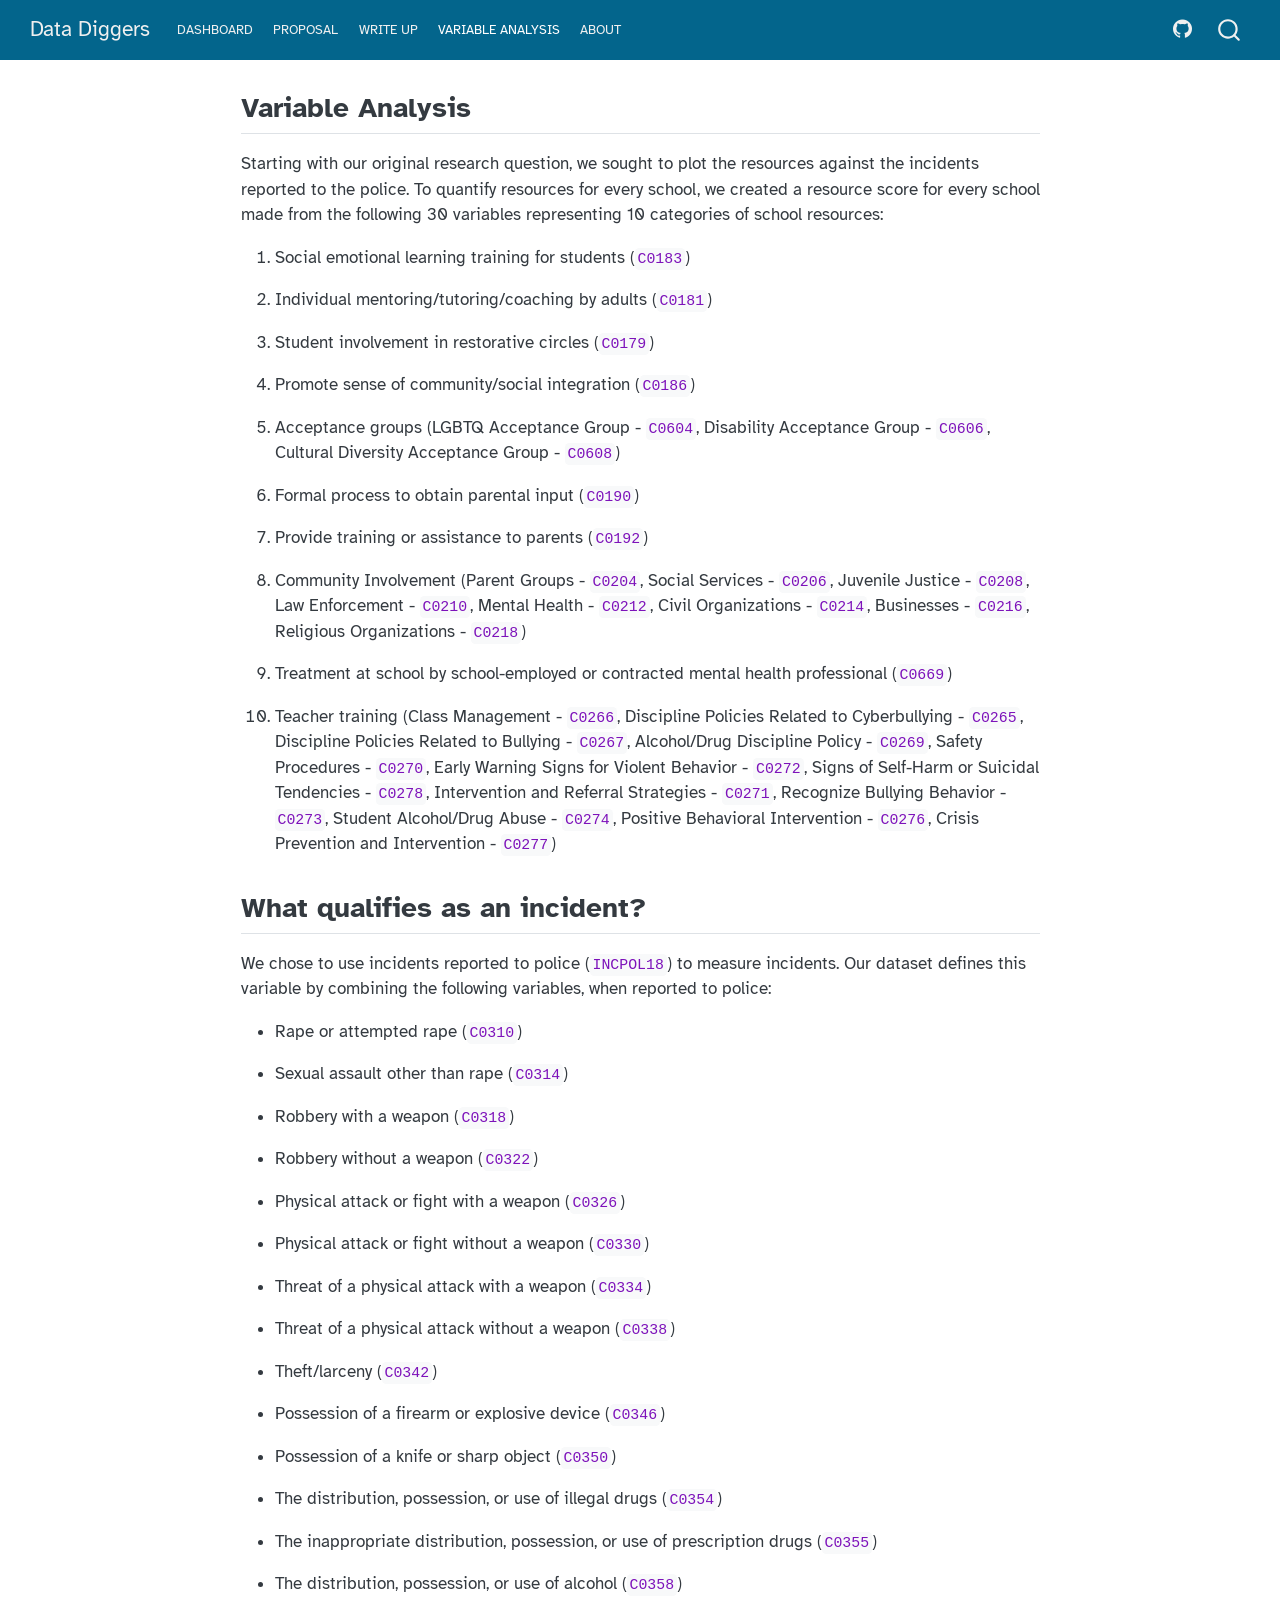
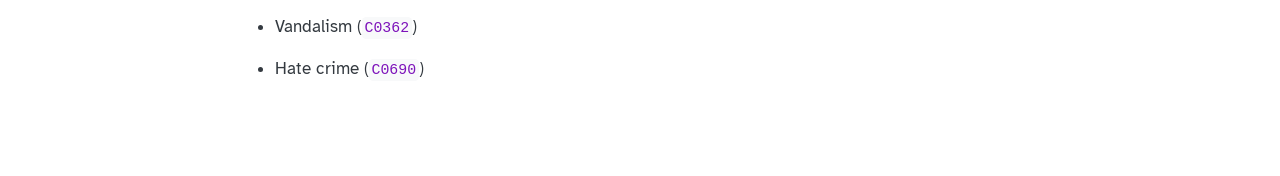
<file: docs/variables.html>
<!DOCTYPE html>
<html xmlns="http://www.w3.org/1999/xhtml" lang="en" xml:lang="en"><head>

<meta charset="utf-8">
<meta name="generator" content="quarto-1.4.526">

<meta name="viewport" content="width=device-width, initial-scale=1.0, user-scalable=yes">


<title>Data Diggers</title>
<style>
code{white-space: pre-wrap;}
span.smallcaps{font-variant: small-caps;}
div.columns{display: flex; gap: min(4vw, 1.5em);}
div.column{flex: auto; overflow-x: auto;}
div.hanging-indent{margin-left: 1.5em; text-indent: -1.5em;}
ul.task-list{list-style: none;}
ul.task-list li input[type="checkbox"] {
  width: 0.8em;
  margin: 0 0.8em 0.2em -1em; /* quarto-specific, see https://github.com/quarto-dev/quarto-cli/issues/4556 */ 
  vertical-align: middle;
}
</style>


<script src="site_libs/quarto-nav/quarto-nav.js"></script>
<script src="site_libs/quarto-nav/headroom.min.js"></script>
<script src="site_libs/clipboard/clipboard.min.js"></script>
<script src="site_libs/quarto-search/autocomplete.umd.js"></script>
<script src="site_libs/quarto-search/fuse.min.js"></script>
<script src="site_libs/quarto-search/quarto-search.js"></script>
<meta name="quarto:offset" content="./">
<script src="site_libs/quarto-html/quarto.js"></script>
<script src="site_libs/quarto-html/popper.min.js"></script>
<script src="site_libs/quarto-html/tippy.umd.min.js"></script>
<script src="site_libs/quarto-html/anchor.min.js"></script>
<link href="site_libs/quarto-html/tippy.css" rel="stylesheet">
<link href="site_libs/quarto-html/quarto-syntax-highlighting.css" rel="stylesheet" id="quarto-text-highlighting-styles">
<script src="site_libs/bootstrap/bootstrap.min.js"></script>
<link href="site_libs/bootstrap/bootstrap-icons.css" rel="stylesheet">
<link href="site_libs/bootstrap/bootstrap.min.css" rel="stylesheet" id="quarto-bootstrap" data-mode="light">
<script id="quarto-search-options" type="application/json">{
  "location": "navbar",
  "copy-button": false,
  "collapse-after": 3,
  "panel-placement": "end",
  "type": "overlay",
  "limit": 50,
  "keyboard-shortcut": [
    "f",
    "/",
    "s"
  ],
  "show-item-context": false,
  "language": {
    "search-no-results-text": "No results",
    "search-matching-documents-text": "matching documents",
    "search-copy-link-title": "Copy link to search",
    "search-hide-matches-text": "Hide additional matches",
    "search-more-match-text": "more match in this document",
    "search-more-matches-text": "more matches in this document",
    "search-clear-button-title": "Clear",
    "search-text-placeholder": "",
    "search-detached-cancel-button-title": "Cancel",
    "search-submit-button-title": "Submit",
    "search-label": "Search"
  }
}</script>


</head>

<body class="nav-fixed fullcontent">

<div id="quarto-search-results"></div>
  <header id="quarto-header" class="headroom fixed-top">
    <nav class="navbar navbar-expand-lg " data-bs-theme="dark">
      <div class="navbar-container container-fluid">
      <div class="navbar-brand-container mx-auto">
    <a class="navbar-brand" href="./index.html">
    <span class="navbar-title">Data Diggers</span>
    </a>
  </div>
            <div id="quarto-search" class="" title="Search"></div>
          <button class="navbar-toggler" type="button" data-bs-toggle="collapse" data-bs-target="#navbarCollapse" aria-controls="navbarCollapse" aria-expanded="false" aria-label="Toggle navigation" onclick="if (window.quartoToggleHeadroom) { window.quartoToggleHeadroom(); }">
  <span class="navbar-toggler-icon"></span>
</button>
          <div class="collapse navbar-collapse" id="navbarCollapse">
            <ul class="navbar-nav navbar-nav-scroll me-auto">
  <li class="nav-item">
    <a class="nav-link" href="./index.html"> 
<span class="menu-text">Dashboard</span></a>
  </li>  
  <li class="nav-item">
    <a class="nav-link" href="./proposal.html"> 
<span class="menu-text">Proposal</span></a>
  </li>  
  <li class="nav-item">
    <a class="nav-link" href="./project.html"> 
<span class="menu-text">Write Up</span></a>
  </li>  
  <li class="nav-item">
    <a class="nav-link active" href="./variables.html" aria-current="page"> 
<span class="menu-text">Variable Analysis</span></a>
  </li>  
  <li class="nav-item">
    <a class="nav-link" href="./about.html"> 
<span class="menu-text">About</span></a>
  </li>  
</ul>
            <ul class="navbar-nav navbar-nav-scroll ms-auto">
  <li class="nav-item compact">
    <a class="nav-link" href="https://github.com/sta113-f23/project-2-data-diggers"> <i class="bi bi-github" role="img">
</i> 
<span class="menu-text"></span></a>
  </li>  
</ul>
          </div> <!-- /navcollapse -->
          <div class="quarto-navbar-tools">
</div>
      </div> <!-- /container-fluid -->
    </nav>
</header>
<!-- content -->
<div id="quarto-content" class="quarto-container page-columns page-rows-contents page-layout-article page-navbar">
<!-- sidebar -->
<!-- margin-sidebar -->
    
<!-- main -->
<main class="content" id="quarto-document-content">




<section id="variable-analysis" class="level2">
<h2 class="anchored" data-anchor-id="variable-analysis">Variable Analysis</h2>
<p>Starting with our original research question, we sought to plot the resources against the incidents reported to the police. To quantify resources for every school, we created a resource score for every school made from the following 30 variables representing 10 categories of school resources:</p>
<ol type="1">
<li><p>Social emotional learning training for students (<code>C0183</code>)&nbsp;</p></li>
<li><p>Individual mentoring/tutoring/coaching by adults (<code>C0181</code>)</p></li>
<li><p>Student involvement in restorative circles (<code>C0179</code>)</p></li>
<li><p>Promote sense of community/social integration (<code>C0186</code>)</p></li>
<li><p>Acceptance groups (LGBTQ Acceptance Group - <code>C0604</code>, Disability Acceptance Group - <code>C0606</code>, Cultural Diversity Acceptance Group - <code>C0608</code>)</p></li>
<li><p>Formal process to obtain parental input (<code>C0190</code>)</p></li>
<li><p>Provide training or assistance to parents (<code>C0192</code>)</p></li>
<li><p>Community Involvement (Parent Groups - <code>C0204</code>, Social Services - <code>C0206</code>, Juvenile Justice - <code>C0208</code>, Law Enforcement - <code>C0210</code>, Mental Health - <code>C0212</code>, Civil Organizations - <code>C0214</code>, Businesses - <code>C0216</code>, Religious Organizations - <code>C0218</code>)&nbsp;</p></li>
<li><p>Treatment at school by school-employed or contracted mental health professional (<code>C0669</code>)</p></li>
<li><p>Teacher training (Class Management - <code>C0266</code>, Discipline Policies Related to Cyberbullying - <code>C0265</code>, Discipline Policies Related to Bullying - <code>C0267</code>, Alcohol/Drug Discipline Policy - <code>C0269</code>, Safety Procedures - <code>C0270</code>, Early Warning Signs for Violent Behavior - <code>C0272</code>, Signs of Self-Harm or Suicidal Tendencies - <code>C0278</code>, Intervention and Referral Strategies - <code>C0271</code>, Recognize Bullying Behavior - <code>C0273</code>, Student Alcohol/Drug Abuse - <code>C0274</code>, Positive Behavioral Intervention - <code>C0276</code>, Crisis Prevention and Intervention - <code>C0277</code>)</p></li>
</ol>
</section>
<section id="what-qualifies-as-an-incident" class="level2">
<h2 class="anchored" data-anchor-id="what-qualifies-as-an-incident">What qualifies as an incident?</h2>
<p>We chose to use incidents reported to police (<code>INCPOL18</code>) to measure incidents. Our dataset defines this variable by combining the following variables, when reported to police:&nbsp;</p>
<ul>
<li><p>Rape or attempted rape (<code>C0310</code>)</p></li>
<li><p>Sexual assault other than rape (<code>C0314</code>)</p></li>
<li><p>Robbery with a weapon (<code>C0318</code>)</p></li>
<li><p>Robbery without a weapon (<code>C0322</code>)</p></li>
<li><p>Physical attack or fight with a weapon (<code>C0326</code>)&nbsp;</p></li>
<li><p>Physical attack or fight without a weapon (<code>C0330</code>)&nbsp;</p></li>
<li><p>Threat of a physical attack with a weapon (<code>C0334</code>)&nbsp;</p></li>
<li><p>Threat of a physical attack without a weapon (<code>C0338</code>)&nbsp;</p></li>
<li><p>Theft/larceny (<code>C0342</code>)</p></li>
<li><p>Possession of a firearm or explosive device (<code>C0346</code>)&nbsp;</p></li>
<li><p>Possession of a knife or sharp object (<code>C0350</code>)</p></li>
<li><p>The distribution, possession, or use of illegal drugs (<code>C0354</code>)&nbsp;</p></li>
<li><p>The inappropriate distribution, possession, or use of prescription drugs (<code>C0355</code>)</p></li>
<li><p>The distribution, possession, or use of alcohol (<code>C0358</code>)&nbsp;</p></li>
<li><p>Vandalism (<code>C0362</code>)</p></li>
<li><p>Hate crime (<code>C0690</code>)</p></li>
</ul>


</section>

</main> <!-- /main -->
<script id="quarto-html-after-body" type="application/javascript">
window.document.addEventListener("DOMContentLoaded", function (event) {
  const toggleBodyColorMode = (bsSheetEl) => {
    const mode = bsSheetEl.getAttribute("data-mode");
    const bodyEl = window.document.querySelector("body");
    if (mode === "dark") {
      bodyEl.classList.add("quarto-dark");
      bodyEl.classList.remove("quarto-light");
    } else {
      bodyEl.classList.add("quarto-light");
      bodyEl.classList.remove("quarto-dark");
    }
  }
  const toggleBodyColorPrimary = () => {
    const bsSheetEl = window.document.querySelector("link#quarto-bootstrap");
    if (bsSheetEl) {
      toggleBodyColorMode(bsSheetEl);
    }
  }
  toggleBodyColorPrimary();  
  const icon = "";
  const anchorJS = new window.AnchorJS();
  anchorJS.options = {
    placement: 'right',
    icon: icon
  };
  anchorJS.add('.anchored');
  const isCodeAnnotation = (el) => {
    for (const clz of el.classList) {
      if (clz.startsWith('code-annotation-')) {                     
        return true;
      }
    }
    return false;
  }
  const clipboard = new window.ClipboardJS('.code-copy-button', {
    text: function(trigger) {
      const codeEl = trigger.previousElementSibling.cloneNode(true);
      for (const childEl of codeEl.children) {
        if (isCodeAnnotation(childEl)) {
          childEl.remove();
        }
      }
      return codeEl.innerText;
    }
  });
  clipboard.on('success', function(e) {
    // button target
    const button = e.trigger;
    // don't keep focus
    button.blur();
    // flash "checked"
    button.classList.add('code-copy-button-checked');
    var currentTitle = button.getAttribute("title");
    button.setAttribute("title", "Copied!");
    let tooltip;
    if (window.bootstrap) {
      button.setAttribute("data-bs-toggle", "tooltip");
      button.setAttribute("data-bs-placement", "left");
      button.setAttribute("data-bs-title", "Copied!");
      tooltip = new bootstrap.Tooltip(button, 
        { trigger: "manual", 
          customClass: "code-copy-button-tooltip",
          offset: [0, -8]});
      tooltip.show();    
    }
    setTimeout(function() {
      if (tooltip) {
        tooltip.hide();
        button.removeAttribute("data-bs-title");
        button.removeAttribute("data-bs-toggle");
        button.removeAttribute("data-bs-placement");
      }
      button.setAttribute("title", currentTitle);
      button.classList.remove('code-copy-button-checked');
    }, 1000);
    // clear code selection
    e.clearSelection();
  });
  function tippyHover(el, contentFn, onTriggerFn, onUntriggerFn) {
    const config = {
      allowHTML: true,
      maxWidth: 500,
      delay: 100,
      arrow: false,
      appendTo: function(el) {
          return el.parentElement;
      },
      interactive: true,
      interactiveBorder: 10,
      theme: 'quarto',
      placement: 'bottom-start',
    };
    if (contentFn) {
      config.content = contentFn;
    }
    if (onTriggerFn) {
      config.onTrigger = onTriggerFn;
    }
    if (onUntriggerFn) {
      config.onUntrigger = onUntriggerFn;
    }
    window.tippy(el, config); 
  }
  const noterefs = window.document.querySelectorAll('a[role="doc-noteref"]');
  for (var i=0; i<noterefs.length; i++) {
    const ref = noterefs[i];
    tippyHover(ref, function() {
      // use id or data attribute instead here
      let href = ref.getAttribute('data-footnote-href') || ref.getAttribute('href');
      try { href = new URL(href).hash; } catch {}
      const id = href.replace(/^#\/?/, "");
      const note = window.document.getElementById(id);
      return note.innerHTML;
    });
  }
  const xrefs = window.document.querySelectorAll('a.quarto-xref');
  const processXRef = (id, note) => {
    // Strip column container classes
    const stripColumnClz = (el) => {
      el.classList.remove("page-full", "page-columns");
      if (el.children) {
        for (const child of el.children) {
          stripColumnClz(child);
        }
      }
    }
    stripColumnClz(note)
    const typesetMath = (el) => {
      if (window.MathJax) {
        // MathJax Typeset
        window.MathJax.typeset([el]);
      } else if (window.katex) {
        // KaTeX Render
        var mathElements = el.getElementsByClassName("math");
        var macros = [];
        for (var i = 0; i < mathElements.length; i++) {
          var texText = mathElements[i].firstChild;
          if (mathElements[i].tagName == "SPAN") {
            window.katex.render(texText.data, mathElements[i], {
              displayMode: mathElements[i].classList.contains('display'),
              throwOnError: false,
              macros: macros,
              fleqn: false
            });
          }
        }
      }
    }
    if (id === null || id.startsWith('sec-')) {
      // Special case sections, only their first couple elements
      const container = document.createElement("div");
      if (note.children && note.children.length > 2) {
        container.appendChild(note.children[0].cloneNode(true));
        for (let i = 1; i < note.children.length; i++) {
          const child = note.children[i];
          if (child.tagName === "P" && child.innerText === "") {
            continue;
          } else {
            container.appendChild(child.cloneNode(true));
            break;
          }
        }
        typesetMath(container);
        return container.innerHTML
      } else {
        typesetMath(note);
        return note.innerHTML;
      }
    } else {
      // Remove any anchor links if they are present
      const anchorLink = note.querySelector('a.anchorjs-link');
      if (anchorLink) {
        anchorLink.remove();
      }
      typesetMath(note);
      return note.innerHTML;
    }
  }
  for (var i=0; i<xrefs.length; i++) {
    const xref = xrefs[i];
    tippyHover(xref, undefined, function(instance) {
      instance.disable();
      let url = xref.getAttribute('href');
      let hash = undefined; 
      if (url.startsWith('#')) {
        hash = url;
      } else {
        try { hash = new URL(url).hash; } catch {}
      }
      if (hash) {
        const id = hash.replace(/^#\/?/, "");
        const note = window.document.getElementById(id);
        if (note !== null) {
          try {
            const html = processXRef(id, note.cloneNode(true));
            instance.setContent(html);
          } finally {
            instance.enable();
            instance.show();
          }
        } else {
          // See if we can fetch this
          fetch(url.split('#')[0])
          .then(res => res.text())
          .then(html => {
            const parser = new DOMParser();
            const htmlDoc = parser.parseFromString(html, "text/html");
            const note = htmlDoc.getElementById(id);
            if (note !== null) {
              const html = processXRef(id, note);
              instance.setContent(html);
            } 
          }).finally(() => {
            instance.enable();
            instance.show();
          });
        }
      } else {
        // See if we can fetch a full url (with no hash to target)
        // This is a special case and we should probably do some content thinning / targeting
        fetch(url)
        .then(res => res.text())
        .then(html => {
          const parser = new DOMParser();
          const htmlDoc = parser.parseFromString(html, "text/html");
          const note = htmlDoc.querySelector('main.content');
          if (note !== null) {
            // This should only happen for chapter cross references
            // (since there is no id in the URL)
            // remove the first header
            if (note.children.length > 0 && note.children[0].tagName === "HEADER") {
              note.children[0].remove();
            }
            const html = processXRef(null, note);
            instance.setContent(html);
          } 
        }).finally(() => {
          instance.enable();
          instance.show();
        });
      }
    }, function(instance) {
    });
  }
      let selectedAnnoteEl;
      const selectorForAnnotation = ( cell, annotation) => {
        let cellAttr = 'data-code-cell="' + cell + '"';
        let lineAttr = 'data-code-annotation="' +  annotation + '"';
        const selector = 'span[' + cellAttr + '][' + lineAttr + ']';
        return selector;
      }
      const selectCodeLines = (annoteEl) => {
        const doc = window.document;
        const targetCell = annoteEl.getAttribute("data-target-cell");
        const targetAnnotation = annoteEl.getAttribute("data-target-annotation");
        const annoteSpan = window.document.querySelector(selectorForAnnotation(targetCell, targetAnnotation));
        const lines = annoteSpan.getAttribute("data-code-lines").split(",");
        const lineIds = lines.map((line) => {
          return targetCell + "-" + line;
        })
        let top = null;
        let height = null;
        let parent = null;
        if (lineIds.length > 0) {
            //compute the position of the single el (top and bottom and make a div)
            const el = window.document.getElementById(lineIds[0]);
            top = el.offsetTop;
            height = el.offsetHeight;
            parent = el.parentElement.parentElement;
          if (lineIds.length > 1) {
            const lastEl = window.document.getElementById(lineIds[lineIds.length - 1]);
            const bottom = lastEl.offsetTop + lastEl.offsetHeight;
            height = bottom - top;
          }
          if (top !== null && height !== null && parent !== null) {
            // cook up a div (if necessary) and position it 
            let div = window.document.getElementById("code-annotation-line-highlight");
            if (div === null) {
              div = window.document.createElement("div");
              div.setAttribute("id", "code-annotation-line-highlight");
              div.style.position = 'absolute';
              parent.appendChild(div);
            }
            div.style.top = top - 2 + "px";
            div.style.height = height + 4 + "px";
            div.style.left = 0;
            let gutterDiv = window.document.getElementById("code-annotation-line-highlight-gutter");
            if (gutterDiv === null) {
              gutterDiv = window.document.createElement("div");
              gutterDiv.setAttribute("id", "code-annotation-line-highlight-gutter");
              gutterDiv.style.position = 'absolute';
              const codeCell = window.document.getElementById(targetCell);
              const gutter = codeCell.querySelector('.code-annotation-gutter');
              gutter.appendChild(gutterDiv);
            }
            gutterDiv.style.top = top - 2 + "px";
            gutterDiv.style.height = height + 4 + "px";
          }
          selectedAnnoteEl = annoteEl;
        }
      };
      const unselectCodeLines = () => {
        const elementsIds = ["code-annotation-line-highlight", "code-annotation-line-highlight-gutter"];
        elementsIds.forEach((elId) => {
          const div = window.document.getElementById(elId);
          if (div) {
            div.remove();
          }
        });
        selectedAnnoteEl = undefined;
      };
        // Handle positioning of the toggle
    window.addEventListener(
      "resize",
      throttle(() => {
        elRect = undefined;
        if (selectedAnnoteEl) {
          selectCodeLines(selectedAnnoteEl);
        }
      }, 10)
    );
    function throttle(fn, ms) {
    let throttle = false;
    let timer;
      return (...args) => {
        if(!throttle) { // first call gets through
            fn.apply(this, args);
            throttle = true;
        } else { // all the others get throttled
            if(timer) clearTimeout(timer); // cancel #2
            timer = setTimeout(() => {
              fn.apply(this, args);
              timer = throttle = false;
            }, ms);
        }
      };
    }
      // Attach click handler to the DT
      const annoteDls = window.document.querySelectorAll('dt[data-target-cell]');
      for (const annoteDlNode of annoteDls) {
        annoteDlNode.addEventListener('click', (event) => {
          const clickedEl = event.target;
          if (clickedEl !== selectedAnnoteEl) {
            unselectCodeLines();
            const activeEl = window.document.querySelector('dt[data-target-cell].code-annotation-active');
            if (activeEl) {
              activeEl.classList.remove('code-annotation-active');
            }
            selectCodeLines(clickedEl);
            clickedEl.classList.add('code-annotation-active');
          } else {
            // Unselect the line
            unselectCodeLines();
            clickedEl.classList.remove('code-annotation-active');
          }
        });
      }
  const findCites = (el) => {
    const parentEl = el.parentElement;
    if (parentEl) {
      const cites = parentEl.dataset.cites;
      if (cites) {
        return {
          el,
          cites: cites.split(' ')
        };
      } else {
        return findCites(el.parentElement)
      }
    } else {
      return undefined;
    }
  };
  var bibliorefs = window.document.querySelectorAll('a[role="doc-biblioref"]');
  for (var i=0; i<bibliorefs.length; i++) {
    const ref = bibliorefs[i];
    const citeInfo = findCites(ref);
    if (citeInfo) {
      tippyHover(citeInfo.el, function() {
        var popup = window.document.createElement('div');
        citeInfo.cites.forEach(function(cite) {
          var citeDiv = window.document.createElement('div');
          citeDiv.classList.add('hanging-indent');
          citeDiv.classList.add('csl-entry');
          var biblioDiv = window.document.getElementById('ref-' + cite);
          if (biblioDiv) {
            citeDiv.innerHTML = biblioDiv.innerHTML;
          }
          popup.appendChild(citeDiv);
        });
        return popup.innerHTML;
      });
    }
  }
});
</script>
</div> <!-- /content -->




</body></html>
</file>
<file: data/README_files/libs/quarto-html/tippy.css>
.tippy-box[data-animation=fade][data-state=hidden]{opacity:0}[data-tippy-root]{max-width:calc(100vw - 10px)}.tippy-box{position:relative;background-color:#333;color:#fff;border-radius:4px;font-size:14px;line-height:1.4;white-space:normal;outline:0;transition-property:transform,visibility,opacity}.tippy-box[data-placement^=top]>.tippy-arrow{bottom:0}.tippy-box[data-placement^=top]>.tippy-arrow:before{bottom:-7px;left:0;border-width:8px 8px 0;border-top-color:initial;transform-origin:center top}.tippy-box[data-placement^=bottom]>.tippy-arrow{top:0}.tippy-box[data-placement^=bottom]>.tippy-arrow:before{top:-7px;left:0;border-width:0 8px 8px;border-bottom-color:initial;transform-origin:center bottom}.tippy-box[data-placement^=left]>.tippy-arrow{right:0}.tippy-box[data-placement^=left]>.tippy-arrow:before{border-width:8px 0 8px 8px;border-left-color:initial;right:-7px;transform-origin:center left}.tippy-box[data-placement^=right]>.tippy-arrow{left:0}.tippy-box[data-placement^=right]>.tippy-arrow:before{left:-7px;border-width:8px 8px 8px 0;border-right-color:initial;transform-origin:center right}.tippy-box[data-inertia][data-state=visible]{transition-timing-function:cubic-bezier(.54,1.5,.38,1.11)}.tippy-arrow{width:16px;height:16px;color:#333}.tippy-arrow:before{content:"";position:absolute;border-color:transparent;border-style:solid}.tippy-content{position:relative;padding:5px 9px;z-index:1}
</file>
<file: data/README_files/libs/quarto-html/quarto-syntax-highlighting.css>
/* quarto syntax highlight colors */
:root {
  --quarto-hl-ot-color: #003B4F;
  --quarto-hl-at-color: #657422;
  --quarto-hl-ss-color: #20794D;
  --quarto-hl-an-color: #5E5E5E;
  --quarto-hl-fu-color: #4758AB;
  --quarto-hl-st-color: #20794D;
  --quarto-hl-cf-color: #003B4F;
  --quarto-hl-op-color: #5E5E5E;
  --quarto-hl-er-color: #AD0000;
  --quarto-hl-bn-color: #AD0000;
  --quarto-hl-al-color: #AD0000;
  --quarto-hl-va-color: #111111;
  --quarto-hl-bu-color: inherit;
  --quarto-hl-ex-color: inherit;
  --quarto-hl-pp-color: #AD0000;
  --quarto-hl-in-color: #5E5E5E;
  --quarto-hl-vs-color: #20794D;
  --quarto-hl-wa-color: #5E5E5E;
  --quarto-hl-do-color: #5E5E5E;
  --quarto-hl-im-color: #00769E;
  --quarto-hl-ch-color: #20794D;
  --quarto-hl-dt-color: #AD0000;
  --quarto-hl-fl-color: #AD0000;
  --quarto-hl-co-color: #5E5E5E;
  --quarto-hl-cv-color: #5E5E5E;
  --quarto-hl-cn-color: #8f5902;
  --quarto-hl-sc-color: #5E5E5E;
  --quarto-hl-dv-color: #AD0000;
  --quarto-hl-kw-color: #003B4F;
}

/* other quarto variables */
:root {
  --quarto-font-monospace: SFMono-Regular, Menlo, Monaco, Consolas, "Liberation Mono", "Courier New", monospace;
}

pre > code.sourceCode > span {
  color: #003B4F;
}

code span {
  color: #003B4F;
}

code.sourceCode > span {
  color: #003B4F;
}

div.sourceCode,
div.sourceCode pre.sourceCode {
  color: #003B4F;
}

code span.ot {
  color: #003B4F;
  font-style: inherit;
}

code span.at {
  color: #657422;
  font-style: inherit;
}

code span.ss {
  color: #20794D;
  font-style: inherit;
}

code span.an {
  color: #5E5E5E;
  font-style: inherit;
}

code span.fu {
  color: #4758AB;
  font-style: inherit;
}

code span.st {
  color: #20794D;
  font-style: inherit;
}

code span.cf {
  color: #003B4F;
  font-style: inherit;
}

code span.op {
  color: #5E5E5E;
  font-style: inherit;
}

code span.er {
  color: #AD0000;
  font-style: inherit;
}

code span.bn {
  color: #AD0000;
  font-style: inherit;
}

code span.al {
  color: #AD0000;
  font-style: inherit;
}

code span.va {
  color: #111111;
  font-style: inherit;
}

code span.bu {
  font-style: inherit;
}

code span.ex {
  font-style: inherit;
}

code span.pp {
  color: #AD0000;
  font-style: inherit;
}

code span.in {
  color: #5E5E5E;
  font-style: inherit;
}

code span.vs {
  color: #20794D;
  font-style: inherit;
}

code span.wa {
  color: #5E5E5E;
  font-style: italic;
}

code span.do {
  color: #5E5E5E;
  font-style: italic;
}

code span.im {
  color: #00769E;
  font-style: inherit;
}

code span.ch {
  color: #20794D;
  font-style: inherit;
}

code span.dt {
  color: #AD0000;
  font-style: inherit;
}

code span.fl {
  color: #AD0000;
  font-style: inherit;
}

code span.co {
  color: #5E5E5E;
  font-style: inherit;
}

code span.cv {
  color: #5E5E5E;
  font-style: italic;
}

code span.cn {
  color: #8f5902;
  font-style: inherit;
}

code span.sc {
  color: #5E5E5E;
  font-style: inherit;
}

code span.dv {
  color: #AD0000;
  font-style: inherit;
}

code span.kw {
  color: #003B4F;
  font-style: inherit;
}

.prevent-inlining {
  content: "</";
}

/*# sourceMappingURL=debc5d5d77c3f9108843748ff7464032.css.map */
</file>
<file: docs/site_libs/quarto-html/tippy.css>
.tippy-box[data-animation=fade][data-state=hidden]{opacity:0}[data-tippy-root]{max-width:calc(100vw - 10px)}.tippy-box{position:relative;background-color:#333;color:#fff;border-radius:4px;font-size:14px;line-height:1.4;white-space:normal;outline:0;transition-property:transform,visibility,opacity}.tippy-box[data-placement^=top]>.tippy-arrow{bottom:0}.tippy-box[data-placement^=top]>.tippy-arrow:before{bottom:-7px;left:0;border-width:8px 8px 0;border-top-color:initial;transform-origin:center top}.tippy-box[data-placement^=bottom]>.tippy-arrow{top:0}.tippy-box[data-placement^=bottom]>.tippy-arrow:before{top:-7px;left:0;border-width:0 8px 8px;border-bottom-color:initial;transform-origin:center bottom}.tippy-box[data-placement^=left]>.tippy-arrow{right:0}.tippy-box[data-placement^=left]>.tippy-arrow:before{border-width:8px 0 8px 8px;border-left-color:initial;right:-7px;transform-origin:center left}.tippy-box[data-placement^=right]>.tippy-arrow{left:0}.tippy-box[data-placement^=right]>.tippy-arrow:before{left:-7px;border-width:8px 8px 8px 0;border-right-color:initial;transform-origin:center right}.tippy-box[data-inertia][data-state=visible]{transition-timing-function:cubic-bezier(.54,1.5,.38,1.11)}.tippy-arrow{width:16px;height:16px;color:#333}.tippy-arrow:before{content:"";position:absolute;border-color:transparent;border-style:solid}.tippy-content{position:relative;padding:5px 9px;z-index:1}
</file>
<file: docs/site_libs/quarto-html/quarto-syntax-highlighting.css>
/* quarto syntax highlight colors */
:root {
  --quarto-hl-ot-color: #003B4F;
  --quarto-hl-at-color: #657422;
  --quarto-hl-ss-color: #20794D;
  --quarto-hl-an-color: #5E5E5E;
  --quarto-hl-fu-color: #4758AB;
  --quarto-hl-st-color: #20794D;
  --quarto-hl-cf-color: #003B4F;
  --quarto-hl-op-color: #5E5E5E;
  --quarto-hl-er-color: #AD0000;
  --quarto-hl-bn-color: #AD0000;
  --quarto-hl-al-color: #AD0000;
  --quarto-hl-va-color: #111111;
  --quarto-hl-bu-color: inherit;
  --quarto-hl-ex-color: inherit;
  --quarto-hl-pp-color: #AD0000;
  --quarto-hl-in-color: #5E5E5E;
  --quarto-hl-vs-color: #20794D;
  --quarto-hl-wa-color: #5E5E5E;
  --quarto-hl-do-color: #5E5E5E;
  --quarto-hl-im-color: #00769E;
  --quarto-hl-ch-color: #20794D;
  --quarto-hl-dt-color: #AD0000;
  --quarto-hl-fl-color: #AD0000;
  --quarto-hl-co-color: #5E5E5E;
  --quarto-hl-cv-color: #5E5E5E;
  --quarto-hl-cn-color: #8f5902;
  --quarto-hl-sc-color: #5E5E5E;
  --quarto-hl-dv-color: #AD0000;
  --quarto-hl-kw-color: #003B4F;
}

/* other quarto variables */
:root {
  --quarto-font-monospace: SFMono-Regular, Menlo, Monaco, Consolas, "Liberation Mono", "Courier New", monospace;
}

pre > code.sourceCode > span {
  color: #003B4F;
}

code span {
  color: #003B4F;
}

code.sourceCode > span {
  color: #003B4F;
}

div.sourceCode,
div.sourceCode pre.sourceCode {
  color: #003B4F;
}

code span.ot {
  color: #003B4F;
  font-style: inherit;
}

code span.at {
  color: #657422;
  font-style: inherit;
}

code span.ss {
  color: #20794D;
  font-style: inherit;
}

code span.an {
  color: #5E5E5E;
  font-style: inherit;
}

code span.fu {
  color: #4758AB;
  font-style: inherit;
}

code span.st {
  color: #20794D;
  font-style: inherit;
}

code span.cf {
  color: #003B4F;
  font-style: inherit;
}

code span.op {
  color: #5E5E5E;
  font-style: inherit;
}

code span.er {
  color: #AD0000;
  font-style: inherit;
}

code span.bn {
  color: #AD0000;
  font-style: inherit;
}

code span.al {
  color: #AD0000;
  font-style: inherit;
}

code span.va {
  color: #111111;
  font-style: inherit;
}

code span.bu {
  font-style: inherit;
}

code span.ex {
  font-style: inherit;
}

code span.pp {
  color: #AD0000;
  font-style: inherit;
}

code span.in {
  color: #5E5E5E;
  font-style: inherit;
}

code span.vs {
  color: #20794D;
  font-style: inherit;
}

code span.wa {
  color: #5E5E5E;
  font-style: italic;
}

code span.do {
  color: #5E5E5E;
  font-style: italic;
}

code span.im {
  color: #00769E;
  font-style: inherit;
}

code span.ch {
  color: #20794D;
  font-style: inherit;
}

code span.dt {
  color: #AD0000;
  font-style: inherit;
}

code span.fl {
  color: #AD0000;
  font-style: inherit;
}

code span.co {
  color: #5E5E5E;
  font-style: inherit;
}

code span.cv {
  color: #5E5E5E;
  font-style: italic;
}

code span.cn {
  color: #8f5902;
  font-style: inherit;
}

code span.sc {
  color: #5E5E5E;
  font-style: inherit;
}

code span.dv {
  color: #AD0000;
  font-style: inherit;
}

code span.kw {
  color: #003B4F;
  font-style: inherit;
}

.prevent-inlining {
  content: "</";
}

/*# sourceMappingURL=debc5d5d77c3f9108843748ff7464032.css.map */
</file>
